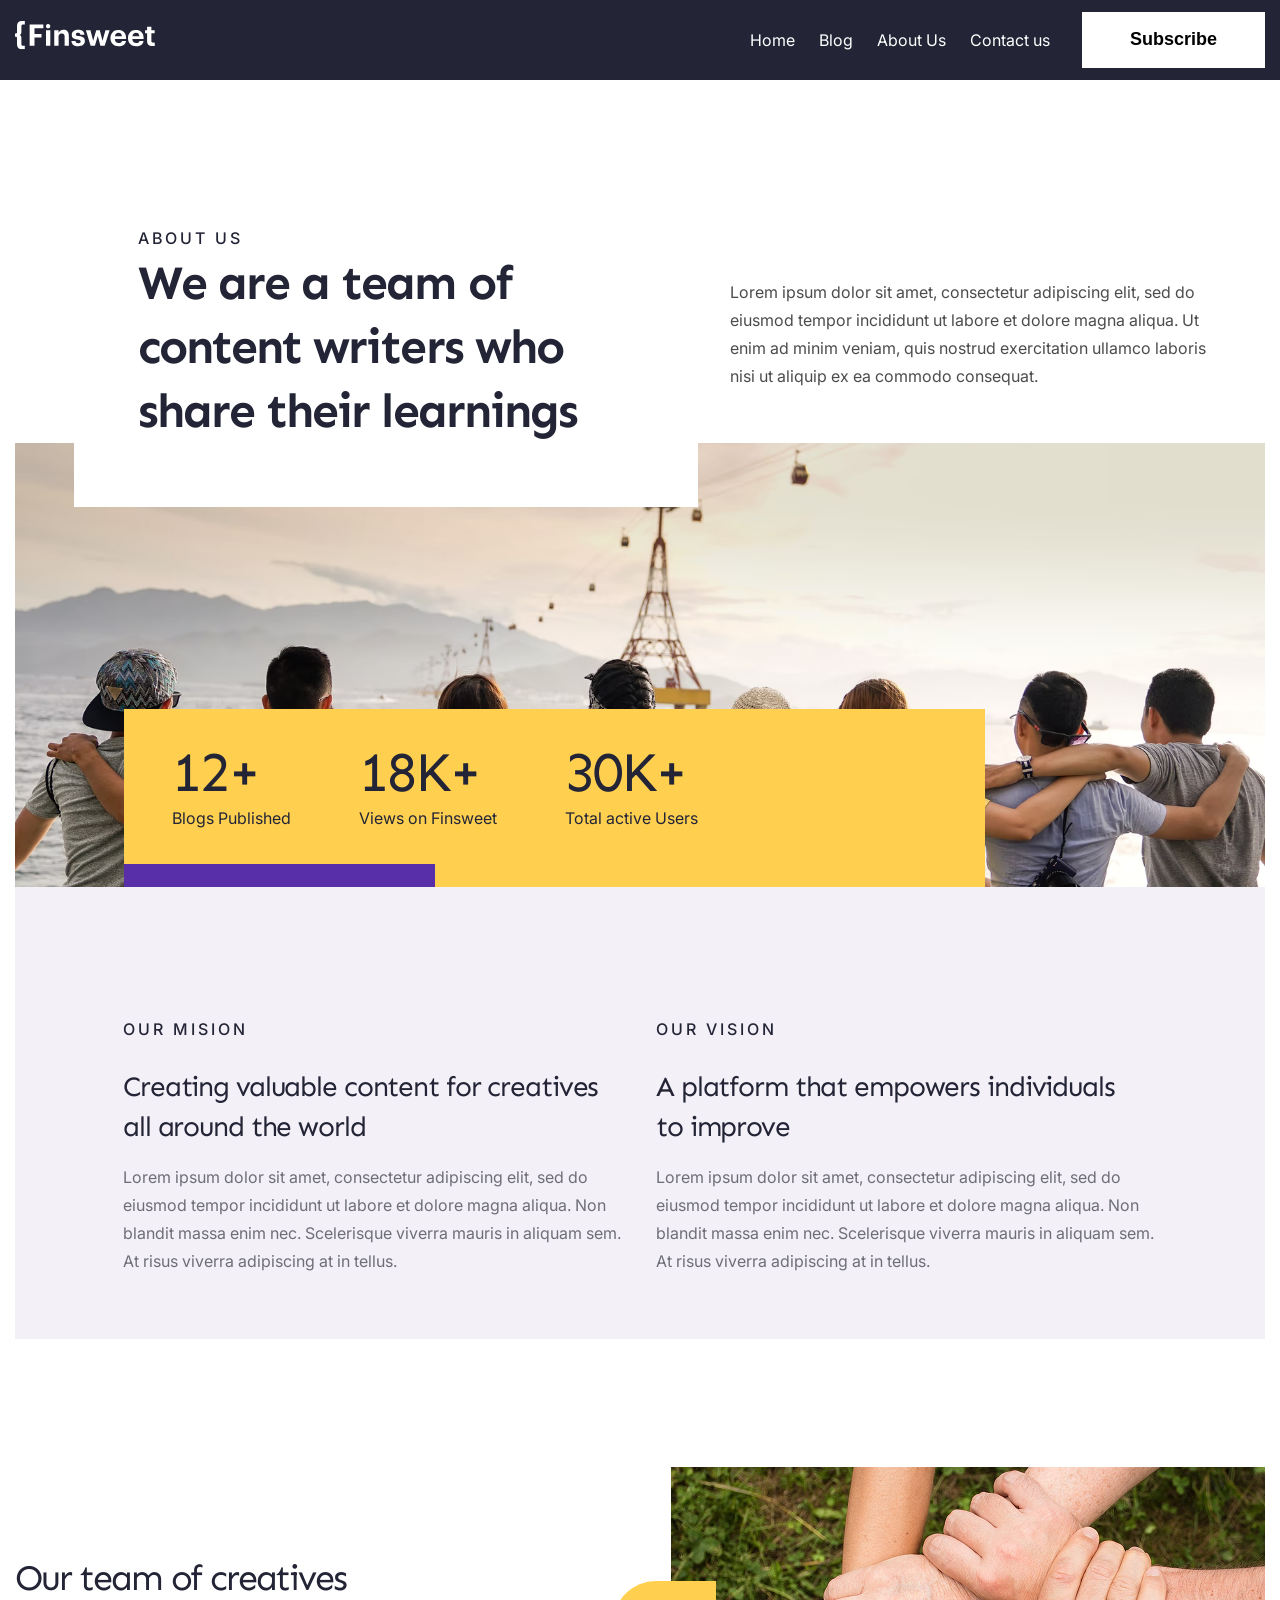
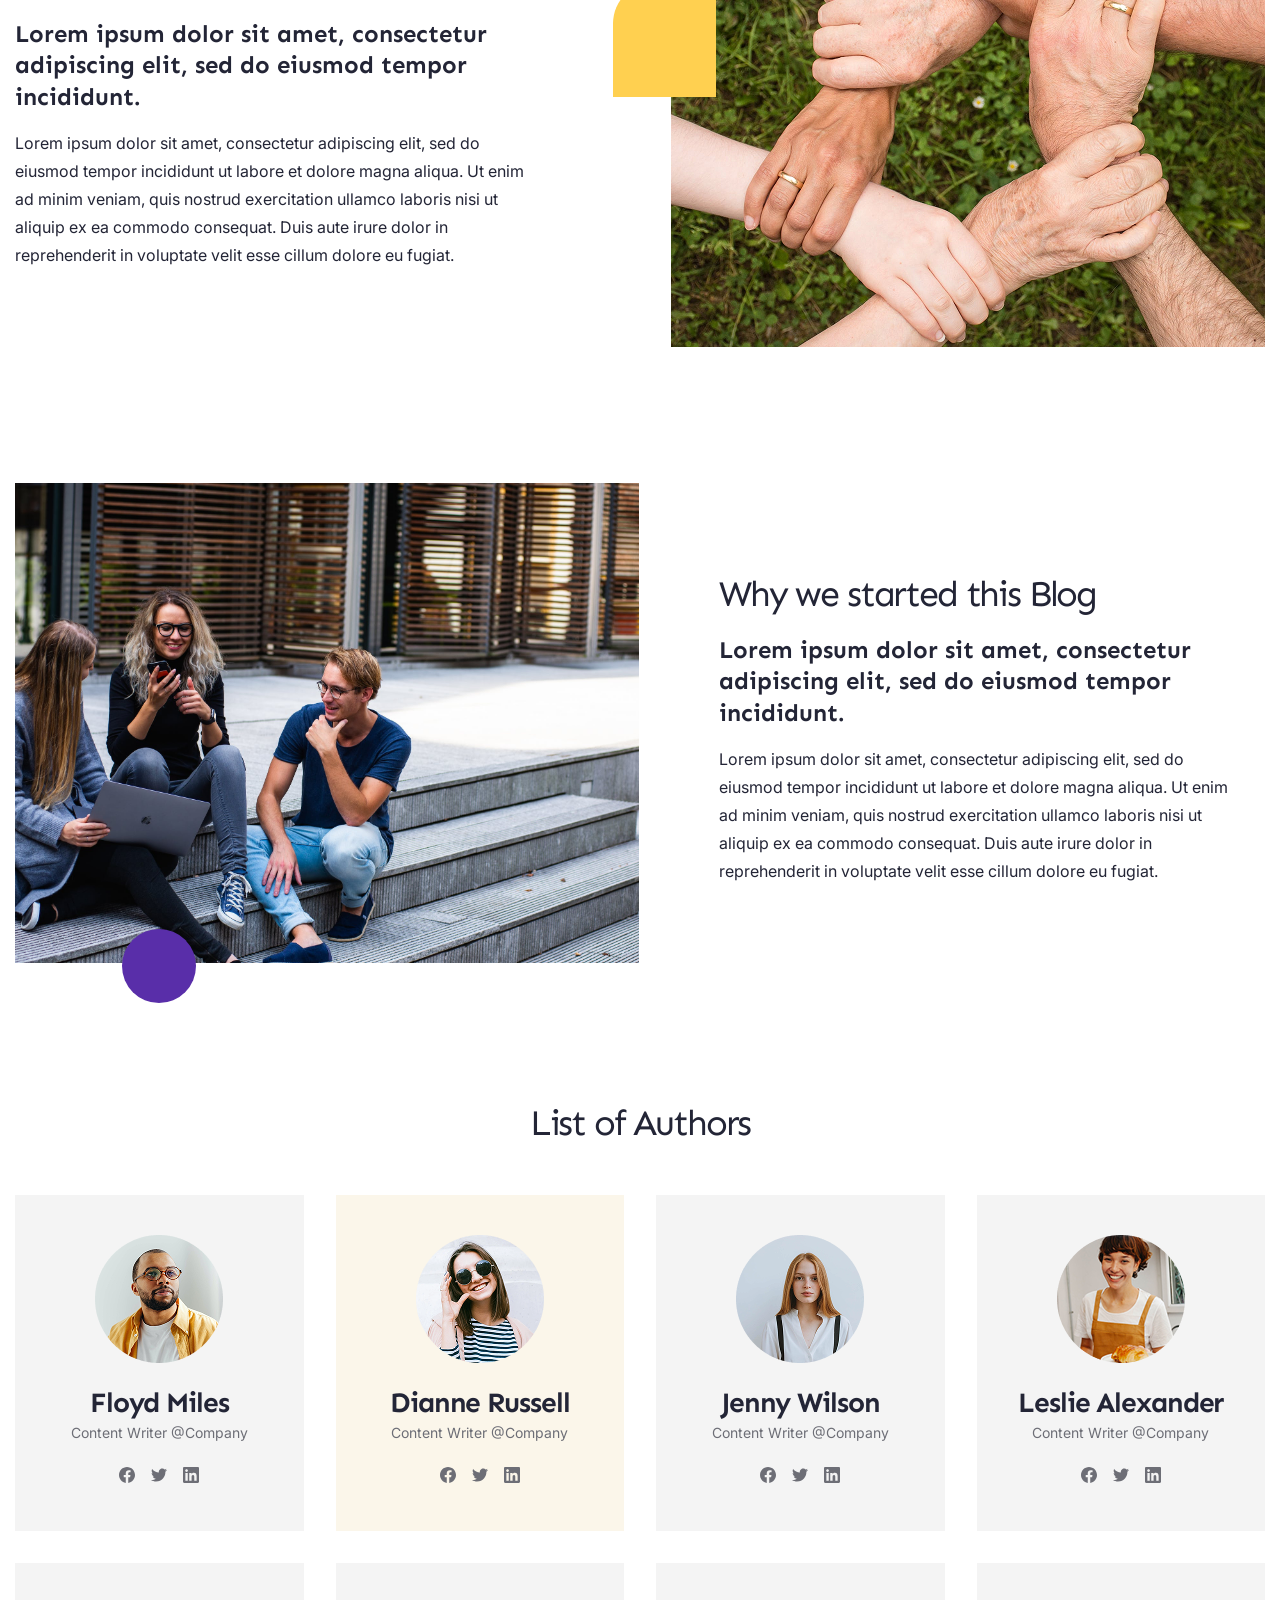
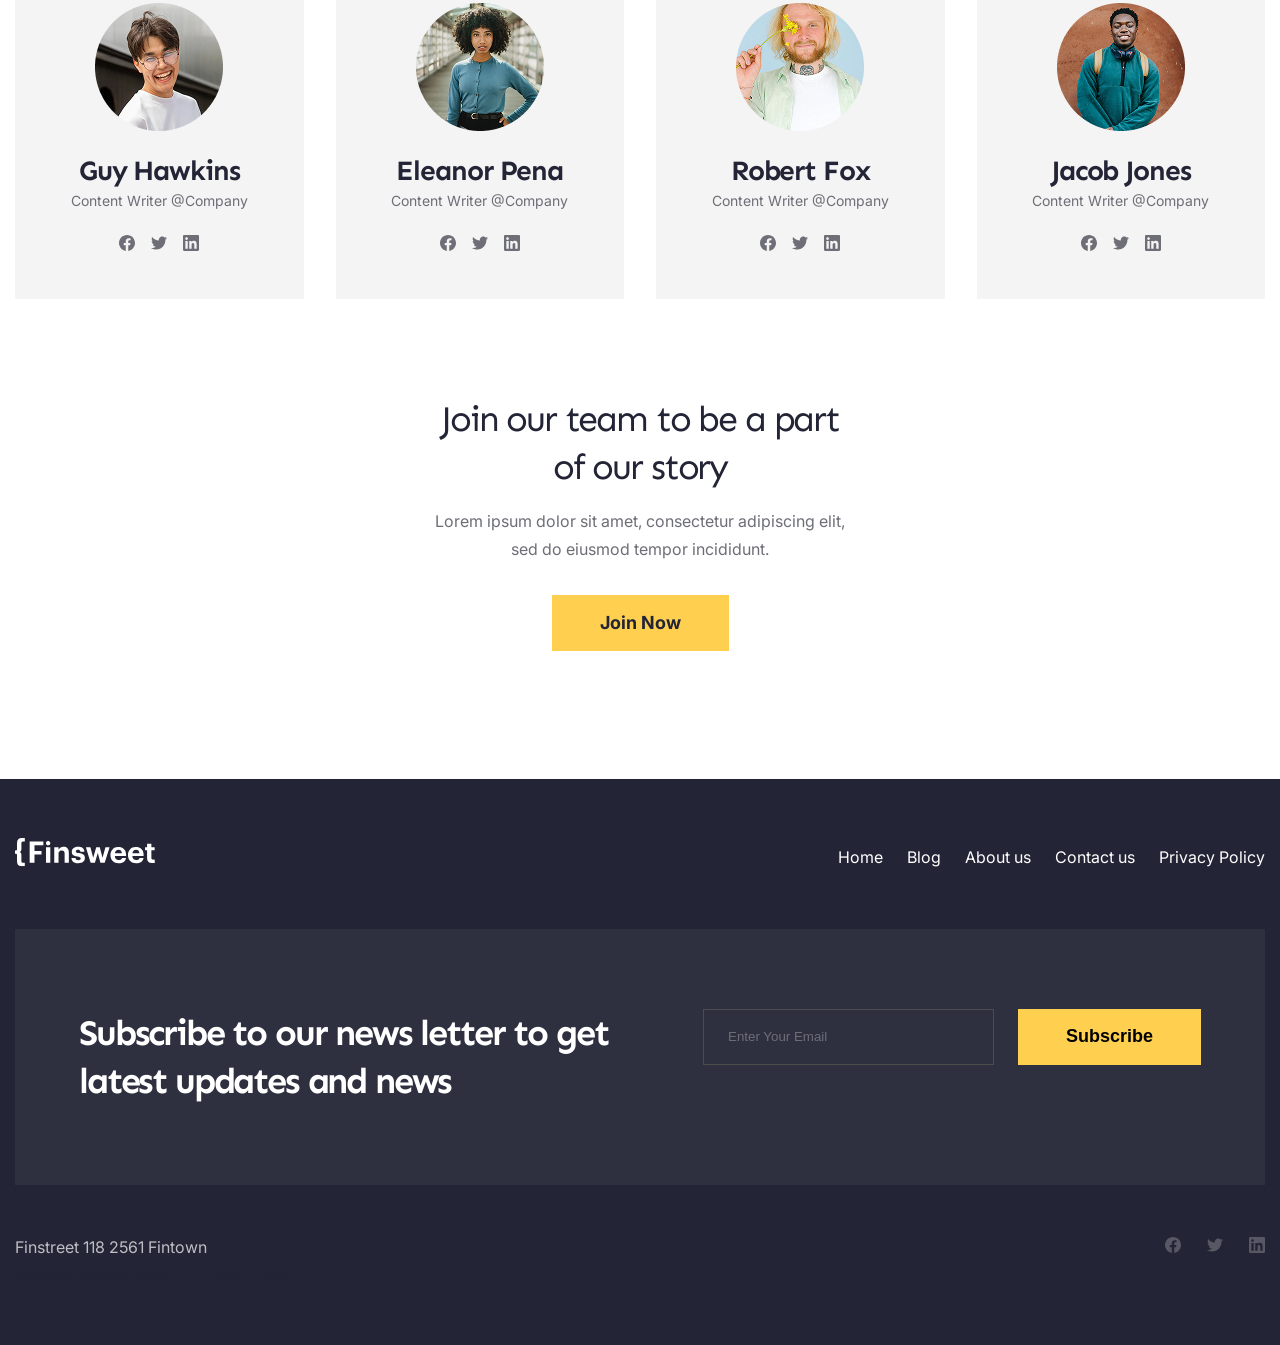
<file: about-us.html>
<!DOCTYPE html>
<html lang="en">

<head>
    <meta charset="UTF-8">
    <meta name="viewport" content="width=device-width, initial-scale=1.0">
    <title>About Us</title>

    <link rel="preconnect" href="https://fonts.googleapis.com">
    <link rel="preconnect" href="https://fonts.gstatic.com" crossorigin>
    <link
        href="https://fonts.googleapis.com/css2?family=Inter:opsz,wght@14..32,100..900&family=Sen:wght@700&display=swap"
        rel="stylesheet">

    <link rel="stylesheet" href="./css/reset.css">
    <link rel="stylesheet" href="./css/style.css">

</head>

<body>

    <div class="wrapper">
        <header class="header">
            <div class="container">
                <a href="https://the-real-webmaster.github.io/finsweet/" class="logo">
                    <img src="./img/logo.svg" alt="" class="logo__img">
                </a>

                <nav class="header__menu">
                    <ul class="header__menu-list">
                        <li class="header__menu-item">
                            <a href="https://the-real-webmaster.github.io/finsweet/" class="header__menu-link">Home</a>
                        </li>
                        <li class="header__menu-item">
                            <a href="https://the-real-webmaster.github.io/finsweet/blog.html" class="header__menu-link">Blog</a>
                        </li>
                        <li class="header__menu-item">
                            <a href="#" class="header__menu-link">About Us</a>
                        </li>
                        <li class="header__menu-item">
                            <a href="https://the-real-webmaster.github.io/finsweet/contact.html" class="header__menu-link">Contact us</a>
                        </li>
                    </ul>
                    <button class="btn header__btn">Subscribe</button>
                </nav>
                <button class="header__menu-btn"><span class="header__menu-line"></span></button>
            </div>
        </header>

        <main class="main">
            <section class="about-us section-wrapper">
                <div class="container">
                    <div class="about-us__first">
                        <div class="about-us__first-inner">
                            <span class="about-us__subtitle">ABOUT US</span>
                            <h1 class="about-us__first-title">We are a team of content writers who share their learnings
                            </h1>
                        </div>
                        <p class="about-us__first-txt">Lorem ipsum dolor sit amet, consectetur adipiscing elit, sed do
                            eiusmod tempor incididunt ut labore et dolore magna aliqua. Ut enim ad minim veniam, quis
                            nostrud exercitation ullamco laboris nisi ut aliquip ex ea commodo consequat.</p>
                    </div>
                    <div class="about-us__second">
                        <div class="about-us__second-inner">
                            <dl class="about-us__list">
                                <div class="about-us__list-item">
                                    <dt class="about-us__list-title">12+</dt>
                                    <dd class="about-us__list-text">Blogs Published</dd>
                                </div>
                                <div class="about-us__list-item">
                                    <dt class="about-us__list-title">18K+</dt>
                                    <dd class="about-us__list-text">Views on Finsweet</dd>
                                </div>
                                <div class="about-us__list-item">
                                    <dt class="about-us__list-title">30K+</dt>
                                    <dd class="about-us__list-text">Total active Users</dd>
                                </div>
                            </dl>
                            <div class="about-us__second-lines lines">
                                <div class="line__yellow"></div>
                                <div class="line__purple"></div>
                            </div>
                        </div>
                    </div>
                    <div class="about-us__third">
                        <div class="about-us__third-one">
                            <span class="about-us__subtitle">Our mision</span>
                            <h2 class="about-us__third-title">Creating valuable content for creatives all around the
                                world</h2>
                            <p class="about-us__third-txt">Lorem ipsum dolor sit amet, consectetur adipiscing elit, sed
                                do eiusmod tempor incididunt ut labore et dolore magna aliqua. Non blandit massa enim
                                nec. Scelerisque viverra mauris in aliquam sem. At risus viverra adipiscing at in
                                tellus.</p>
                        </div>
                        <div class="about-us__third-two">
                            <span class="about-us__subtitle">Our Vision</span>
                            <h2 class="about-us__third-title">A platform that empowers individuals to improve</h2>
                            <p class="about-us__third-txt">Lorem ipsum dolor sit amet, consectetur adipiscing elit, sed
                                do eiusmod tempor incididunt ut labore et dolore magna aliqua. Non blandit massa enim
                                nec. Scelerisque viverra mauris in aliquam sem. At risus viverra adipiscing at in
                                tellus.</p>
                        </div>
                    </div>
                </div>
            </section>

            <section class="our-team section-wrapper">
                <div class="container">
                    <div class="our-team__inner">
                        <div class="our-team__text-wrapper">
                            <h2 class="our-team__title section__title">Our team of creatives</h2>
                            <p class="our-team__text">Lorem ipsum dolor sit amet, consectetur adipiscing elit, sed do eiusmod tempor incididunt.</p>
                            <p class="our-team__subtext">Lorem ipsum dolor sit amet, consectetur adipiscing elit, sed do eiusmod tempor incididunt ut labore et dolore magna aliqua. Ut enim ad minim veniam, quis nostrud exercitation ullamco laboris nisi ut aliquip ex ea commodo consequat. Duis aute irure dolor in reprehenderit in voluptate velit esse cillum dolore eu fugiat.</p>
                        </div>
                        <div class="our-team__img-wrapper"><img src="./img/our-team-1.jpg" alt="" class="our-team__image"></div>
                    </div>
                    <div class="our-team__inner our-team__inner--second">
                        <div class="our-team__image-wrapper"><img src="./img/our-team-2.jpg" alt="" class="our-team__image"></div>
                        <div class="our-team__text-wrapper">
                            <h2 class="our-team__title section__title">Why we started this Blog</h2>
                            <p class="our-team__text">Lorem ipsum dolor sit amet, consectetur adipiscing elit, sed do eiusmod tempor incididunt.</p>
                            <p class="our-team__subtext">Lorem ipsum dolor sit amet, consectetur adipiscing elit, sed do eiusmod tempor incididunt ut labore et dolore magna aliqua. Ut enim ad minim veniam, quis nostrud exercitation ullamco laboris nisi ut aliquip ex ea commodo consequat. Duis aute irure dolor in reprehenderit in voluptate velit esse cillum dolore eu fugiat.</p>
                        </div>
                    </div>
                </div>
            </section>

            <section class="author section-wrapper">
                <div class="container">
                    <h2 class="author__title section__title">List of Authors</h2>
                    <ul class="author__list">
                        <li class="author__list-item">
                            <img src="./img/author-1.png" alt="" class="author__list-image">
                            <a href="#" class="author__list-link">Floyd Miles</a>
                            <p class="author__list-text">Content Writer @Company</p>
                            <ul class="author__socials">
                                <li class="author__socials-item">
                                    <a href="#" target="_blank" rel="noopener noreferrer" class="author__socials-link">
                                        <img src="./img/facebook.svg" alt="" class="author__socials-image">
                                    </a>
                                </li>
                                <li class="author__socials-item">
                                    <a href="#" target="_blank" rel="noopener noreferrer" class="author__socials-link">
                                        <img src="./img/twitter.svg" alt="" class="author__socials-image">
                                    </a>
                                </li>
                                <li class="author__socials-item">
                                    <a href="#" target="_blank" rel="noopener noreferrer" class="author__socials-link">
                                        <img src="./img/linkedin.svg" alt="" class="author__socials-image">
                                    </a>
                                </li>
                            </ul>
                        </li>
                        <li class="author__list-item">
                            <img src="./img/author-2.png" alt="" class="author__list-image">
                            <a href="#" class="author__list-link">Dianne Russell</a>
                            <p class="author__list-text">Content Writer @Company</p>
                            <ul class="author__socials">
                                <li class="author__socials-item">
                                    <a href="#" target="_blank" rel="noopener noreferrer" class="author__socials-link">
                                        <img src="./img/facebook.svg" alt="" class="author__socials-image">
                                    </a>
                                </li>
                                <li class="author__socials-item">
                                    <a href="#" target="_blank" rel="noopener noreferrer" class="author__socials-link">
                                        <img src="./img/twitter.svg" alt="" class="author__socials-image">
                                    </a>
                                </li>
                                <li class="author__socials-item">
                                    <a href="#" target="_blank" rel="noopener noreferrer" class="author__socials-link">
                                        <img src="./img/linkedin.svg" alt="" class="author__socials-image">
                                    </a>
                                </li>
                            </ul>
                        </li>
                        <li class="author__list-item">
                            <img src="./img/author-3.png" alt="" class="author__list-image">
                            <a href="#" class="author__list-link">Jenny Wilson</a>
                            <p class="author__list-text">Content Writer @Company</p>
                            <ul class="author__socials">
                                <li class="author__socials-item">
                                    <a href="#" target="_blank" rel="noopener noreferrer" class="author__socials-link">
                                        <img src="./img/facebook.svg" alt="" class="author__socials-image">
                                    </a>
                                </li>
                                <li class="author__socials-item">
                                    <a href="#" target="_blank" rel="noopener noreferrer" class="author__socials-link">
                                        <img src="./img/twitter.svg" alt="" class="author__socials-image">
                                    </a>
                                </li>
                                <li class="author__socials-item">
                                    <a href="#" target="_blank" rel="noopener noreferrer" class="author__socials-link">
                                        <img src="./img/linkedin.svg" alt="" class="author__socials-image">
                                    </a>
                                </li>
                            </ul>
                        </li>
                        <li class="author__list-item">
                            <img src="./img/author-4.png" alt="" class="author__list-image">
                            <a href="#" class="author__list-link">Leslie Alexander</a>
                            <p class="author__list-text">Content Writer @Company</p>
                            <ul class="author__socials">
                                <li class="author__socials-item">
                                    <a href="#" target="_blank" rel="noopener noreferrer" class="author__socials-link">
                                        <img src="./img/facebook.svg" alt="" class="author__socials-image">
                                    </a>
                                </li>
                                <li class="author__socials-item">
                                    <a href="#" target="_blank" rel="noopener noreferrer" class="author__socials-link">
                                        <img src="./img/twitter.svg" alt="" class="author__socials-image">
                                    </a>
                                </li>
                                <li class="author__socials-item">
                                    <a href="#" target="_blank" rel="noopener noreferrer" class="author__socials-link">
                                        <img src="./img/linkedin.svg" alt="" class="author__socials-image">
                                    </a>
                                </li>
                            </ul>
                        </li>
                        <li class="author__list-item">
                            <img src="./img/author-5.png" alt="" class="author__list-image">
                            <a href="#" class="author__list-link">Guy Hawkins</a>
                            <p class="author__list-text">Content Writer @Company</p>
                            <ul class="author__socials">
                                <li class="author__socials-item">
                                    <a href="#" target="_blank" rel="noopener noreferrer" class="author__socials-link">
                                        <img src="./img/facebook.svg" alt="" class="author__socials-image">
                                    </a>
                                </li>
                                <li class="author__socials-item">
                                    <a href="#" target="_blank" rel="noopener noreferrer" class="author__socials-link">
                                        <img src="./img/twitter.svg" alt="" class="author__socials-image">
                                    </a>
                                </li>
                                <li class="author__socials-item">
                                    <a href="#" target="_blank" rel="noopener noreferrer" class="author__socials-link">
                                        <img src="./img/linkedin.svg" alt="" class="author__socials-image">
                                    </a>
                                </li>
                            </ul>
                        </li>
                        <li class="author__list-item">
                            <img src="./img/author-6.png" alt="" class="author__list-image">
                            <a href="#" class="author__list-link">Eleanor Pena</a>
                            <p class="author__list-text">Content Writer @Company</p>
                            <ul class="author__socials">
                                <li class="author__socials-item">
                                    <a href="#" target="_blank" rel="noopener noreferrer" class="author__socials-link">
                                        <img src="./img/facebook.svg" alt="" class="author__socials-image">
                                    </a>
                                </li>
                                <li class="author__socials-item">
                                    <a href="#" target="_blank" rel="noopener noreferrer" class="author__socials-link">
                                        <img src="./img/twitter.svg" alt="" class="author__socials-image">
                                    </a>
                                </li>
                                <li class="author__socials-item">
                                    <a href="#" target="_blank" rel="noopener noreferrer" class="author__socials-link">
                                        <img src="./img/linkedin.svg" alt="" class="author__socials-image">
                                    </a>
                                </li>
                            </ul>
                        </li>
                        <li class="author__list-item">
                            <img src="./img/author-7.png" alt="" class="author__list-image">
                            <a href="#" class="author__list-link">Robert Fox</a>
                            <p class="author__list-text">Content Writer @Company</p>
                            <ul class="author__socials">
                                <li class="author__socials-item">
                                    <a href="#" target="_blank" rel="noopener noreferrer" class="author__socials-link">
                                        <img src="./img/facebook.svg" alt="" class="author__socials-image">
                                    </a>
                                </li>
                                <li class="author__socials-item">
                                    <a href="#" target="_blank" rel="noopener noreferrer" class="author__socials-link">
                                        <img src="./img/twitter.svg" alt="" class="author__socials-image">
                                    </a>
                                </li>
                                <li class="author__socials-item">
                                    <a href="#" target="_blank" rel="noopener noreferrer" class="author__socials-link">
                                        <img src="./img/linkedin.svg" alt="" class="author__socials-image">
                                    </a>
                                </li>
                            </ul>
                        </li>
                        <li class="author__list-item">
                            <img src="./img/author-8.png" alt="" class="author__list-image">
                            <a href="#" class="author__list-link">Jacob Jones</a>
                            <p class="author__list-text">Content Writer @Company</p>
                            <ul class="author__socials">
                                <li class="author__socials-item">
                                    <a href="#" target="_blank" rel="noopener noreferrer" class="author__socials-link">
                                        <img src="./img/facebook.svg" alt="" class="author__socials-image">
                                    </a>
                                </li>
                                <li class="author__socials-item">
                                    <a href="#" target="_blank" rel="noopener noreferrer" class="author__socials-link">
                                        <img src="./img/twitter.svg" alt="" class="author__socials-image">
                                    </a>
                                </li>
                                <li class="author__socials-item">
                                    <a href="#" target="_blank" rel="noopener noreferrer" class="author__socials-link">
                                        <img src="./img/linkedin.svg" alt="" class="author__socials-image">
                                    </a>
                                </li>
                            </ul>
                        </li>
                    </ul>
                </div>
            </section>

            <section class="join section-wrapper">
                <div class="container">
                    <div class="join__inner">
                        <h2 class="join__title section__title">Join our team to be a part of our story</h2>
                        <p class="join__text">Lorem ipsum dolor sit amet, consectetur adipiscing elit, sed do eiusmod
                            tempor incididunt.</p>
                        <a href="#" class="join__btn btn">Join Now</a>
                    </div>
                </div>
            </section>
        </main>

        <footer class="footer">
            <div class="container">
                <nav class="footer__nav">
                    <a href="https://the-real-webmaster.github.io/finsweet/" class="logo">
                        <img src="./img/logo.svg" alt="" class="logo__img">
                    </a>
                    <ul class="footer__nav-list">
                        <li class="footer__nav-item">
                            <a href="https://the-real-webmaster.github.io/finsweet/" class="footer__nav-link">Home</a>
                        </li>
                        <li class="footer__nav-item">
                            <a href="https://the-real-webmaster.github.io/finsweet/blog.html" class="footer__nav-link">Blog</a>
                        </li>
                        <li class="footer__nav-item">
                            <a href="#" class="footer__nav-link">About us</a>
                        </li>
                        <li class="footer__nav-item">
                            <a href="https://the-real-webmaster.github.io/finsweet/contact.html" class="footer__nav-link">Contact us</a>
                        </li>
                        <li class="footer__nav-item">
                            <a href="https://the-real-webmaster.github.io/finsweet/privacy-policy.html" class="footer__nav-link">Privacy Policy</a>
                        </li>
                    </ul>
                </nav>

                <div class="footer__inner">
                    <span class="title footer__inner-title">Subscribe to our news letter to get latest updates and
                        news</span>
                    <form action="" class="footer__form">
                        <input type="email" name="user-email" placeholder="Enter Your Email" class="footer__form-input">
                        <button type="submit" class="btn footer__btn">Subscribe</button>
                    </form>
                </div>

                <div class="footer__contact">
                    <div class="footer__contact-text">
                        <p class="footer__contact-desc">Finstreet 118 2561 Fintown</p>
                        <a href="mailto:Hello@finsweet.com" class="footer__contact-link">Hello@finsweet.com</a>
                        <a href="tel:02079932905" class="footer__contact-link">020 7993 2905</a>
                    </div>

                    <div class="footer__contact-social">
                        <ul class="footer__contact-list">
                            <li class="footer__contact-item">
                                <a href="#" class="footer__contact-link">
                                    <img src="./img/facebook.svg" alt="" class="footer__contact-img">
                                </a>
                            </li>
                            <li class="footer__contact-item">
                                <a href="#" class="footer__contact-link">
                                    <img src="./img/twitter.svg" alt="" class="footer__contact-img">
                                </a>
                            </li>
                            <li class="footer__contact-item">
                                <a href="#" class="footer__contact-link">
                                    <img src="./img/linkedin.svg" alt="" class="footer__contact-img">
                                </a>
                            </li>
                        </ul>
                    </div>
                </div>
            </div>
        </footer>
    </div>

    <script src="./js/main.js"></script>
</body>

</html>
</file>
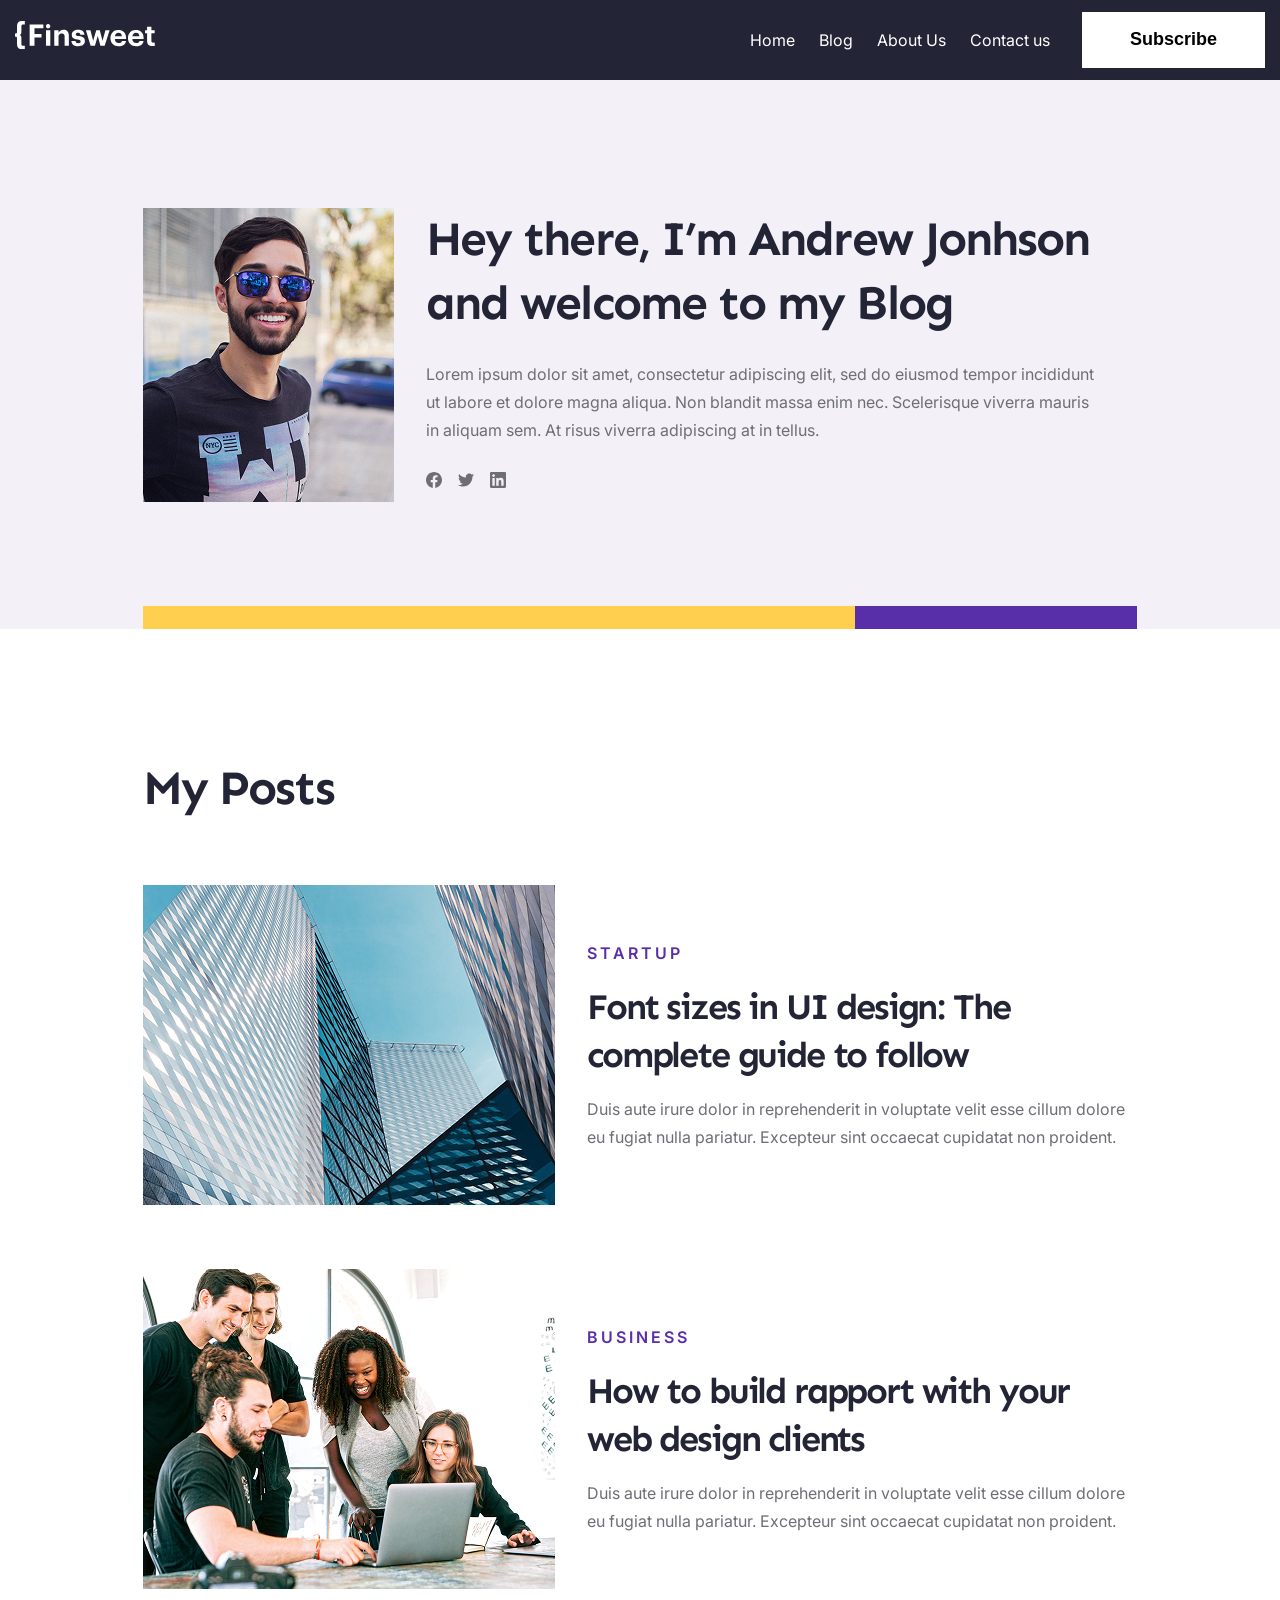
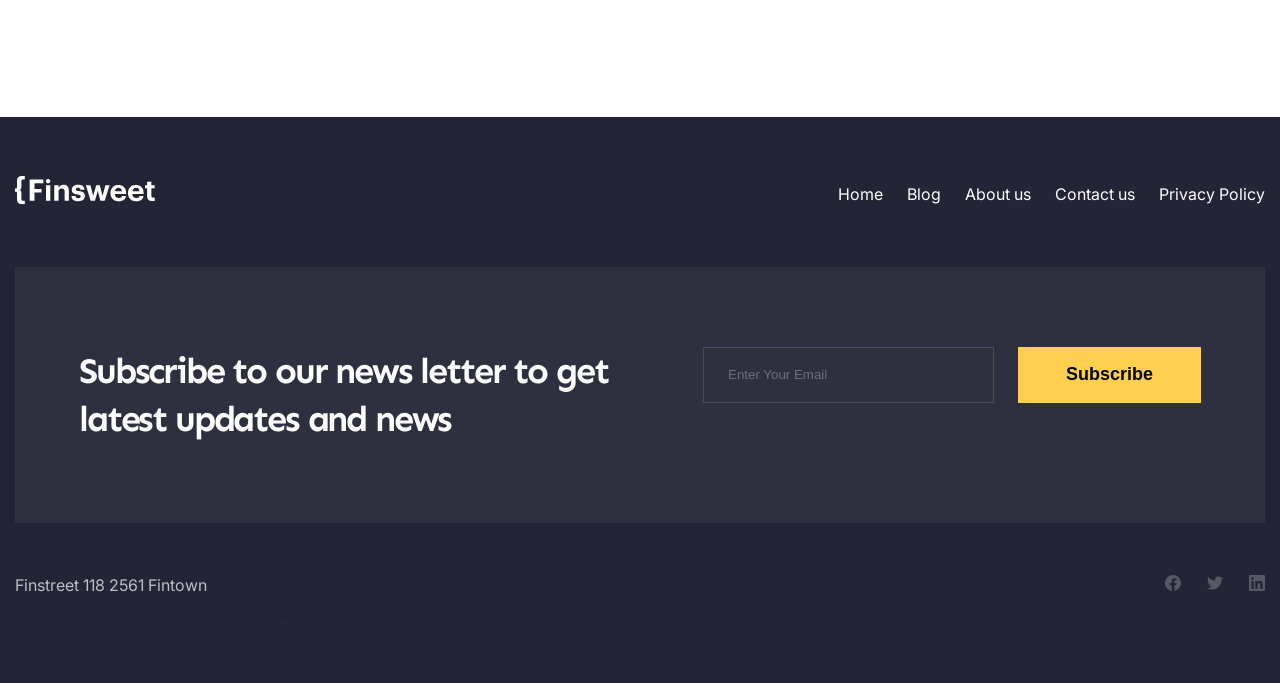
<file: author.html>
<!DOCTYPE html>
<html lang="en">

<head>
    <meta charset="UTF-8">
    <meta name="viewport" content="width=device-width, initial-scale=1.0">
    <title>Category</title>

    <link rel="preconnect" href="https://fonts.googleapis.com">
    <link rel="preconnect" href="https://fonts.gstatic.com" crossorigin>
    <link
        href="https://fonts.googleapis.com/css2?family=Inter:opsz,wght@14..32,100..900&family=Sen:wght@700&display=swap"
        rel="stylesheet">

    <link rel="stylesheet" href="./css/reset.css">
    <link rel="stylesheet" href="./css/style.css">

</head>

<body>

    <div class="wrapper">
        <header class="header">
            <div class="container">
                <a href="https://the-real-webmaster.github.io/finsweet/" class="logo">
                    <img src="./img/logo.svg" alt="" class="logo__img">
                </a>

                <nav class="header__menu">
                    <ul class="header__menu-list">
                        <li class="header__menu-item">
                            <a href="https://the-real-webmaster.github.io/finsweet/" class="header__menu-link">Home</a>
                        </li>
                        <li class="header__menu-item">
                            <a href="https://the-real-webmaster.github.io/finsweet/blog.html" class="header__menu-link">Blog</a>
                        </li>
                        <li class="header__menu-item">
                            <a href="https://the-real-webmaster.github.io/finsweet/about-us.html" class="header__menu-link">About Us</a>
                        </li>
                        <li class="header__menu-item">
                            <a href="https://the-real-webmaster.github.io/finsweet/contact.html" class="header__menu-link">Contact us</a>
                        </li>
                    </ul>
                    <button class="btn header__btn">Subscribe</button>
                </nav>
                <button class="header__menu-btn"><span class="header__menu-line"></span></button>
            </div>
        </header>

        <main class="main">
            <section class="author-post section-wrapper">
                <div class="container">
                    <div class="author__inner">
                        <img src="./img/author-icon.jpg" alt="" class="author__image">
                        <div class="author__text">
                            <h1 class="author__text-title">Hey there, I’m Andrew Jonhson and welcome to my Blog</h1>
                            <p class="author__text-desc">Lorem ipsum dolor sit amet, consectetur adipiscing elit, sed do eiusmod tempor incididunt ut labore et dolore magna aliqua. Non blandit massa enim nec. Scelerisque viverra mauris in aliquam sem. At risus viverra adipiscing at in tellus.</p>
                            <ul class="author__text-list">
                                <li class="author__text-list-item">
                                    <a href="#" target="_blank" rel="noopener noreferrer" class="author__text-list-link">
                                        <img src="./img/facebook.svg" alt="" class="author__text-list-icon">
                                    </a>
                                </li>
                                <li class="author__text-list-item">
                                    <a href="#" target="_blank" rel="noopener noreferrer" class="author__text-list-link">
                                        <img src="./img/twitter.svg" alt="" class="author__text-list-icon">
                                    </a>
                                </li>
                                <li class="author__text-list-item">
                                    <a href="#" target="_blank" rel="noopener noreferrer" class="author__text-list-link">
                                        <img src="./img/linkedin.svg" alt="" class="author__text-list-icon">
                                    </a>
                                </li>
                            </ul>
                        </div>
                        
                    </div>
                    <div class="author__lines lines">
                        <div class="line__yellow"></div>
                        <div class="line__purple"></div>
                    </div>
                </div>
            </section>

            <section class="my-posts section-wrapper">
                <div class="container">
                    <h2 class="my-posts__title">My Posts</h2>
                    <ul class="all-posts__list my-posts__list">
                        <li class="all-posts__list-item">
                            <article class="posts-card">
                                <img src="./img/my-post-1.jpg" alt="" class="posts-card__image posts-card__image--second">
                                <div class="posts-card__inner">
                                    <a href="#" class="posts__card-category">Startup</a>
                                    <h3 class="posts-card__title"><a href="#" class="posts__card-link">Font sizes in UI design: The complete guide to follow</a></h3>
                                    <p class="posts-card__desc">Duis aute irure dolor in reprehenderit in voluptate velit esse cillum dolore eu fugiat nulla pariatur. Excepteur sint occaecat cupidatat non proident.</p>
                                </div>
                            </article>
                        </li>
                        <li class="all-posts__list-item">
                            <article class="posts-card my-posts__card">
                                <img src="./img/my-post-2.jpg" alt="" class="posts-card__image posts-card__image--second">
                                <div class="posts-card__inner">
                                    <a href="#" class="posts__card-category">BUSINESS</a>
                                    <h3 class="posts-card__title"><a href="#" class="posts__card-link">How to build rapport with your web design clients</a></h3>
                                    <p class="posts-card__desc">Duis aute irure dolor in reprehenderit in voluptate velit esse cillum dolore eu fugiat nulla pariatur. Excepteur sint occaecat cupidatat non proident.</p>
                                </div>
                            </article>
                        </li>
                    </ul>
                </div>
            </section>
        </main>

        <footer class="footer">
            <div class="container">
                <nav class="footer__nav">
                    <a href="https://the-real-webmaster.github.io/finsweet/" class="logo">
                        <img src="./img/logo.svg" alt="" class="logo__img">
                    </a>
                    <ul class="footer__nav-list">
                        <li class="footer__nav-item">
                            <a href="https://the-real-webmaster.github.io/finsweet/" class="footer__nav-link">Home</a>
                        </li>
                        <li class="footer__nav-item">
                            <a href="https://the-real-webmaster.github.io/finsweet/blog.html" class="footer__nav-link">Blog</a>
                        </li>
                        <li class="footer__nav-item">
                            <a href="https://the-real-webmaster.github.io/finsweet/about-us.html" class="footer__nav-link">About us</a>
                        </li>
                        <li class="footer__nav-item">
                            <a href="https://the-real-webmaster.github.io/finsweet/contact.html" class="footer__nav-link">Contact us</a>
                        </li>
                        <li class="footer__nav-item">
                            <a href="https://the-real-webmaster.github.io/finsweet/privacy-policy.html" class="footer__nav-link">Privacy Policy</a>
                        </li>
                    </ul>
                </nav>

                <div class="footer__inner">
                    <span class="title footer__inner-title">Subscribe to our news letter to get latest updates and
                        news</span>
                    <form action="" class="footer__form">
                        <input type="email" name="user-email" placeholder="Enter Your Email" class="footer__form-input">
                        <button type="submit" class="btn footer__btn">Subscribe</button>
                    </form>
                </div>

                <div class="footer__contact">
                    <div class="footer__contact-text">
                        <p class="footer__contact-desc">Finstreet 118 2561 Fintown</p>
                        <a href="mailto:Hello@finsweet.com" class="footer__contact-link">Hello@finsweet.com</a>
                        <a href="tel:02079932905" class="footer__contact-link">020 7993 2905</a>
                    </div>

                    <div class="footer__contact-social">
                        <ul class="footer__contact-list">
                            <li class="footer__contact-item">
                                <a href="#" class="footer__contact-link">
                                    <img src="./img/facebook.svg" alt="" class="footer__contact-img">
                                </a>
                            </li>
                            <li class="footer__contact-item">
                                <a href="#" class="footer__contact-link">
                                    <img src="./img/twitter.svg" alt="" class="footer__contact-img">
                                </a>
                            </li>
                            <li class="footer__contact-item">
                                <a href="#" class="footer__contact-link">
                                    <img src="./img/linkedin.svg" alt="" class="footer__contact-img">
                                </a>
                            </li>
                        </ul>
                    </div>
                </div>
            </div>
        </footer>
    </div>

    <script src="./js/main.js"></script>
</body>

</html>
</file>
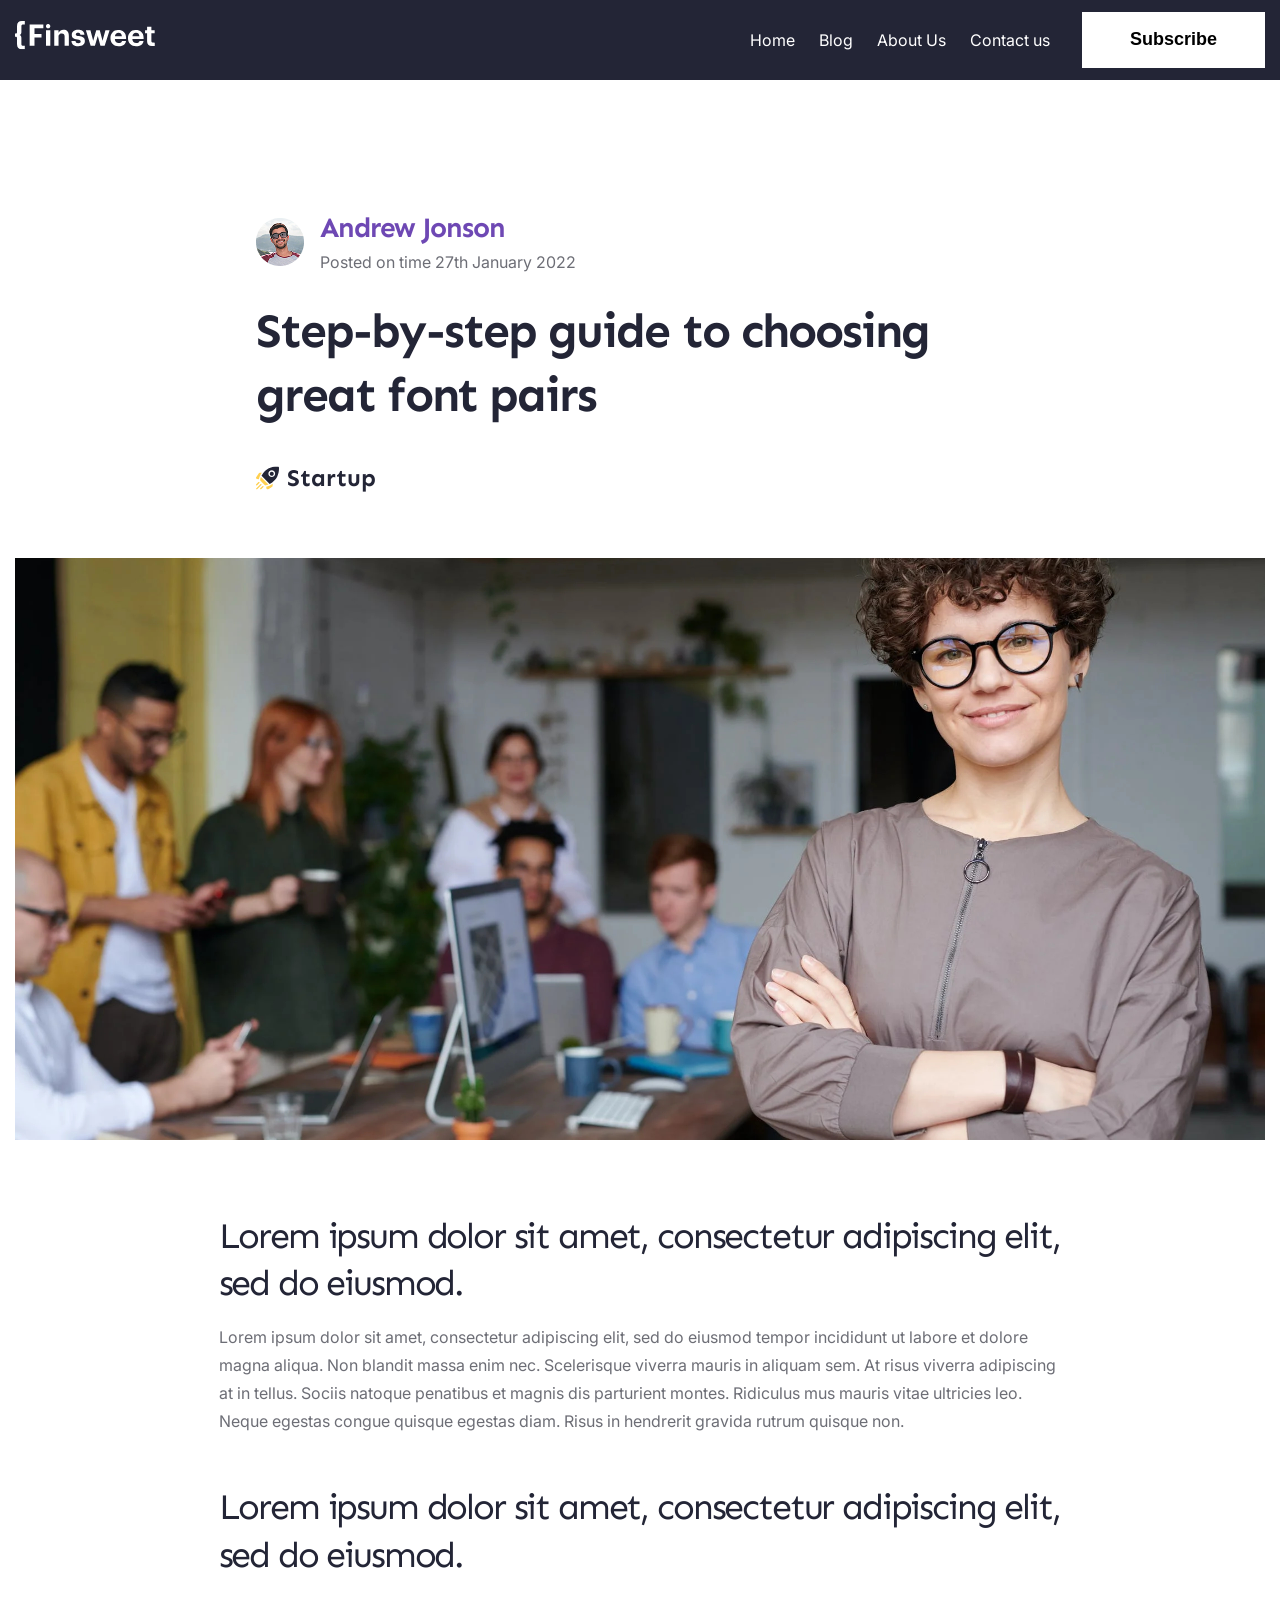
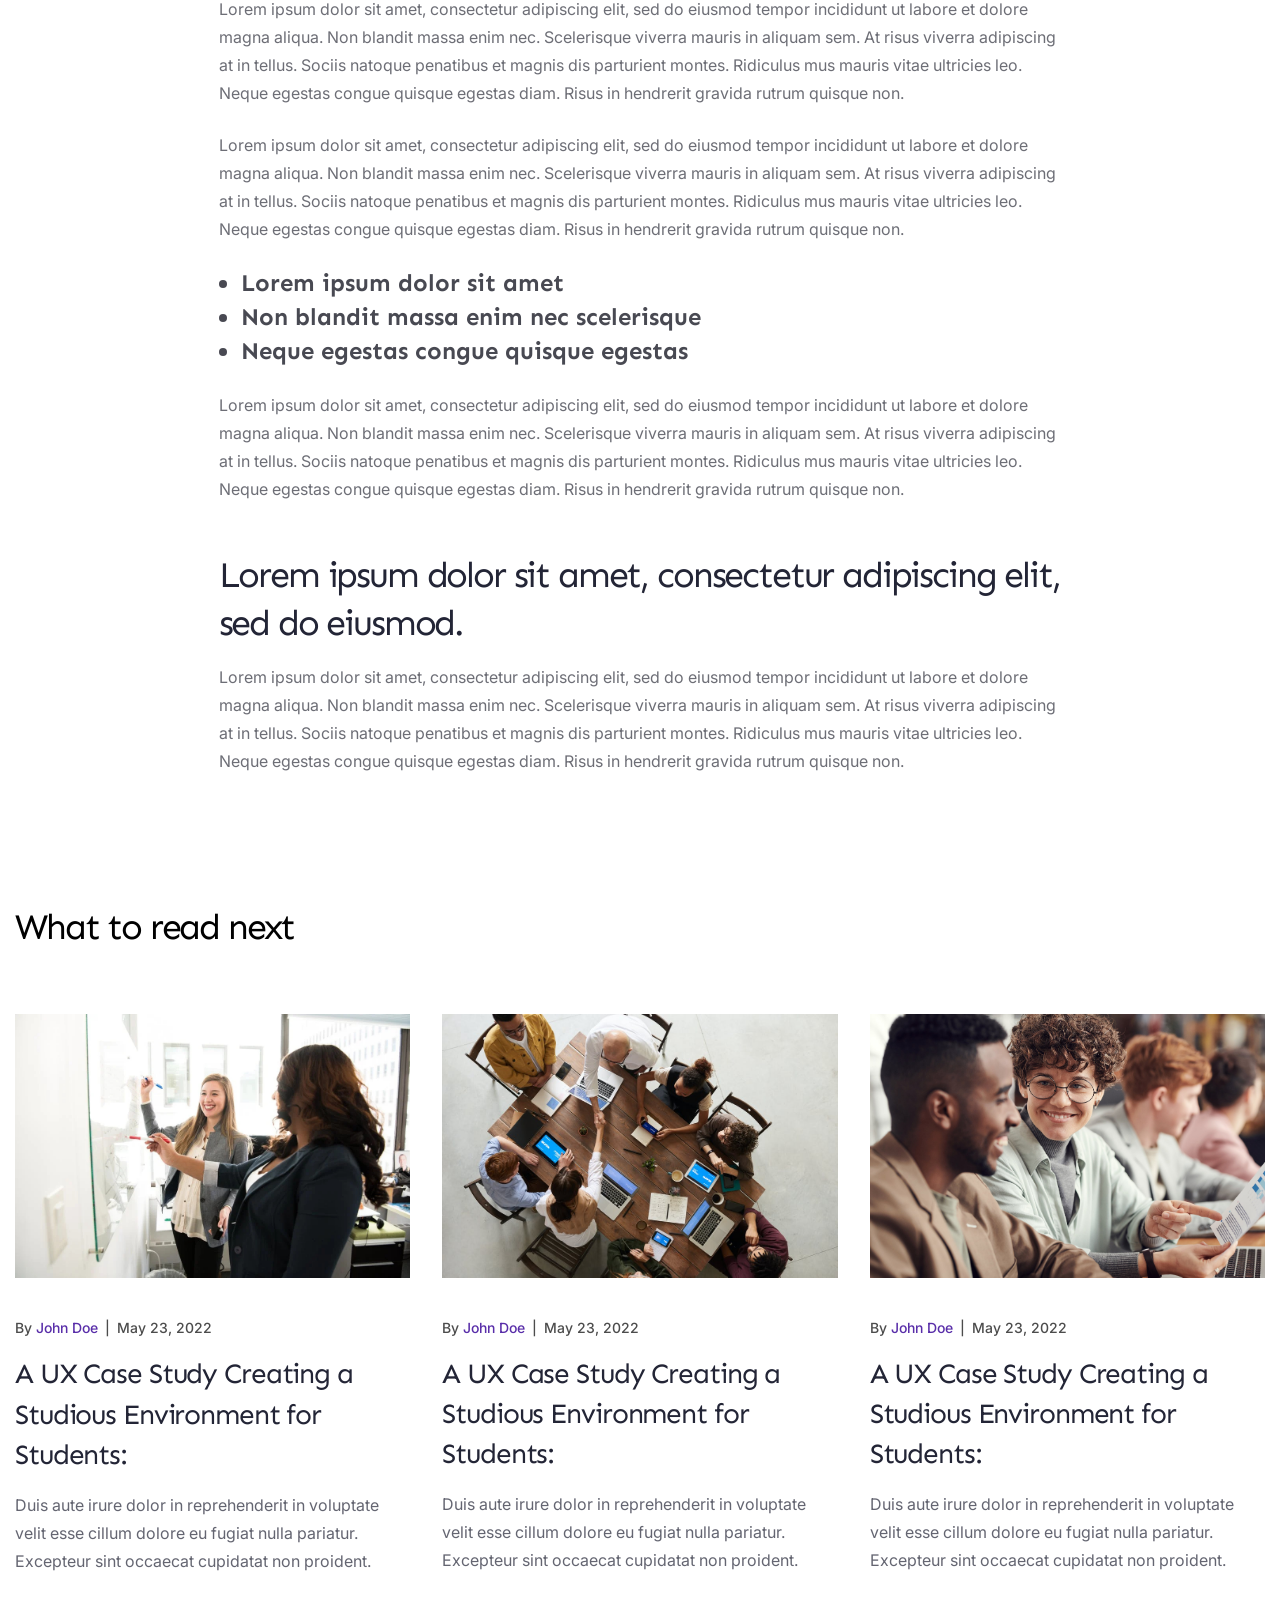
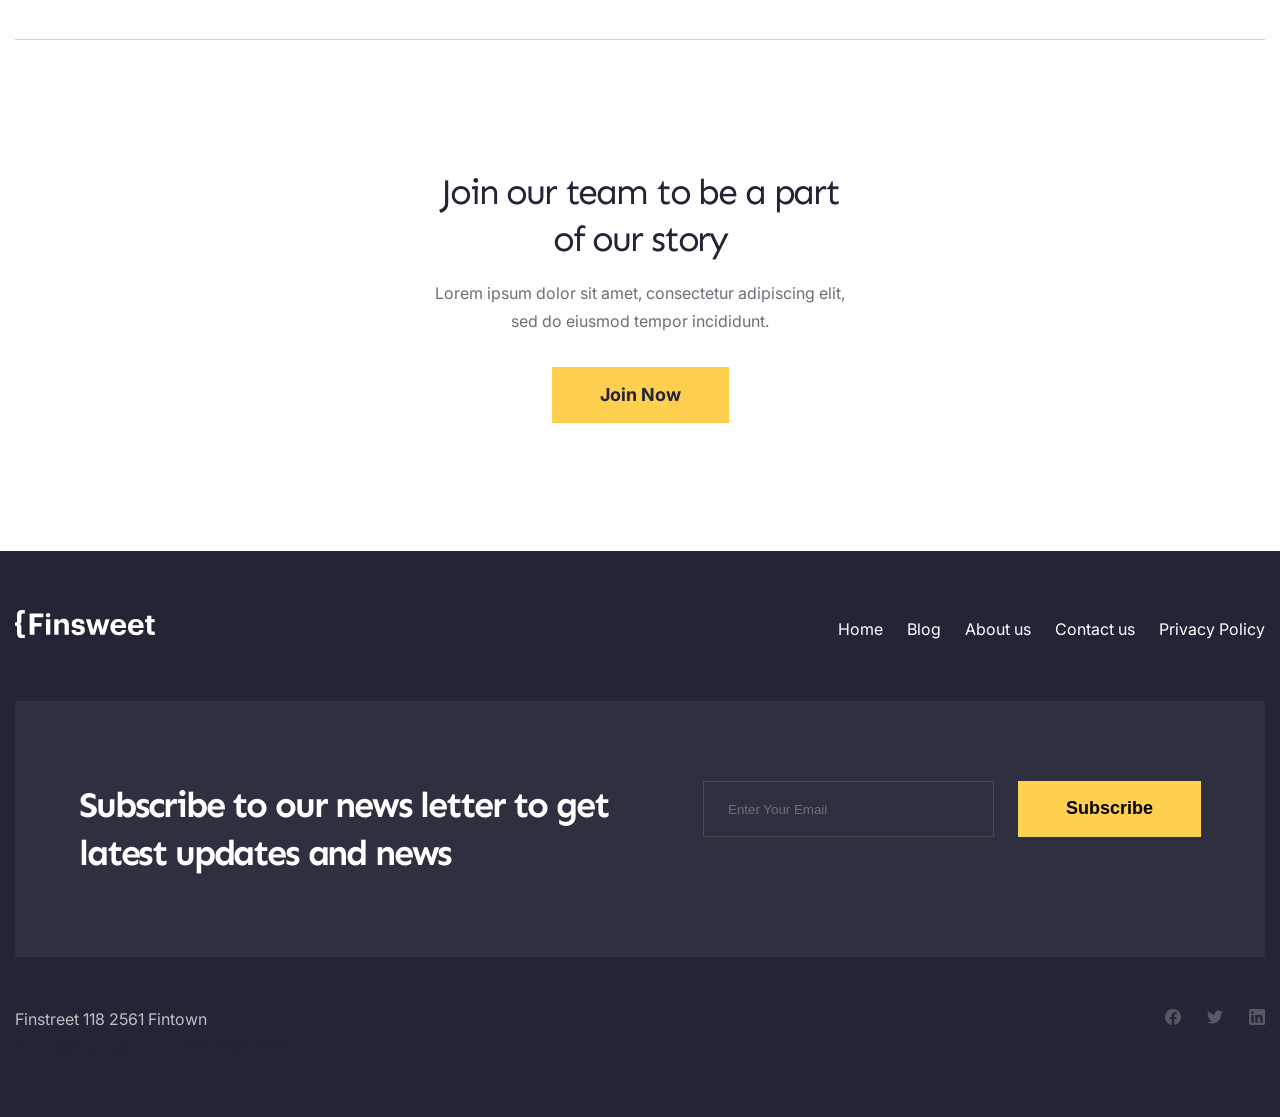
<file: blog-post.html>
<!DOCTYPE html>
<html lang="en">

<head>
    <meta charset="UTF-8">
    <meta name="viewport" content="width=device-width, initial-scale=1.0">
    <title>Blog post</title>

    <link rel="preconnect" href="https://fonts.googleapis.com">
    <link rel="preconnect" href="https://fonts.gstatic.com" crossorigin>
    <link
        href="https://fonts.googleapis.com/css2?family=Inter:opsz,wght@14..32,100..900&family=Sen:wght@700&display=swap"
        rel="stylesheet">

    <link rel="stylesheet" href="./css/reset.css">
    <link rel="stylesheet" href="./css/style.css">

</head>

<body>

    <div class="wrapper">
        <header class="header">
            <div class="container">
                <a href="https://the-real-webmaster.github.io/finsweet/" class="logo">
                    <img src="./img/logo.svg" alt="" class="logo__img">
                </a>

                <nav class="header__menu">
                    <ul class="header__menu-list">
                        <li class="header__menu-item">
                            <a href="https://the-real-webmaster.github.io/finsweet/" class="header__menu-link">Home</a>
                        </li>
                        <li class="header__menu-item">
                            <a href="https://the-real-webmaster.github.io/finsweet/blog.html" class="header__menu-link">Blog</a>
                        </li>
                        <li class="header__menu-item">
                            <a href="https://the-real-webmaster.github.io/finsweet/about-us.html" class="header__menu-link">About Us</a>
                        </li>
                        <li class="header__menu-item">
                            <a href="https://the-real-webmaster.github.io/finsweet/contact.html" class="header__menu-link">Contact us</a>
                        </li>
                    </ul>
                    <button class="btn header__btn">Subscribe</button>
                </nav>
                <button class="header__menu-btn"><span class="header__menu-line"></span></button>
            </div>
        </header>

        <main class="main">
            <section class="blog-post section-wrapper">
                <div class="container">
                    <article class="blog-post__inner-wrapper">
                        <div class="blog-post__first">
                            <div class="blog-post__first-inner">
                                <img src="./img/blog-post-user.png" alt="" class="blog-post__first-image">
                                <div class="blog-post__first__text">
                                    <a href="#" class="blog-post__first-link">Andrew Jonson</a>
                                    <p class="blog-post__first-txt">Posted on time <time datetime="2022-01-27"
                                            class="blog-post__first-date">27th January 2022</time></p>
                                </div>
                            </div>
                            <h1 class="blog-post__title">Step-by-step guide to choosing great font pairs</h1>
                            <a href="#" class="blog-post__category">
                                <img src="./img/choose-startup.svg" alt="" class="blog-post__category-image">
                                Startup
                            </a>
                        </div>
                        <img src="./img/blog-post.jpg" alt="" class="blog-post__image">
                        <div class="blog-post__second">
                            <div class="blog-post__second-item">
                                <h2 class="blog-post__second-title section__title">Lorem ipsum dolor sit amet,
                                    consectetur adipiscing elit, sed do eiusmod.</h2>
                                <p class="blog-post__second-text">Lorem ipsum dolor sit amet, consectetur adipiscing
                                    elit, sed do eiusmod tempor incididunt ut labore et dolore magna aliqua. Non blandit
                                    massa enim nec. Scelerisque viverra mauris in aliquam sem. At risus viverra
                                    adipiscing at in tellus. Sociis natoque penatibus et magnis dis parturient montes.
                                    Ridiculus mus mauris vitae ultricies leo. Neque egestas congue quisque egestas diam.
                                    Risus in hendrerit gravida rutrum quisque non.</p>
                            </div>
                            <div class="blog-post__second-item">
                                <h2 class="blog-post__second-title section__title">Lorem ipsum dolor sit amet,
                                    consectetur adipiscing elit, sed do eiusmod.</h2>
                                <p class="blog-post__second-text blog-post__second-txt">Lorem ipsum dolor sit amet,
                                    consectetur adipiscing
                                    elit, sed do eiusmod tempor incididunt ut labore et dolore magna aliqua. Non blandit
                                    massa enim nec. Scelerisque viverra mauris in aliquam sem. At risus viverra
                                    adipiscing at in tellus. Sociis natoque penatibus et magnis dis parturient montes.
                                    Ridiculus mus mauris vitae ultricies leo. Neque egestas congue quisque egestas diam.
                                    Risus in hendrerit gravida rutrum quisque non.</p>
                                <p class="blog-post__second-text blog-post__second-txt">Lorem ipsum dolor sit amet,
                                    consectetur adipiscing
                                    elit, sed do eiusmod tempor incididunt ut labore et dolore magna aliqua. Non blandit
                                    massa enim nec. Scelerisque viverra mauris in aliquam sem. At risus viverra
                                    adipiscing at in tellus. Sociis natoque penatibus et magnis dis parturient montes.
                                    Ridiculus mus mauris vitae ultricies leo. Neque egestas congue quisque egestas diam.
                                    Risus in hendrerit gravida rutrum quisque non.</p>

                                <ul class="blog-post__second-list">
                                    <li class="blog-post__second-element">Lorem ipsum dolor sit amet</li>
                                    <li class="blog-post__second-element">Non blandit massa enim nec scelerisque</li>
                                    <li class="blog-post__second-element">Neque egestas congue quisque egestas</li>
                                </ul>
                                <p class="blog-post__second-text">Lorem ipsum dolor sit amet, consectetur adipiscing
                                    elit, sed do eiusmod tempor incididunt ut labore et dolore magna aliqua. Non blandit
                                    massa enim nec. Scelerisque viverra mauris in aliquam sem. At risus viverra
                                    adipiscing at in tellus. Sociis natoque penatibus et magnis dis parturient montes.
                                    Ridiculus mus mauris vitae ultricies leo. Neque egestas congue quisque egestas diam.
                                    Risus in hendrerit gravida rutrum quisque non.</p>
                            </div>
                            <div class="blog-post__second-item">
                                <h2 class="blog-post__second-title section__title">Lorem ipsum dolor sit amet,
                                    consectetur adipiscing elit, sed do eiusmod.</h2>
                                <p class="blog-post__second-text">Lorem ipsum dolor sit amet, consectetur adipiscing
                                    elit, sed do eiusmod tempor incididunt ut labore et dolore magna aliqua. Non blandit
                                    massa enim nec. Scelerisque viverra mauris in aliquam sem. At risus viverra
                                    adipiscing at in tellus. Sociis natoque penatibus et magnis dis parturient montes.
                                    Ridiculus mus mauris vitae ultricies leo. Neque egestas congue quisque egestas diam.
                                    Risus in hendrerit gravida rutrum quisque non.</p>
                            </div>
                        </div>

                    </article>
                </div>
            </section>

            <section class="read-next section-wrapper">
                <div class="container">
                    <h2 class="read-next__title section__title">What to read next</h2>
                    <ul class="read-next__list">
                        <li class="read-next__list-item">
                            <article class="read-next__post">
                                <img src="./img/posts-1.jpg" alt="" class="read-next__post-image">
                                <p class="featured__info">By <a href="#" class="featured__info-link">John Doe</a> |
                                    <time datetime="2022-05-23" class="featured__info-date">May 23, 2022 </time></p>
                                <h3 class="read-next__post-title"><a href="#" class="read-next__post-link">A UX Case Study Creating a Studious Environment for
                                    Students:</a></h3>
                                <p class="read-next__post-text">Duis aute irure dolor in reprehenderit in voluptate
                                    velit esse cillum dolore eu fugiat nulla pariatur. Excepteur sint occaecat cupidatat
                                    non proident.</p>
                            </article>
                        </li>
                        <li class="read-next__list-item">
                            <article class="read-next__post">
                                <img src="./img/posts-2.jpg" alt="" class="read-next__post-image">
                                <p class="featured__info">By <a href="#" class="featured__info-link">John Doe</a> |
                                    <time datetime="2022-05-23" class="featured__info-date">May 23, 2022 </time></p>
                                <h3 class="read-next__post-title"><a href="#" class="read-next__post-link">A UX Case Study Creating a Studious Environment for
                                    Students:</a></h3>
                                <p class="read-next__post-text">Duis aute irure dolor in reprehenderit in voluptate
                                    velit esse cillum dolore eu fugiat nulla pariatur. Excepteur sint occaecat cupidatat
                                    non proident.</p>
                            </article>
                        </li>
                        <li class="read-next__list-item">
                            <article class="read-next__post">
                                <img src="./img/posts-3.jpg" alt="" class="read-next__post-image">
                                <p class="featured__info">By <a href="#" class="featured__info-link">John Doe</a> |
                                    <time datetime="2022-05-23" class="featured__info-date">May 23, 2022 </time></p>
                                <h3 class="read-next__post-title"><a href="#" class="read-next__post-link">A UX Case Study Creating a Studious Environment for
                                    Students:</a></h3>
                                <p class="read-next__post-text">Duis aute irure dolor in reprehenderit in voluptate
                                    velit esse cillum dolore eu fugiat nulla pariatur. Excepteur sint occaecat cupidatat
                                    non proident.</p>
                            </article>
                        </li>
                    </ul>
                </div>
            </section>

            <section class="join section-wrapper">
                <div class="container">
                    <div class="join__inner">
                        <h2 class="join__title section__title">Join our team to be a part of our story</h2>
                        <p class="join__text">Lorem ipsum dolor sit amet, consectetur adipiscing elit, sed do eiusmod
                            tempor incididunt.</p>
                        <a href="#" class="join__btn btn">Join Now</a>
                    </div>
                </div>
            </section>
        </main>

        <footer class="footer">
            <div class="container">
                <nav class="footer__nav">
                    <a href="https://the-real-webmaster.github.io/finsweet/" class="logo">
                        <img src="./img/logo.svg" alt="" class="logo__img">
                    </a>
                    <ul class="footer__nav-list">
                        <li class="footer__nav-item">
                            <a href="https://the-real-webmaster.github.io/finsweet/" class="footer__nav-link">Home</a>
                        </li>
                        <li class="footer__nav-item">
                            <a href="https://the-real-webmaster.github.io/finsweet/blog.html" class="footer__nav-link">Blog</a>
                        </li>
                        <li class="footer__nav-item">
                            <a href="https://the-real-webmaster.github.io/finsweet/about-us.html" class="footer__nav-link">About us</a>
                        </li>
                        <li class="footer__nav-item">
                            <a href="https://the-real-webmaster.github.io/finsweet/contact.html" class="footer__nav-link">Contact us</a>
                        </li>
                        <li class="footer__nav-item">
                            <a href="https://the-real-webmaster.github.io/finsweet/privacy-policy.html" class="footer__nav-link">Privacy Policy</a>
                        </li>
                    </ul>
                </nav>

                <div class="footer__inner">
                    <span class="title footer__inner-title">Subscribe to our news letter to get latest updates and
                        news</span>
                    <form action="" class="footer__form">
                        <input type="email" name="user-email" placeholder="Enter Your Email" class="footer__form-input">
                        <button type="submit" class="btn footer__btn">Subscribe</button>
                    </form>
                </div>

                <div class="footer__contact">
                    <div class="footer__contact-text">
                        <p class="footer__contact-desc">Finstreet 118 2561 Fintown</p>
                        <a href="mailto:Hello@finsweet.com" class="footer__contact-link">Hello@finsweet.com</a>
                        <a href="tel:02079932905" class="footer__contact-link">020 7993 2905</a>
                    </div>

                    <div class="footer__contact-social">
                        <ul class="footer__contact-list">
                            <li class="footer__contact-item">
                                <a href="#" class="footer__contact-link">
                                    <img src="./img/facebook.svg" alt="" class="footer__contact-img">
                                </a>
                            </li>
                            <li class="footer__contact-item">
                                <a href="#" class="footer__contact-link">
                                    <img src="./img/twitter.svg" alt="" class="footer__contact-img">
                                </a>
                            </li>
                            <li class="footer__contact-item">
                                <a href="#" class="footer__contact-link">
                                    <img src="./img/linkedin.svg" alt="" class="footer__contact-img">
                                </a>
                            </li>
                        </ul>
                    </div>
                </div>
            </div>
        </footer>
    </div>

    <script src="./js/main.js"></script>
</body>

</html>
</file>
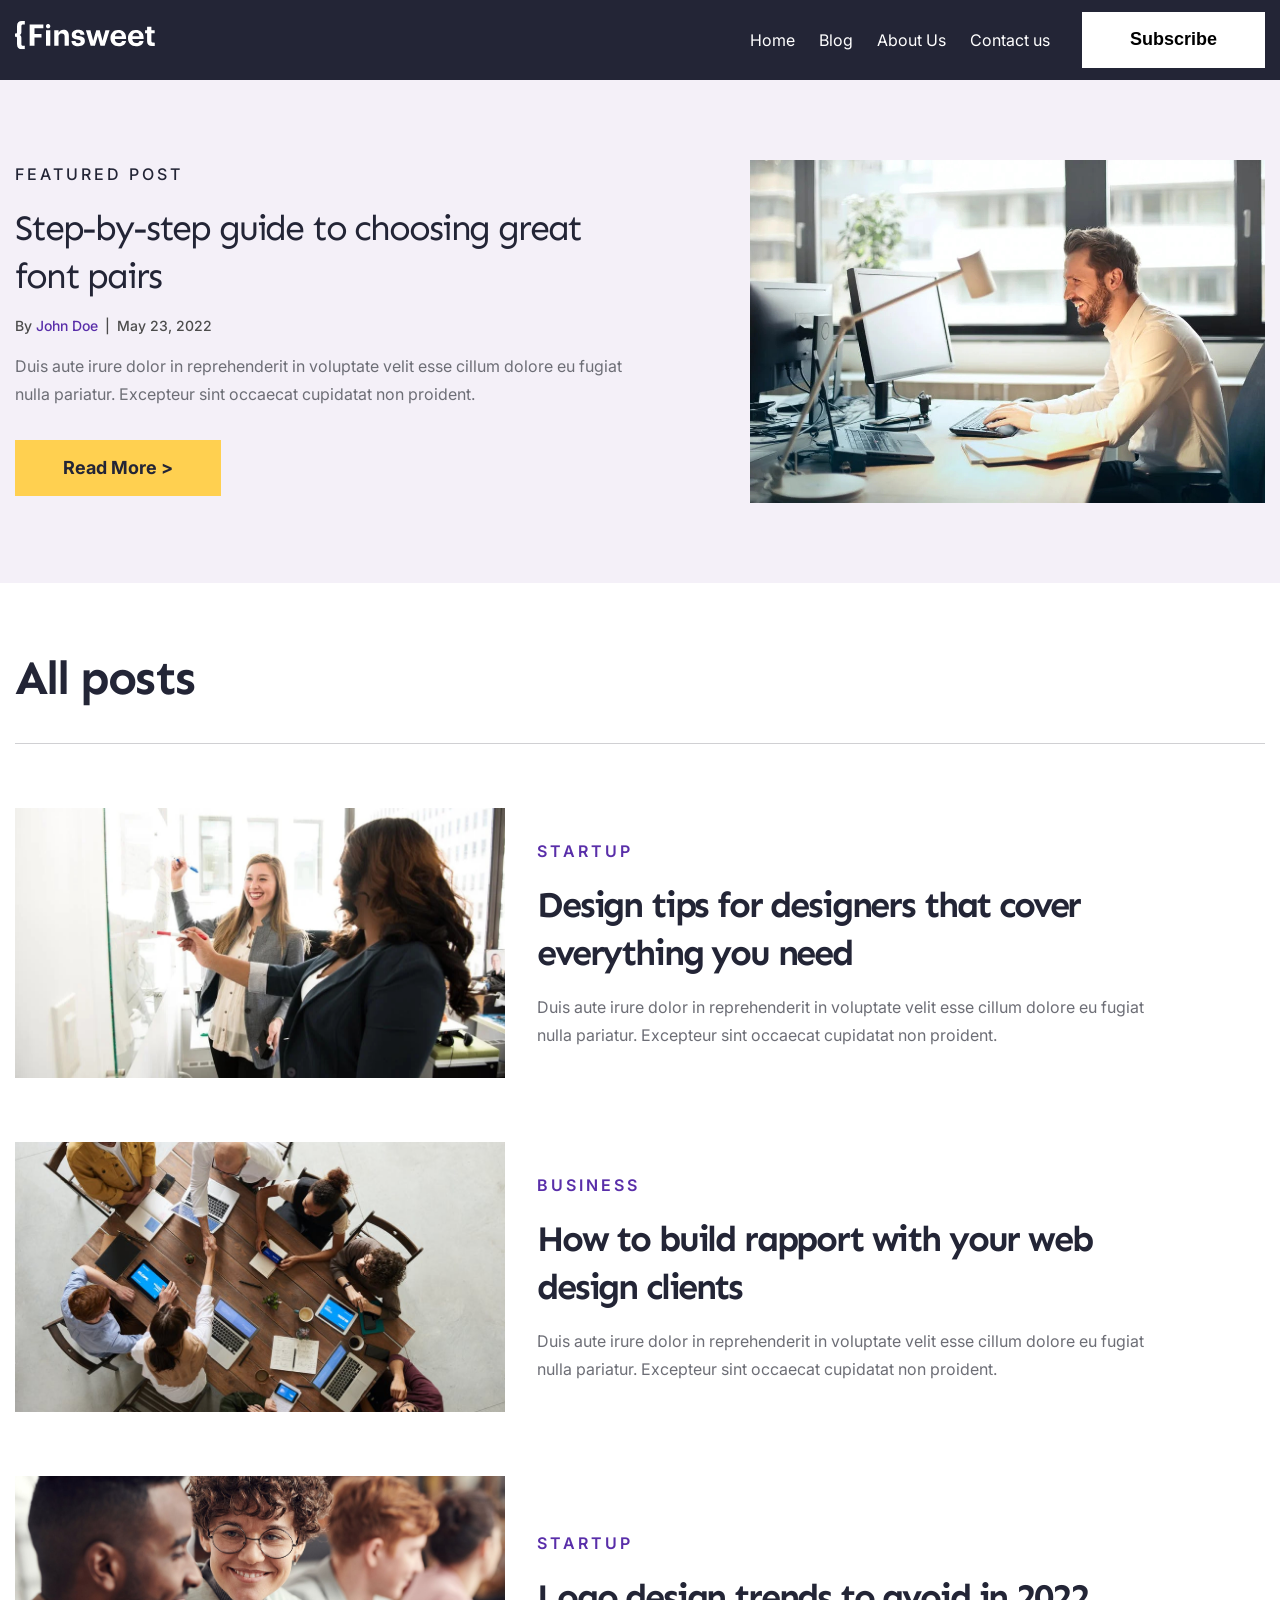
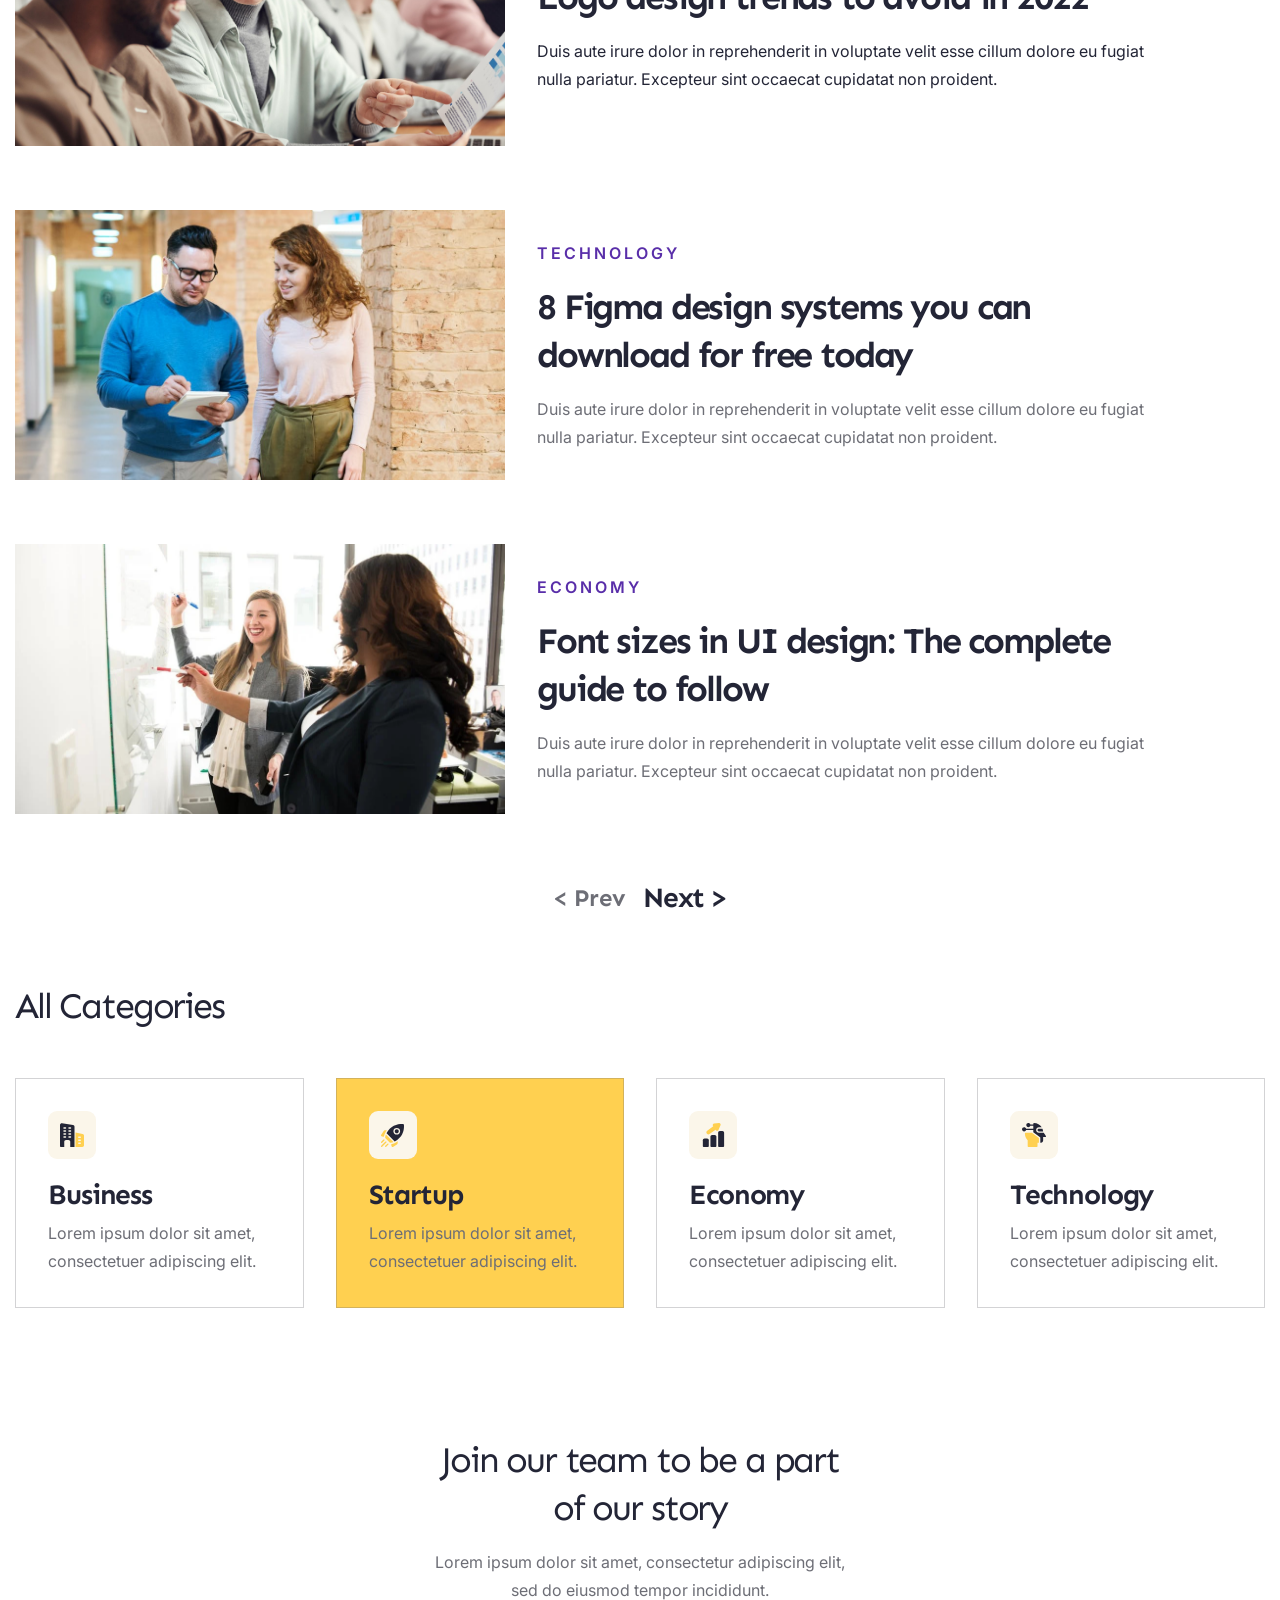
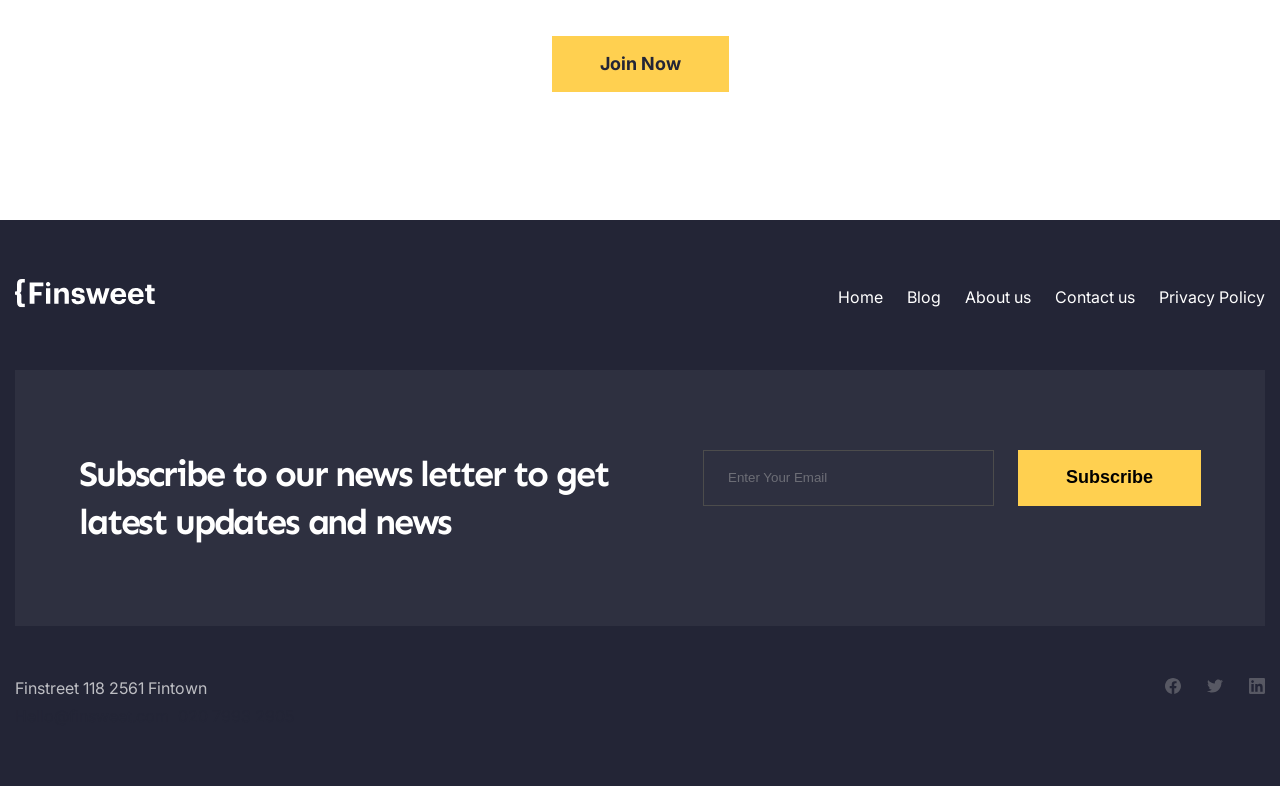
<file: blog.html>
<!DOCTYPE html>
<html lang="en">

<head>
    <meta charset="UTF-8">
    <meta name="viewport" content="width=device-width, initial-scale=1.0">
    <title>Blog</title>

    <link rel="preconnect" href="https://fonts.googleapis.com">
    <link rel="preconnect" href="https://fonts.gstatic.com" crossorigin>
    <link
        href="https://fonts.googleapis.com/css2?family=Inter:opsz,wght@14..32,100..900&family=Sen:wght@700&display=swap"
        rel="stylesheet">

    <link rel="stylesheet" href="./css/reset.css">
    <link rel="stylesheet" href="./css/style.css">

</head>

<body>

    <div class="wrapper">
        <header class="header">
            <div class="container">
                <a href="https://the-real-webmaster.github.io/finsweet/" class="logo">
                    <img src="./img/logo.svg" alt="" class="logo__img">
                </a>

                <nav class="header__menu">
                    <ul class="header__menu-list">
                        <li class="header__menu-item">
                            <a href="https://the-real-webmaster.github.io/finsweet/" class="header__menu-link">Home</a>
                        </li>
                        <li class="header__menu-item">
                            <a href="#" class="header__menu-link">Blog</a>
                        </li>
                        <li class="header__menu-item">
                            <a href="https://the-real-webmaster.github.io/finsweet/about-us.html" class="header__menu-link">About Us</a>
                        </li>
                        <li class="header__menu-item">
                            <a href="https://the-real-webmaster.github.io/finsweet/contact.html" class="header__menu-link">Contact us</a>
                        </li>
                    </ul>
                    <button class="btn header__btn">Subscribe</button>
                </nav>
                <button class="header__menu-btn"><span class="header__menu-line"></span></button>
            </div>
        </header>

        <main class="main">
            <section class="featured-post section-wrapper section-wrapper--second">
                <div class="container">
                    <div class="featured-post__inner">
                        <span class="featured-post__subtitle">Featured Post</span>
                        <h1 class="featured-post__title section__title">Step-by-step guide to choosing great font pairs</h1>
                        <p class="featured__info">By <a href="#" class="featured__info-link">John Doe</a> | <time
                                datetime="2022-05-23" class="featured__info-date">May 23, 2022 </time></p>
                        <p class="featured-post__text">Duis aute irure dolor in reprehenderit in voluptate velit esse cillum dolore eu fugiat nulla pariatur. Excepteur sint occaecat cupidatat non proident.</p>
                        <a href="#" class="featured-post__btn btn">Read More ></a>       
                    </div>
                    <img src="./img/featured-post.jpg" alt="" class="featured-post__image">
                </div>
            </section>


            <section class="all-post ssection-wrapper section-wrapper--second">
                <div class="container">
                    <h2 class="all-posts__title">All posts</h2>
                    <ul class="all-posts__list">
                        <li class="all-posts__list-item">
                            <article class="posts-card">
                                <img src="./img/posts-1.jpg" alt="" class="posts-card__image">
                                <div class="posts-card__inner">
                                    <a href="#" class="posts__card-category">Startup</a>
                                    <h3 class="posts-card__title"><a href="#" class="posts__card-link">Design tips for designers that cover everything you need</a></h3>
                                    <p class="posts-card__desc">Duis aute irure dolor in reprehenderit in voluptate velit esse cillum dolore eu fugiat nulla pariatur. Excepteur sint occaecat cupidatat non proident.</p>
                                </div>
                            </article>
                        </li>
                        <li class="all-posts__list-item">
                            <article class="posts-card">
                                <img src="./img/posts-2.jpg" alt="" class="posts-card__image">
                                <div class="posts-card__inner">
                                    <a href="#" class="posts__card-category">BUSINESS</a>
                                    <h3 class="posts-card__title"><a href="#" class="posts__card-link">How to build rapport with your web design clients</a></h3>
                                    <p class="posts-card__desc">Duis aute irure dolor in reprehenderit in voluptate velit esse cillum dolore eu fugiat nulla pariatur. Excepteur sint occaecat cupidatat non proident.</p>
                                </div>
                            </article>
                        </li>
                        <li class="all-posts__list-item">
                            <article class="posts-card">
                                <img src="./img/posts-3.jpg" alt="" class="posts-card__image">
                                <div class="posts-card__inner">
                                    <a href="#" class="posts__card-category">Startup</a>
                                    <h3 class="posts-card__title"><a href="#" class="posts__card-link">Logo design trends to avoid in 2022</a></h3>
                                    <p class="posts-card__desc"><a href="#" class="posts__card-link">Duis aute irure dolor in reprehenderit in voluptate velit esse cillum dolore eu fugiat nulla pariatur. Excepteur sint occaecat cupidatat non proident.</a></p>
                                </div>
                            </article>
                        </li>
                        <li class="all-posts__list-item">
                            <article class="posts-card">
                                <img src="./img/posts-4.jpg" alt="" class="posts-card__image">
                                <div class="posts-card__inner">
                                    <a href="#" class="posts__card-category">TECHNOLOGY</a>
                                    <h3 class="posts-card__title"><a href="#" class="posts__card-link">8 Figma design systems you can download for free today</a></h3>
                                    <p class="posts-card__desc">Duis aute irure dolor in reprehenderit in voluptate velit esse cillum dolore eu fugiat nulla pariatur. Excepteur sint occaecat cupidatat non proident.</p>
                                </div>
                            </article>
                        </li>
                        <li class="all-posts__list-item">
                            <article class="posts-card">
                                <img src="./img/posts-1.jpg" alt="" class="posts-card__image">
                                <div class="posts-card__inner">
                                    <a href="#" class="posts__card-category">ECONOMY</a>
                                    <h3 class="posts-card__title"><a href="#" class="posts__card-link">Font sizes in UI design: The complete guide to follow</a></h3>
                                    <p class="posts-card__desc">Duis aute irure dolor in reprehenderit in voluptate velit esse cillum dolore eu fugiat nulla pariatur. Excepteur sint occaecat cupidatat non proident.</p>
                                </div>
                            </article>
                        </li>
                    </ul>
                    <div class="all-posts__pagination">
                        <span class="all-posts__pagination-txt">&lt; Prev</span>
                        <a href="#" class="all-posts__pagination-link">Next &gt;</a>
                    </div>
                </div>
            </section>

            <section class="choose section-wrapper">
                <div class="container">
                    <h4 class="choose__title choose__title--second section__title">All Categories</h2>

                    <ul class="choose__list">
                        <li class="choose__list-item">
                            <div class="choose__list-wrapper"><img src="./img/choose-businnes.svg" alt=""
                                    class="choose__list-image"></div>
                            <span class="choose__list-title"><a href="#" class="choose__list-link">Business</a></span>
                            <p class="choose__list-text">Lorem ipsum dolor sit amet, consectetuer adipiscing elit.</p>
                        </li>
                        <li class="choose__list-item">
                            <div class="choose__list-wrapper"><img src="./img/choose-startup.svg" alt=""
                                    class="choose__list-image"></div>
                            <span class="choose__list-title"><a href="#" class="choose__list-link">Startup</a></span>
                            <p class="choose__list-text">Lorem ipsum dolor sit amet, consectetuer adipiscing elit.</p>
                        </li>
                        <li class="choose__list-item">
                            <div class="choose__list-wrapper"><img src="./img/choose-economy.svg" alt=""
                                    class="choose__list-image"></div>
                            <span class="choose__list-title"><a href="#" class="choose__list-link">Economy</a></span>
                            <p class="choose__list-text">Lorem ipsum dolor sit amet, consectetuer adipiscing elit.</p>
                        </li>
                        <li class="choose__list-item">
                            <div class="choose__list-wrapper"><img src="./img/choose-technology.svg" alt=""
                                    class="choose__list-image"></div>
                            <span class="choose__list-title"><a href="#" class="choose__list-link">Technology</a></span>
                            <p class="choose__list-text">Lorem ipsum dolor sit amet, consectetuer adipiscing elit.</p>
                        </li>
                    </ul>
                </div>
            </section>

            <section class="join section-wrapper">
                <div class="container">
                    <div class="join__inner">
                        <h2 class="join__title section__title">Join our team to be a part of our story</h2>
                        <p class="join__text">Lorem ipsum dolor sit amet, consectetur adipiscing elit, sed do eiusmod
                            tempor incididunt.</p>
                        <a href="#" class="join__btn btn">Join Now</a>
                    </div>
                </div>
            </section>
        </main>

        <footer class="footer">
            <div class="container">
                <nav class="footer__nav">
                    <a href="https://the-real-webmaster.github.io/finsweet/" class="logo">
                        <img src="./img/logo.svg" alt="" class="logo__img">
                    </a>
                    <ul class="footer__nav-list">
                        <li class="footer__nav-item">
                            <a href="https://the-real-webmaster.github.io/finsweet/" class="footer__nav-link">Home</a>
                        </li>
                        <li class="footer__nav-item">
                            <a href="#" class="footer__nav-link">Blog</a>
                        </li>
                        <li class="footer__nav-item">
                            <a href="https://the-real-webmaster.github.io/finsweet/about-us.html" class="footer__nav-link">About us</a>
                        </li>
                        <li class="footer__nav-item">
                            <a href="https://the-real-webmaster.github.io/finsweet/contact.html" class="footer__nav-link">Contact us</a>
                        </li>
                        <li class="footer__nav-item">
                            <a href="https://the-real-webmaster.github.io/finsweet/privacy-policy.html" class="footer__nav-link">Privacy Policy</a>
                        </li>
                    </ul>
                </nav>

                <div class="footer__inner">
                    <span class="title footer__inner-title">Subscribe to our news letter to get latest updates and
                        news</span>
                    <form action="" class="footer__form">
                        <input type="email" name="user-email" placeholder="Enter Your Email" class="footer__form-input">
                        <button type="submit" class="btn footer__btn">Subscribe</button>
                    </form>
                </div>

                <div class="footer__contact">
                    <div class="footer__contact-text">
                        <p class="footer__contact-desc">Finstreet 118 2561 Fintown</p>
                        <a href="mailto:Hello@finsweet.com" class="footer__contact-link">Hello@finsweet.com</a>
                        <a href="tel:02079932905" class="footer__contact-link">020 7993 2905</a>
                    </div>

                    <div class="footer__contact-social">
                        <ul class="footer__contact-list">
                            <li class="footer__contact-item">
                                <a href="#" class="footer__contact-link">
                                    <img src="./img/facebook.svg" alt="" class="footer__contact-img">
                                </a>
                            </li>
                            <li class="footer__contact-item">
                                <a href="#" class="footer__contact-link">
                                    <img src="./img/twitter.svg" alt="" class="footer__contact-img">
                                </a>
                            </li>
                            <li class="footer__contact-item">
                                <a href="#" class="footer__contact-link">
                                    <img src="./img/linkedin.svg" alt="" class="footer__contact-img">
                                </a>
                            </li>
                        </ul>
                    </div>
                </div>
            </div>
        </footer>
    </div>

    <script src="./js/main.js"></script>
</body>

</html>
</file>
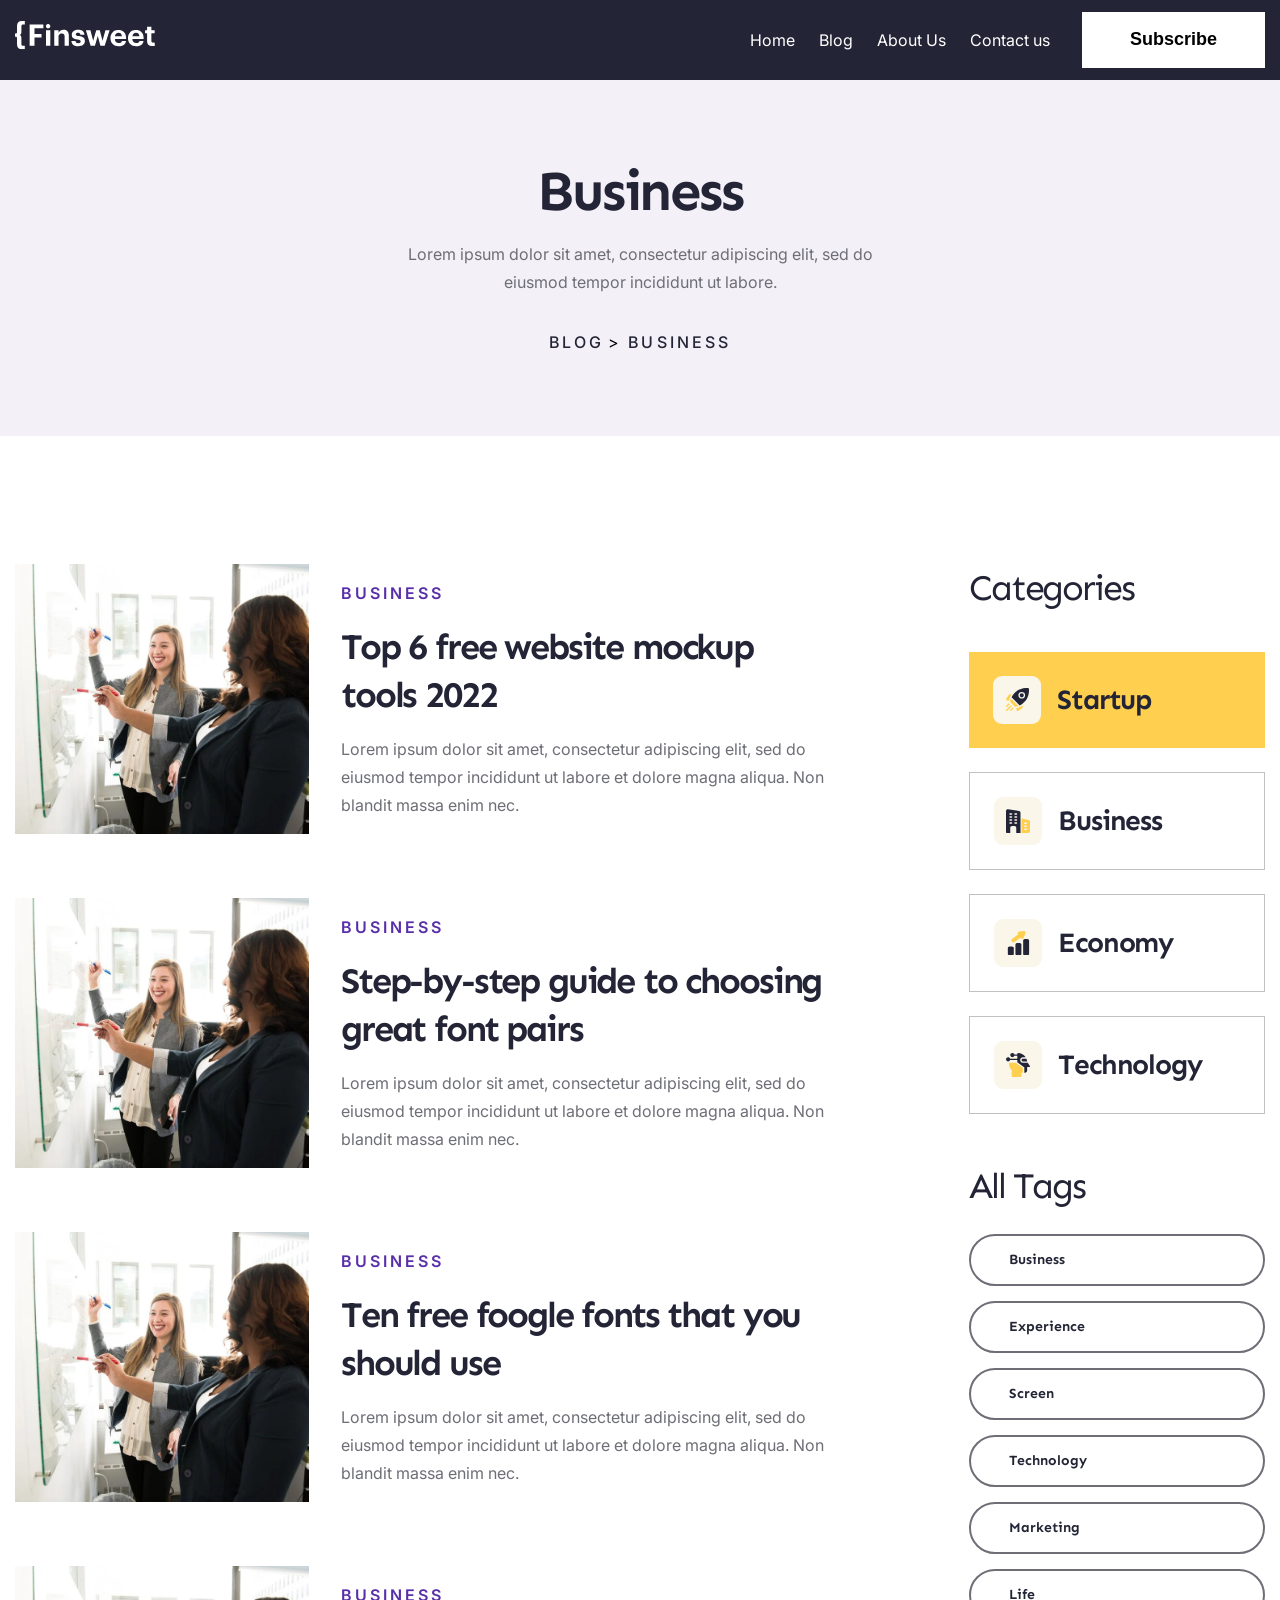
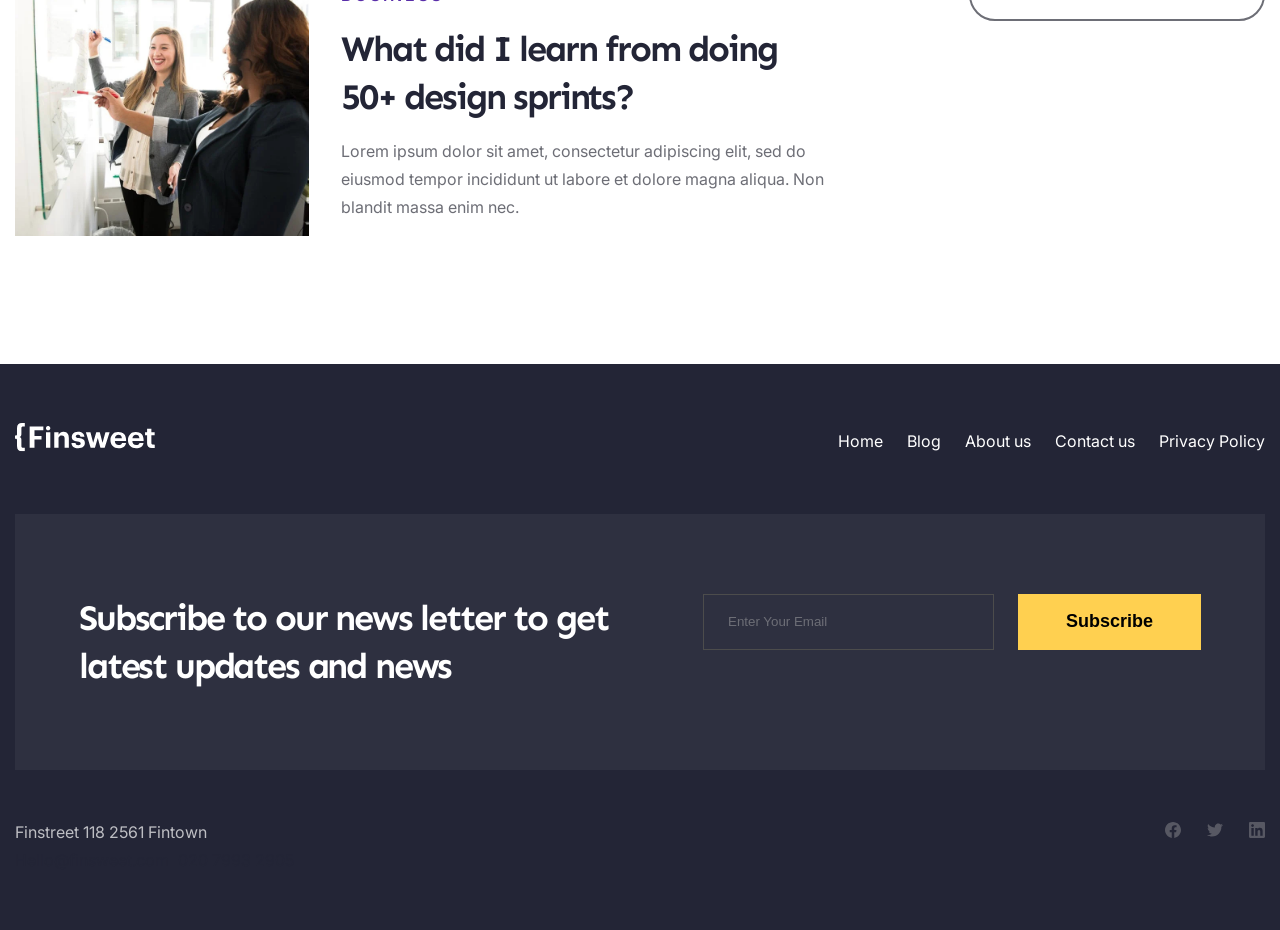
<file: category.html>
<!DOCTYPE html>
<html lang="en">

<head>
    <meta charset="UTF-8">
    <meta name="viewport" content="width=device-width, initial-scale=1.0">
    <title>Category</title>

    <link rel="preconnect" href="https://fonts.googleapis.com">
    <link rel="preconnect" href="https://fonts.gstatic.com" crossorigin>
    <link
        href="https://fonts.googleapis.com/css2?family=Inter:opsz,wght@14..32,100..900&family=Sen:wght@700&display=swap"
        rel="stylesheet">

    <link rel="stylesheet" href="./css/reset.css">
    <link rel="stylesheet" href="./css/style.css">

</head>

<body>

    <div class="wrapper">
        <header class="header">
            <div class="container">
                <a href="https://the-real-webmaster.github.io/finsweet/" class="logo">
                    <img src="./img/logo.svg" alt="" class="logo__img">
                </a>

                <nav class="header__menu">
                    <ul class="header__menu-list">
                        <li class="header__menu-item">
                            <a href="https://the-real-webmaster.github.io/finsweet/" class="header__menu-link">Home</a>
                        </li>
                        <li class="header__menu-item">
                            <a href="https://the-real-webmaster.github.io/finsweet/blog.html" class="header__menu-link">Blog</a>
                        </li>
                        <li class="header__menu-item">
                            <a href="https://the-real-webmaster.github.io/finsweet/about-us.html" class="header__menu-link">About Us</a>
                        </li>
                        <li class="header__menu-item">
                            <a href="https://the-real-webmaster.github.io/finsweet/contact.html" class="header__menu-link">Contact us</a>
                        </li>
                    </ul>
                    <button class="btn header__btn">Subscribe</button>
                </nav>
                <button class="header__menu-btn"><span class="header__menu-line"></span></button>
            </div>
        </header>

        <main class="main">
            <section class="businnes section-wrapper">
                <div class="container">
                    <h1 class="businnes__title">Business</h1>
                    <p class="businnes__text">Lorem ipsum dolor sit amet, consectetur adipiscing elit, sed do eiusmod
                        tempor incididunt ut labore.</p>
                    <div class="businnes__category">
                        <a href="#" class="businnes__category-link">Blog</a>
                        &gt;
                        <a href="#" class="businnes__category-link">Business</a>
                    </div>
                </div>
            </section>

            <section class="posts-category section-wrapper">
                <div class="container">
                    <div class="posts-category__first">
                        <ul class="posts-category__first-list all-posts__list">
                            <li class="all-posts__list-item">
                                <article class="posts-card posts-category__card">
                                    <img src="./img/posts-1.jpg" alt="" class="posts-card__image">
                                    <div class="posts-card__inner">
                                        <a href="#" class="posts__card-category">Business</a>
                                        <h3 class="posts-card__title"><a href="#" class="posts__card-link">Top 6 free
                                                website mockup tools 2022</a></h3>
                                        <p class="posts-card__desc">Lorem ipsum dolor sit amet, consectetur adipiscing
                                            elit, sed do eiusmod tempor incididunt ut labore et dolore magna aliqua. Non
                                            blandit massa enim nec.</p>
                                    </div>
                                </article>
                            </li>
                            <li class="all-posts__list-item">
                                <article class="posts-card posts-category__card">
                                    <img src="./img/posts-1.jpg" alt="" class="posts-card__image">
                                    <div class="posts-card__inner">
                                        <a href="#" class="posts__card-category">BUSINESS</a>
                                        <h3 class="posts-card__title"><a href="#" class="posts__card-link">Step-by-step
                                                guide to choosing great font pairs</a></h3>
                                        <p class="posts-card__desc">Lorem ipsum dolor sit amet, consectetur adipiscing
                                            elit, sed do eiusmod tempor incididunt ut labore et dolore magna aliqua. Non
                                            blandit massa enim nec.</p>
                                    </div>
                                </article>
                            </li>
                            <li class="all-posts__list-item">
                                <article class="posts-card posts-category__card">
                                    <img src="./img/posts-1.jpg" alt="" class="posts-card__image">
                                    <div class="posts-card__inner">
                                        <a href="#" class="posts__card-category">Business</a>
                                        <h3 class="posts-card__title"><a href="#" class="posts__card-link">Ten free
                                                foogle fonts that you should use</a></h3>
                                        <p class="posts-card__desc">Lorem ipsum dolor sit amet, consectetur adipiscing
                                            elit, sed do eiusmod tempor incididunt ut labore et dolore magna aliqua. Non
                                            blandit massa enim nec.</p>
                                    </div>
                                </article>
                            </li>
                            <li class="all-posts__list-item">
                                <article class="posts-card posts-category__card">
                                    <img src="./img/posts-1.jpg" alt="" class="posts-card__image">
                                    <div class="posts-card__inner">
                                        <a href="#" class="posts__card-category">Business</a>
                                        <h3 class="posts-card__title"><a href="#" class="posts__card-link">What did I
                                                learn from doing 50+ design sprints?</a></h3>
                                        <p class="posts-card__desc">Lorem ipsum dolor sit amet, consectetur adipiscing
                                            elit, sed do eiusmod tempor incididunt ut labore et dolore magna aliqua. Non
                                            blandit massa enim nec.</p>
                                    </div>
                                </article>
                            </li>
                        </ul>
                    </div>
                    <div class="posts-category__second">
                        <h2 class="posts-category__second-title section__title">Categories</h2>
                        <ul class="posts-category__list">
                            <li class="posts-category__list-item">
                                <a href="#" class="posts-category__list-link">
                                    <div class="posts-category__list-inner"><img src="./img/choose-startup.svg" alt=""
                                            class="posts-category__list-image"></div>
                                    Startup
                                </a>
                            </li>
                            <li class="posts-category__list-item">
                                <a href="#" class="posts-category__list-link">
                                    <div class="posts-category__list-inner"><img src="./img/choose-businnes.svg" alt=""
                                            class="posts-category__list-image"></div>
                                    Business
                                </a>
                            </li>
                            <li class="posts-category__list-item">
                                <a href="#" class="posts-category__list-link">
                                    <div class="posts-category__list-inner"><img src="./img/choose-economy.svg" alt=""
                                            class="posts-category__list-image"></div>
                                    Economy
                                </a>
                            </li>
                            <li class="posts-category__list-item">
                                <a href="#" class="posts-category__list-link">
                                    <div class="posts-category__list-inner"><img src="./img/choose-technology.svg" alt=""
                                            class="posts-category__list-image"></div>
                                    Technology
                                </a>
                            </li>
                        </ul>
                        <h2 class="posts-category__second-title posts-category__second-title--2  section__title">
                            All Tags</h2>
                        <div class="posts-category__second-list">
                            <a href="#" class="posts-category__second-list-link">Business</a>
                            <a href="#" class="posts-category__second-list-link">Experience</a>
                            <a href="#" class="posts-category__second-list-link">Screen</a>
                            <a href="#" class="posts-category__second-list-link">Technology</a>
                            <a href="#" class="posts-category__second-list-link">Marketing</a>
                            <a href="#" class="posts-category__second-list-link">Life</a>
                        </div>
                    </div>
                </div>
            </section>
        </main>

        <footer class="footer">
            <div class="container">
                <nav class="footer__nav">
                    <a href="https://the-real-webmaster.github.io/finsweet/" class="logo">
                        <img src="./img/logo.svg" alt="" class="logo__img">
                    </a>
                    <ul class="footer__nav-list">
                        <li class="footer__nav-item">
                            <a href="https://the-real-webmaster.github.io/finsweet/" class="footer__nav-link">Home</a>
                        </li>
                        <li class="footer__nav-item">
                            <a href="https://the-real-webmaster.github.io/finsweet/blog.html" class="footer__nav-link">Blog</a>
                        </li>
                        <li class="footer__nav-item">
                            <a href="https://the-real-webmaster.github.io/finsweet/about-us.html" class="footer__nav-link">About us</a>
                        </li>
                        <li class="footer__nav-item">
                            <a href="https://the-real-webmaster.github.io/finsweet/contact.html" class="footer__nav-link">Contact us</a>
                        </li>
                        <li class="footer__nav-item">
                            <a href="https://the-real-webmaster.github.io/finsweet/privacy-policy.html" class="footer__nav-link">Privacy Policy</a>
                        </li>
                    </ul>
                </nav>

                <div class="footer__inner">
                    <span class="title footer__inner-title">Subscribe to our news letter to get latest updates and
                        news</span>
                    <form action="" class="footer__form">
                        <input type="email" name="user-email" placeholder="Enter Your Email" class="footer__form-input">
                        <button type="submit" class="btn footer__btn">Subscribe</button>
                    </form>
                </div>

                <div class="footer__contact">
                    <div class="footer__contact-text">
                        <p class="footer__contact-desc">Finstreet 118 2561 Fintown</p>
                        <a href="mailto:Hello@finsweet.com" class="footer__contact-link">Hello@finsweet.com</a>
                        <a href="tel:02079932905" class="footer__contact-link">020 7993 2905</a>
                    </div>

                    <div class="footer__contact-social">
                        <ul class="footer__contact-list">
                            <li class="footer__contact-item">
                                <a href="#" class="footer__contact-link">
                                    <img src="./img/facebook.svg" alt="" class="footer__contact-img">
                                </a>
                            </li>
                            <li class="footer__contact-item">
                                <a href="#" class="footer__contact-link">
                                    <img src="./img/twitter.svg" alt="" class="footer__contact-img">
                                </a>
                            </li>
                            <li class="footer__contact-item">
                                <a href="#" class="footer__contact-link">
                                    <img src="./img/linkedin.svg" alt="" class="footer__contact-img">
                                </a>
                            </li>
                        </ul>
                    </div>
                </div>
            </div>
        </footer>
    </div>

    <script src="./js/main.js"></script>
</body>

</html>
</file>
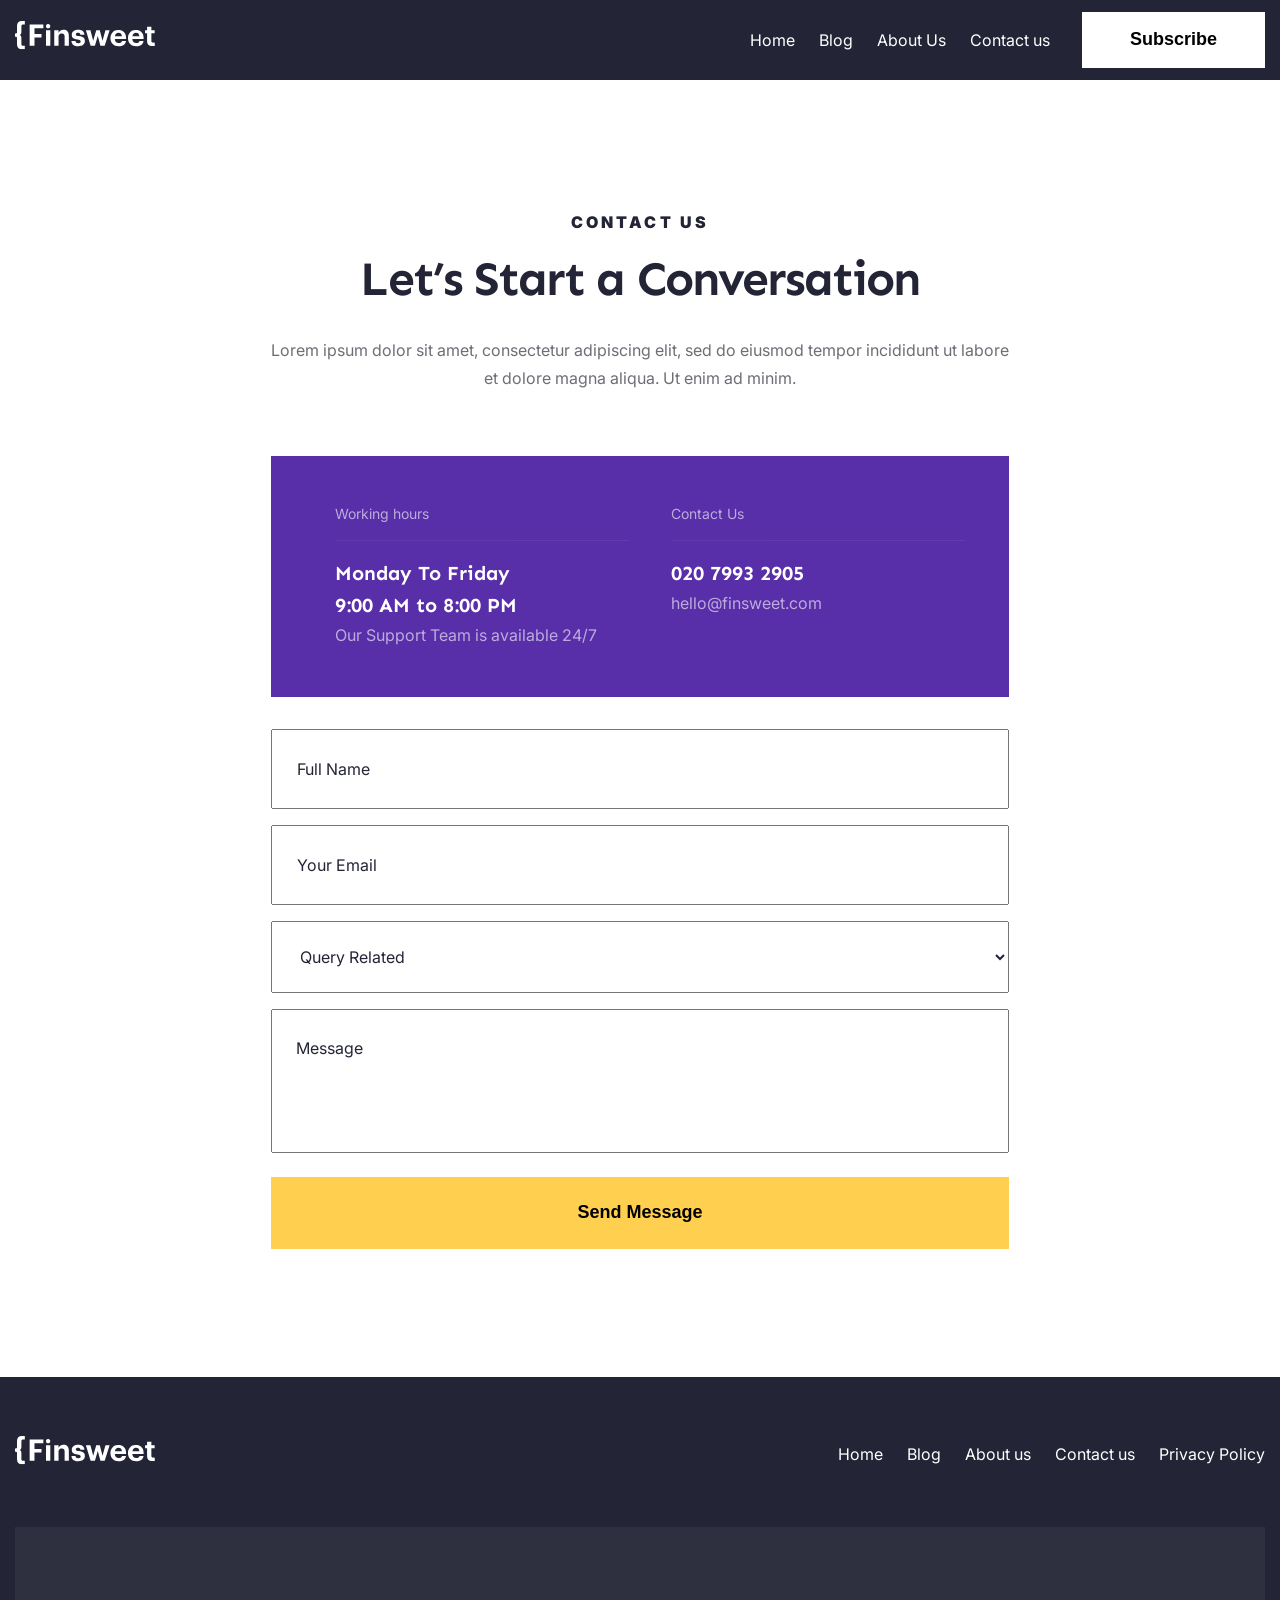
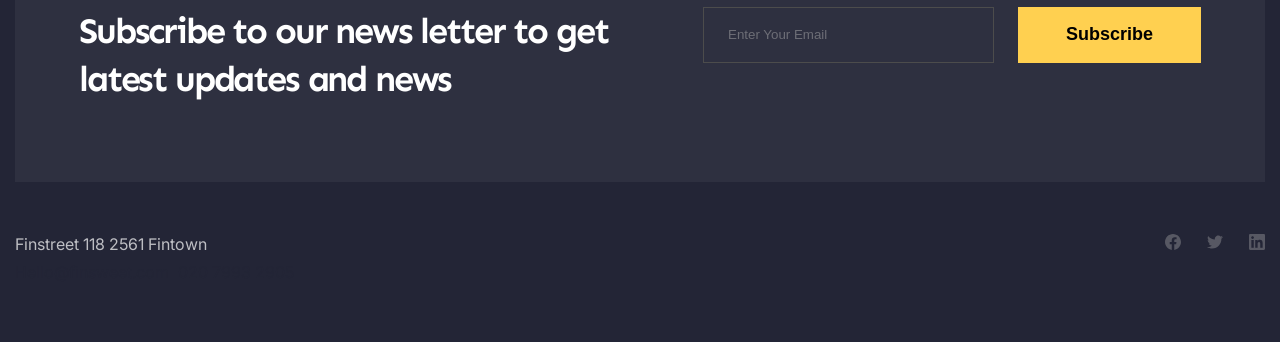
<file: contact.html>
<!DOCTYPE html>
<html lang="en">

<head>
    <meta charset="UTF-8">
    <meta name="viewport" content="width=device-width, initial-scale=1.0">
    <title>Contact us</title>

    <link rel="preconnect" href="https://fonts.googleapis.com">
    <link rel="preconnect" href="https://fonts.gstatic.com" crossorigin>
    <link
        href="https://fonts.googleapis.com/css2?family=Inter:opsz,wght@14..32,100..900&family=Sen:wght@700&display=swap"
        rel="stylesheet">

    <link rel="stylesheet" href="./css/reset.css">
    <link rel="stylesheet" href="./css/style.css">

</head>

<body>

    <div class="wrapper">
        <header class="header">
            <div class="container">
                <a href="https://the-real-webmaster.github.io/finsweet/" class="logo">
                    <img src="./img/logo.svg" alt="" class="logo__img">
                </a>

                <nav class="header__menu">
                    <ul class="header__menu-list">
                        <li class="header__menu-item">
                            <a href="https://the-real-webmaster.github.io/finsweet/" class="header__menu-link">Home</a>
                        </li>
                        <li class="header__menu-item">
                            <a href="https://the-real-webmaster.github.io/finsweet/blog.html" class="header__menu-link">Blog</a>
                        </li>
                        <li class="header__menu-item">
                            <a href="https://the-real-webmaster.github.io/finsweet/about-us.html" class="header__menu-link">About Us</a>
                        </li>
                        <li class="header__menu-item">
                            <a href="#" class="header__menu-link">Contact us</a>
                        </li>
                    </ul>
                    <button class="btn header__btn">Subscribe</button>
                </nav>
                <button class="header__menu-btn"><span class="header__menu-line"></span></button>
            </div>
        </header>

        <main class="main">
            <section class="contact-us section-wrapper">
                <div class="container">
                    <div class="contauct-us__text">
                        <span class="contauct-us__text-subtitle">Contact us</span>
                        <h1 class="contauct-us__text-title">Let’s Start a Conversation</h1>
                        <p class="contauct-us__text-desc">Lorem ipsum dolor sit amet, consectetur adipiscing elit, sed
                            do eiusmod tempor incididunt ut labore et dolore magna aliqua. Ut enim ad minim.</p>
                    </div>
                    <div class="contact-us__info">
                        <div class="contact-us__info-first">
                            <h2 class="contact-us__info-title">Working hours</h2>
                            <span class="contact-us__info-day">Monday To Friday</span>
                            <span class="contact-us__info-time">9:00 AM to 8:00 PM</span>
                            <p class="contact-us__info-text">Our Support Team is available 24/7</p>
                        </div>
                        <div class="contact-us__info-second">
                            <h2 class="contact-us__info-title">Contact Us</h2>
                            <a href="tel:02079932905" class="contact-us__info-link">020 7993 2905</a>
                            <a href="mailto:hello@finsweet.com" class="contact-us__info-email">hello@finsweet.com</a>
                        </div>
                    </div>
                    <form action="." class="contact-us__form">
                        <input type="text" name="user-name" placeholder="Full Name" class="contact-us__form-input" required>
                        <input type="email" name="user-email" placeholder="Your Email" class="contact-us__form-input" required>
                        <select name="user-category" class="contact-us__form-list" required>
                            <option value="" disabled selected>Query Related</option>
                            <option value="business">Business</option>
                            <option value="startup">Startup</option>
                        </select>
                        <textarea name="user-text" placeholder="Message" class="contact-us__form-textarea" required></textarea>
                        <button type="submit" class="contact-us__form-button btn">Send Message</button>
                    </form>
                </div>
            </section>
        </main>

        <footer class="footer">
            <div class="container">
                <nav class="footer__nav">
                    <a href="https://the-real-webmaster.github.io/finsweet/" class="logo">
                        <img src="./img/logo.svg" alt="" class="logo__img">
                    </a>
                    <ul class="footer__nav-list">
                        <li class="footer__nav-item">
                            <a href="https://the-real-webmaster.github.io/finsweet/" class="footer__nav-link">Home</a>
                        </li>
                        <li class="footer__nav-item">
                            <a href="https://the-real-webmaster.github.io/finsweet/blog.html" class="footer__nav-link">Blog</a>
                        </li>
                        <li class="footer__nav-item">
                            <a href="https://the-real-webmaster.github.io/finsweet/about-us.html" class="footer__nav-link">About us</a>
                        </li>
                        <li class="footer__nav-item">
                            <a href="#" class="footer__nav-link">Contact us</a>
                        </li>
                        <li class="footer__nav-item">
                            <a href="https://the-real-webmaster.github.io/finsweet/privacy-policy.html" class="footer__nav-link">Privacy Policy</a>
                        </li>
                    </ul>
                </nav>

                <div class="footer__inner">
                    <span class="title footer__inner-title">Subscribe to our news letter to get latest updates and
                        news</span>
                    <form action="" class="footer__form">
                        <input type="email" name="user-email" placeholder="Enter Your Email" class="footer__form-input">
                        <button type="submit" class="btn footer__btn">Subscribe</button>
                    </form>
                </div>

                <div class="footer__contact">
                    <div class="footer__contact-text">
                        <p class="footer__contact-desc">Finstreet 118 2561 Fintown</p>
                        <a href="mailto:Hello@finsweet.com" class="footer__contact-link">Hello@finsweet.com</a>
                        <a href="tel:02079932905" class="footer__contact-link">020 7993 2905</a>
                    </div>

                    <div class="footer__contact-social">
                        <ul class="footer__contact-list">
                            <li class="footer__contact-item">
                                <a href="#" class="footer__contact-link">
                                    <img src="./img/facebook.svg" alt="" class="footer__contact-img">
                                </a>
                            </li>
                            <li class="footer__contact-item">
                                <a href="#" class="footer__contact-link">
                                    <img src="./img/twitter.svg" alt="" class="footer__contact-img">
                                </a>
                            </li>
                            <li class="footer__contact-item">
                                <a href="#" class="footer__contact-link">
                                    <img src="./img/linkedin.svg" alt="" class="footer__contact-img">
                                </a>
                            </li>
                        </ul>
                    </div>
                </div>
            </div>
        </footer>
    </div>

    <script src="./js/main.js"></script>
</body>

</html>
</file>
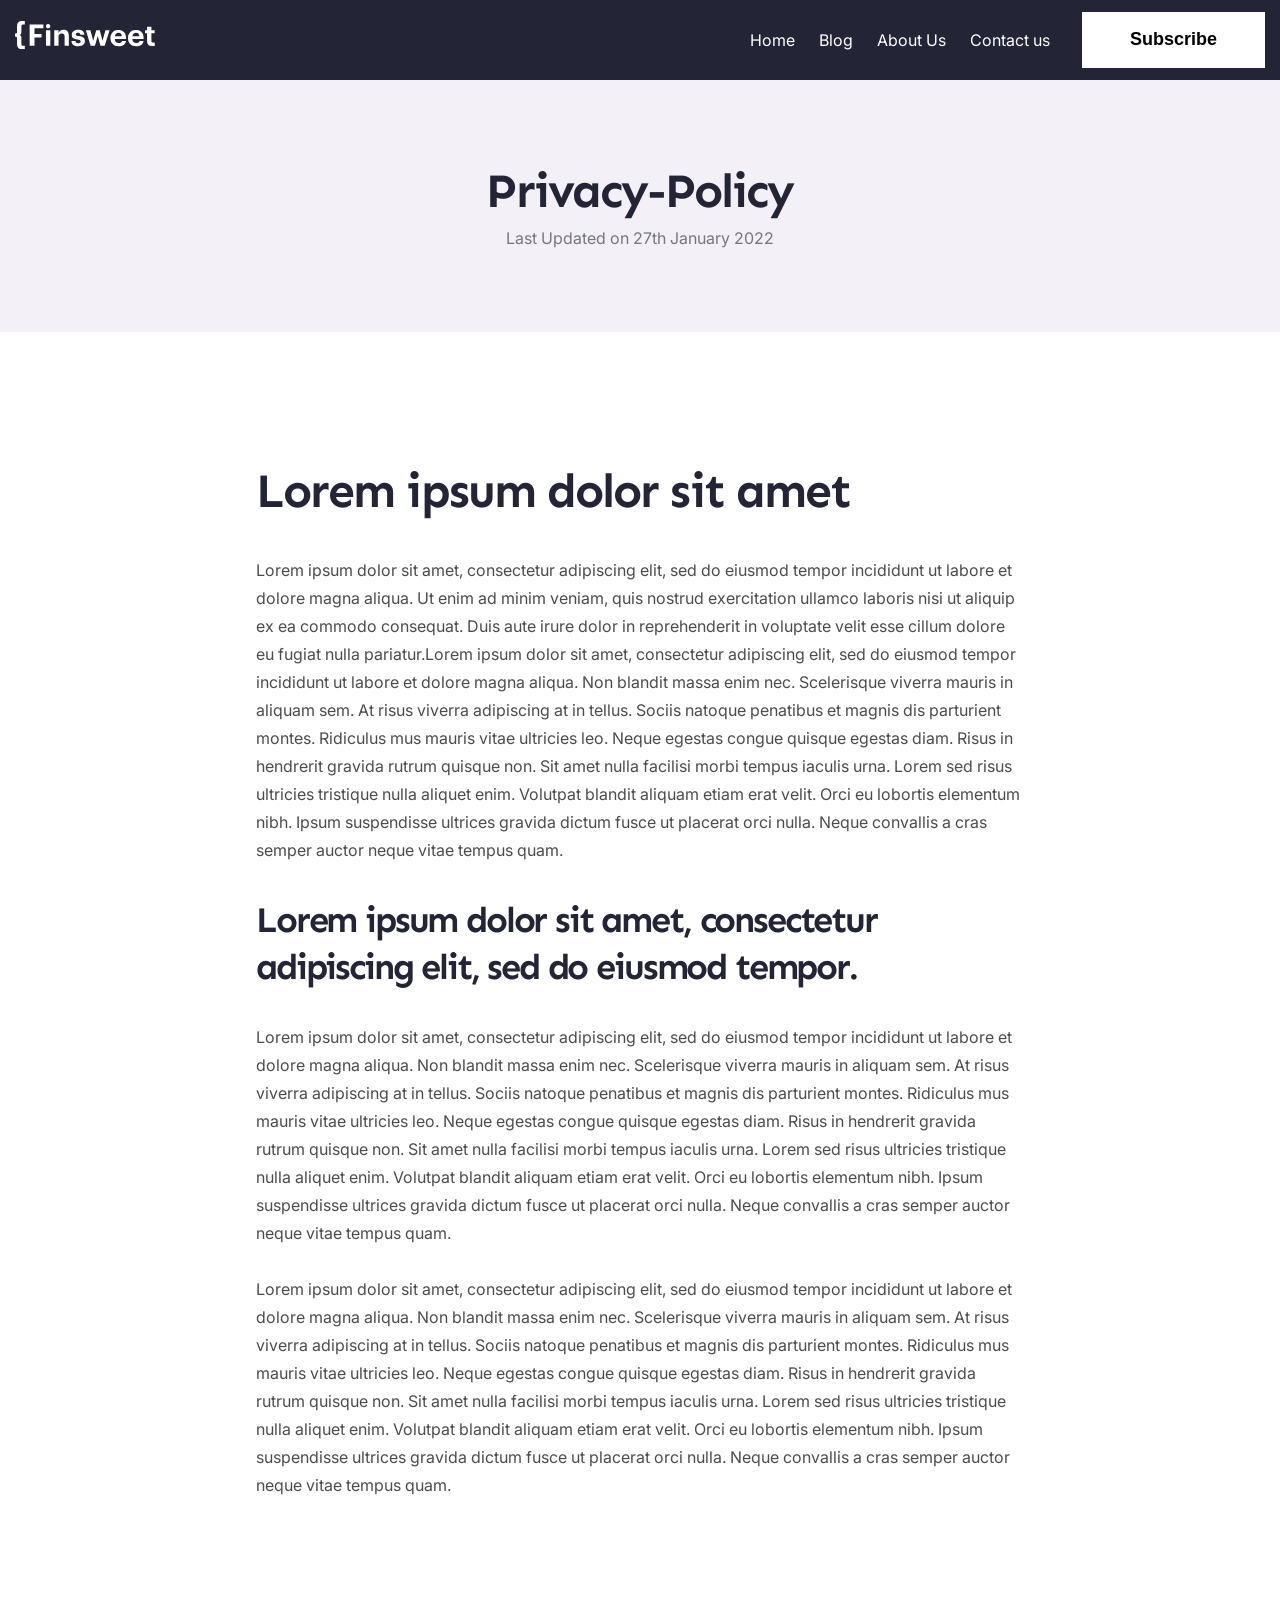
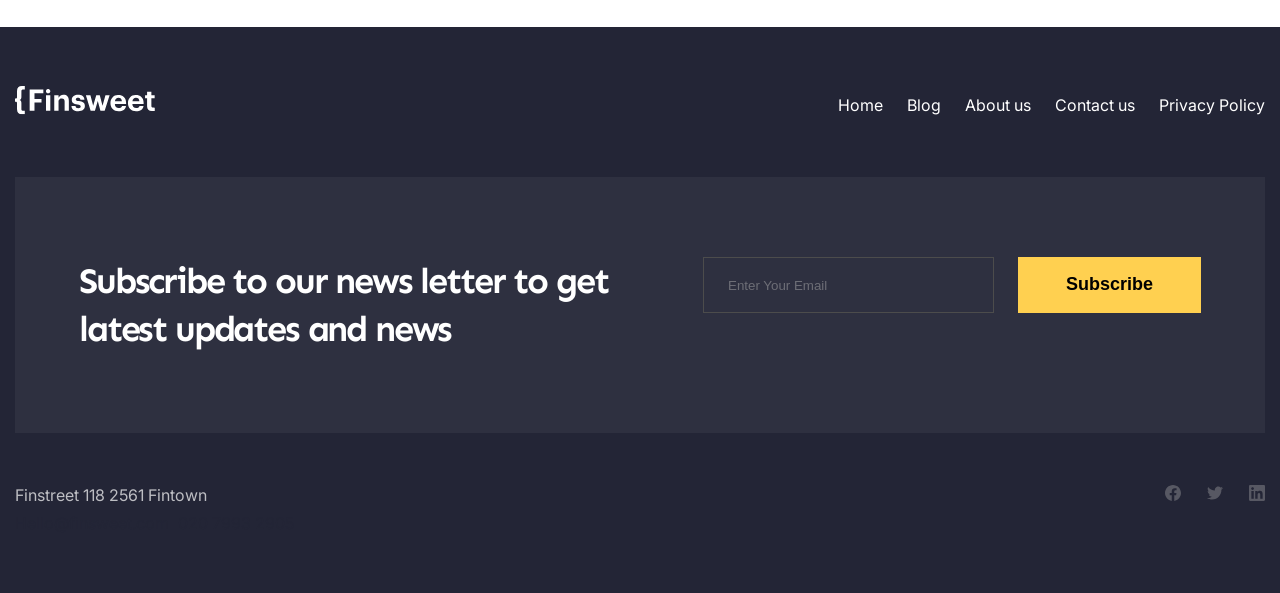
<file: privacy-policy.html>
<!DOCTYPE html>
<html lang="en">

<head>
    <meta charset="UTF-8">
    <meta name="viewport" content="width=device-width, initial-scale=1.0">
    <title>Privacy Policy</title>

    <link rel="preconnect" href="https://fonts.googleapis.com">
    <link rel="preconnect" href="https://fonts.gstatic.com" crossorigin>
    <link
        href="https://fonts.googleapis.com/css2?family=Inter:opsz,wght@14..32,100..900&family=Sen:wght@700&display=swap"
        rel="stylesheet">

    <link rel="stylesheet" href="./css/reset.css">
    <link rel="stylesheet" href="./css/style.css">

</head>

<body>

    <div class="wrapper">
        <header class="header">
            <div class="container">
                <a href="https://the-real-webmaster.github.io/finsweet/" class="logo">
                    <img src="./img/logo.svg" alt="" class="logo__img">
                </a>

                <nav class="header__menu">
                    <ul class="header__menu-list">
                        <li class="header__menu-item">
                            <a href="https://the-real-webmaster.github.io/finsweet/" class="header__menu-link">Home</a>
                        </li>
                        <li class="header__menu-item">
                            <a href="https://the-real-webmaster.github.io/finsweet/blog.html" class="header__menu-link">Blog</a>
                        </li>
                        <li class="header__menu-item">
                            <a href="https://the-real-webmaster.github.io/finsweet/about-us.html" class="header__menu-link">About Us</a>
                        </li>
                        <li class="header__menu-item">
                            <a href="https://the-real-webmaster.github.io/finsweet/contact.html" class="header__menu-link">Contact us</a>
                        </li>
                    </ul>
                    <button class="btn header__btn">Subscribe</button>
                </nav>
                <button class="header__menu-btn"><span class="header__menu-line"></span></button>
            </div>
        </header>

        <main class="main">
            <section class="privacy-policy section-wrapper">
                <div class="container">
                    <h1 class="privacy-policy__title">privacy-policy</h1>
                    <p class="privacy-policy__text">Last Updated on <time datetime="2025-01-27"
                            class="privacy-policy__text-time">27th January 2022</time></p>
                </div>
            </section>

            <section class="privacy-text section-wrapper">
                <div class="container">
                    <h2 class="privacy-text__title">Lorem ipsum dolor sit amet</h2>
                    <p class="privacy-text-desc privacy-text-desc--second">Lorem ipsum dolor sit amet, consectetur adipiscing elit, sed do eiusmod
                        tempor incididunt ut labore et dolore magna aliqua. Ut enim ad minim veniam, quis nostrud
                        exercitation ullamco laboris nisi ut aliquip ex ea commodo consequat. Duis aute irure dolor in
                        reprehenderit in voluptate velit esse cillum dolore eu fugiat nulla pariatur.Lorem ipsum dolor
                        sit amet, consectetur adipiscing elit, sed do eiusmod tempor incididunt ut labore et dolore
                        magna aliqua. Non blandit massa enim nec. Scelerisque viverra mauris in aliquam sem. At risus
                        viverra adipiscing at in tellus. Sociis natoque penatibus et magnis dis parturient montes.
                        Ridiculus mus mauris vitae ultricies leo. Neque egestas congue quisque egestas diam. Risus in
                        hendrerit gravida rutrum quisque non. Sit amet nulla facilisi morbi tempus iaculis urna. Lorem
                        sed risus ultricies tristique nulla aliquet enim. Volutpat blandit aliquam etiam erat velit.
                        Orci eu lobortis elementum nibh. Ipsum suspendisse ultrices gravida dictum fusce ut placerat
                        orci nulla. Neque convallis a cras semper auctor neque vitae tempus quam.</p>

                    <h2 class="privacy-text__title privacy-text__title--second">Lorem ipsum dolor sit amet, consectetur adipiscing elit, sed do
                        eiusmod tempor.</h2>
                    <p class="privacy-text-desc">Lorem ipsum dolor sit amet, consectetur adipiscing elit, sed do eiusmod
                        tempor incididunt ut labore et dolore magna aliqua. Non blandit massa enim nec. Scelerisque
                        viverra mauris in aliquam sem. At risus viverra adipiscing at in tellus. Sociis natoque
                        penatibus et magnis dis parturient montes. Ridiculus mus mauris vitae ultricies leo. Neque
                        egestas congue quisque egestas diam. Risus in hendrerit gravida rutrum quisque non. Sit amet
                        nulla facilisi morbi tempus iaculis urna. Lorem sed risus ultricies tristique nulla aliquet
                        enim. Volutpat blandit aliquam etiam erat velit. Orci eu lobortis elementum nibh. Ipsum
                        suspendisse ultrices gravida dictum fusce ut placerat orci nulla. Neque convallis a cras semper
                        auctor neque vitae tempus quam.
                        <br><br>
                        Lorem ipsum dolor sit amet, consectetur adipiscing elit, sed do eiusmod tempor incididunt ut
                        labore et dolore magna aliqua. Non blandit massa enim nec. Scelerisque viverra mauris in aliquam
                        sem. At risus viverra adipiscing at in tellus. Sociis natoque penatibus et magnis dis parturient
                        montes. Ridiculus mus mauris vitae ultricies leo. Neque egestas congue quisque egestas diam.
                        Risus in hendrerit gravida rutrum quisque non. Sit amet nulla facilisi morbi tempus iaculis
                        urna. Lorem sed risus ultricies tristique nulla aliquet enim. Volutpat blandit aliquam etiam
                        erat velit. Orci eu lobortis elementum nibh. Ipsum suspendisse ultrices gravida dictum fusce ut
                        placerat orci nulla. Neque convallis a cras semper auctor neque vitae tempus quam.</p>
                </div>
            </section>
        </main>

        <footer class="footer">
            <div class="container">
                <nav class="footer__nav">
                    <a href="https://the-real-webmaster.github.io/finsweet/" class="logo">
                        <img src="./img/logo.svg" alt="" class="logo__img">
                    </a>
                    <ul class="footer__nav-list">
                        <li class="footer__nav-item">
                            <a href="https://the-real-webmaster.github.io/finsweet/" class="footer__nav-link">Home</a>
                        </li>
                        <li class="footer__nav-item">
                            <a href="https://the-real-webmaster.github.io/finsweet/blog.html" class="footer__nav-link">Blog</a>
                        </li>
                        <li class="footer__nav-item">
                            <a href="https://the-real-webmaster.github.io/finsweet/about-us.html" class="footer__nav-link">About us</a>
                        </li>
                        <li class="footer__nav-item">
                            <a href="https://the-real-webmaster.github.io/finsweet/contact.html" class="footer__nav-link">Contact us</a>
                        </li>
                        <li class="footer__nav-item">
                            <a href="#" class="footer__nav-link">Privacy Policy</a>
                        </li>
                    </ul>
                </nav>

                <div class="footer__inner">
                    <span class="title footer__inner-title">Subscribe to our news letter to get latest updates and
                        news</span>
                    <form action="" class="footer__form">
                        <input type="email" name="user-email" placeholder="Enter Your Email" class="footer__form-input">
                        <button type="submit" class="btn footer__btn">Subscribe</button>
                    </form>
                </div>

                <div class="footer__contact">
                    <div class="footer__contact-text">
                        <p class="footer__contact-desc">Finstreet 118 2561 Fintown</p>
                        <a href="mailto:Hello@finsweet.com" class="footer__contact-link">Hello@finsweet.com</a>
                        <a href="tel:02079932905" class="footer__contact-link">020 7993 2905</a>
                    </div>

                    <div class="footer__contact-social">
                        <ul class="footer__contact-list">
                            <li class="footer__contact-item">
                                <a href="#" class="footer__contact-link">
                                    <img src="./img/facebook.svg" alt="" class="footer__contact-img">
                                </a>
                            </li>
                            <li class="footer__contact-item">
                                <a href="#" class="footer__contact-link">
                                    <img src="./img/twitter.svg" alt="" class="footer__contact-img">
                                </a>
                            </li>
                            <li class="footer__contact-item">
                                <a href="#" class="footer__contact-link">
                                    <img src="./img/linkedin.svg" alt="" class="footer__contact-img">
                                </a>
                            </li>
                        </ul>
                    </div>
                </div>
            </div>
        </footer>
    </div>

    <script src="../js/main.js"></script>
</body>

</html>
</file>
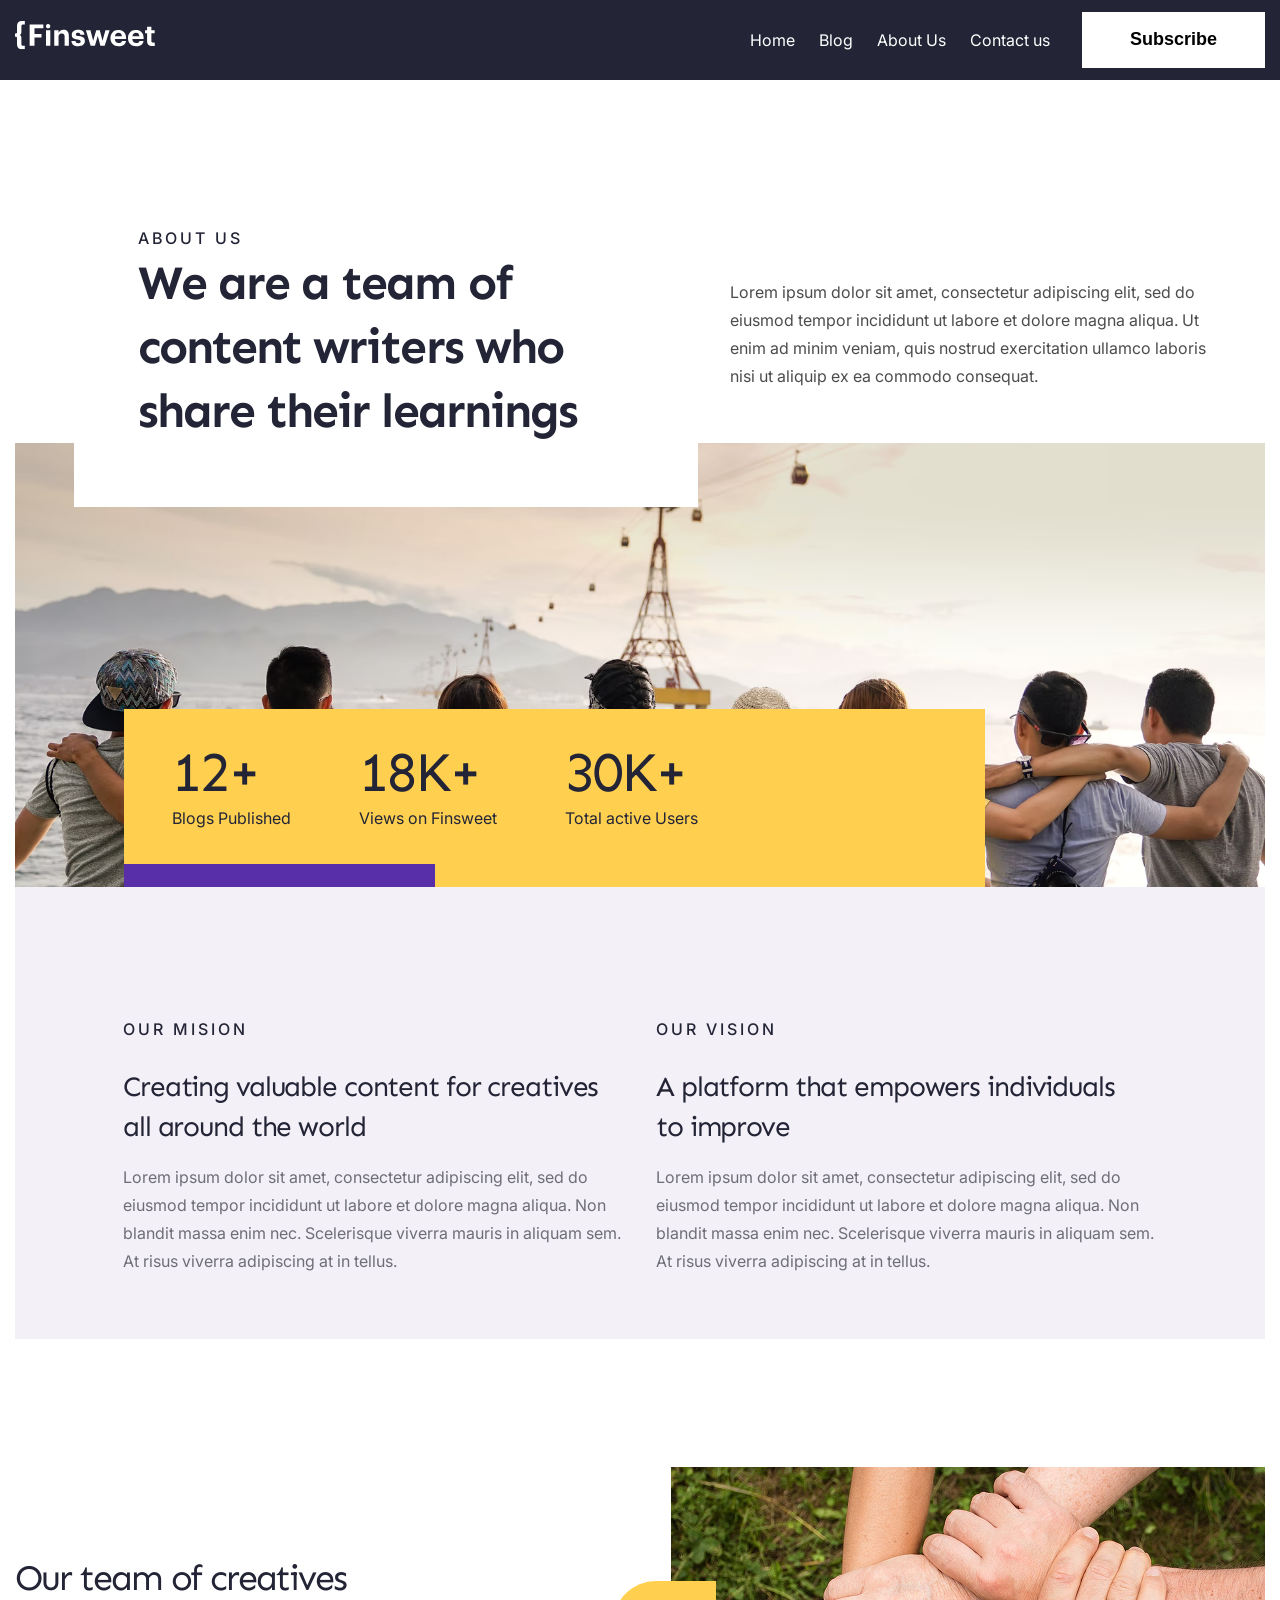
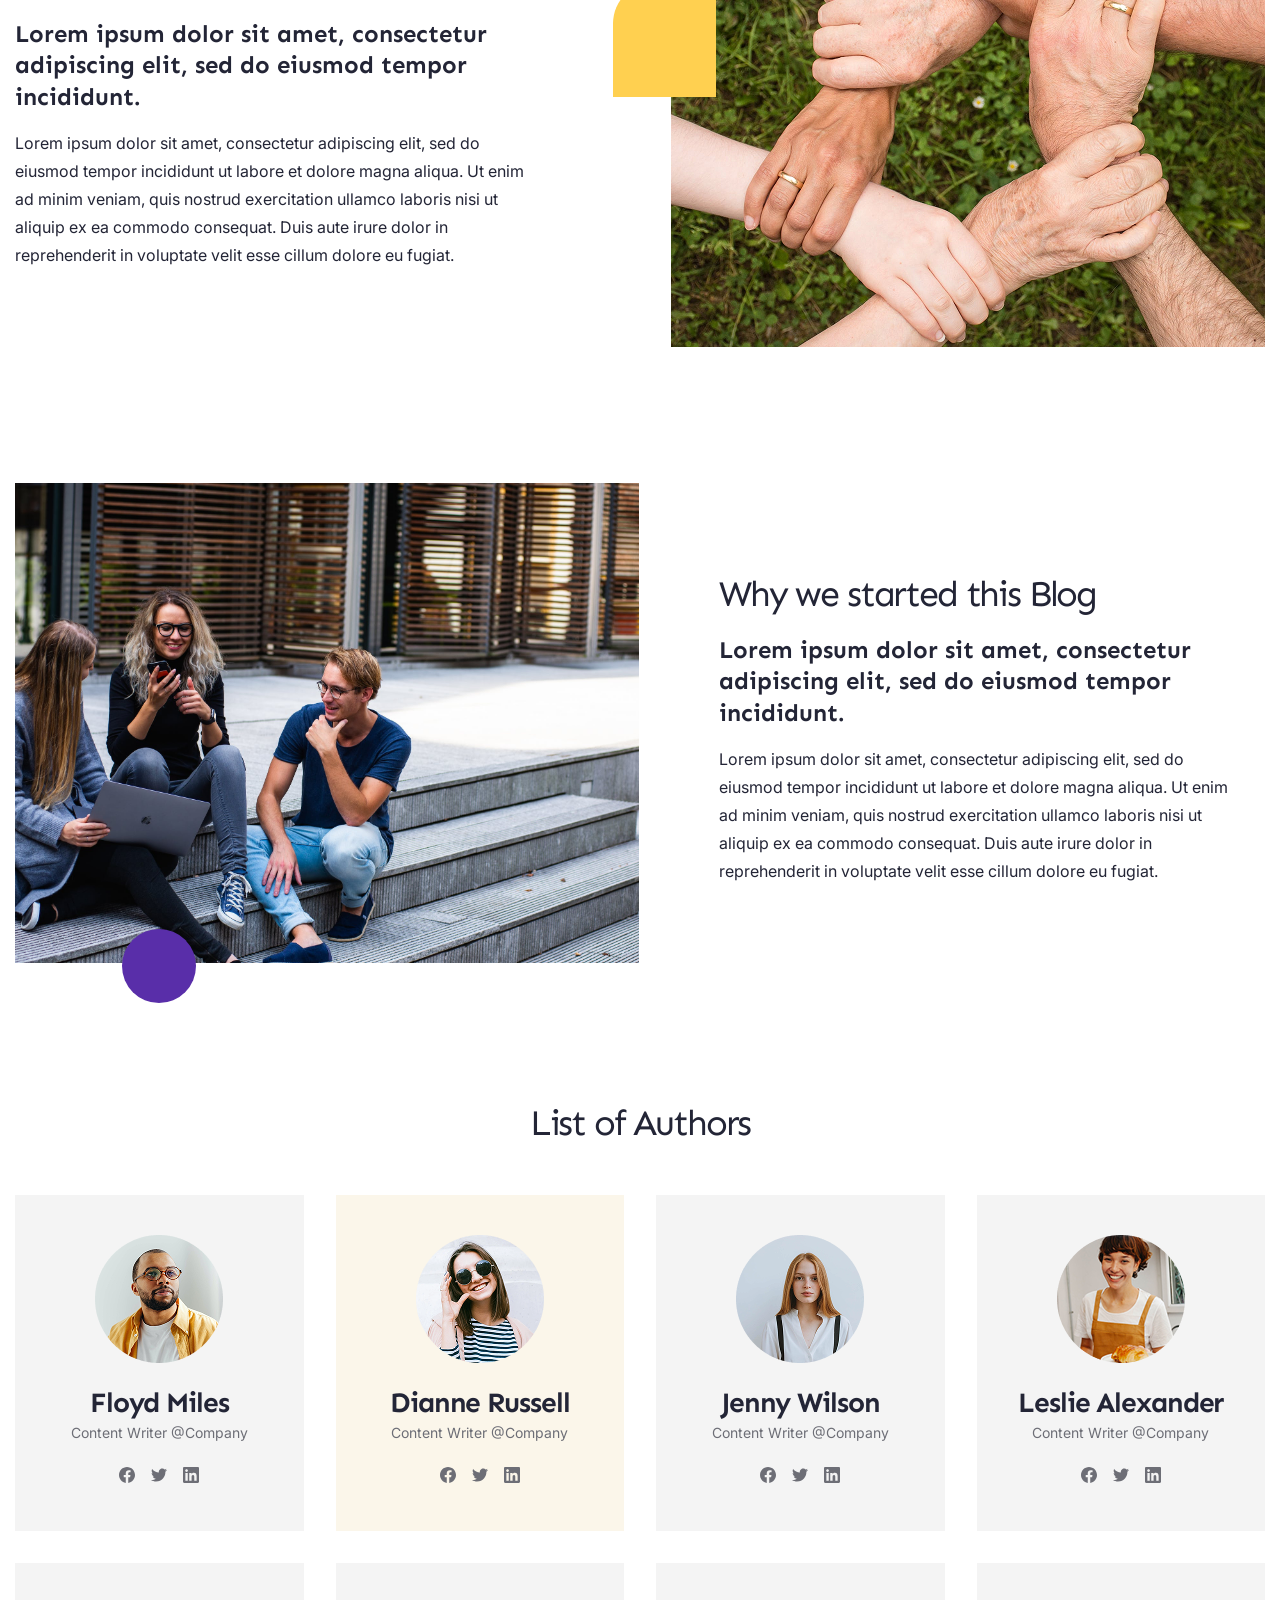
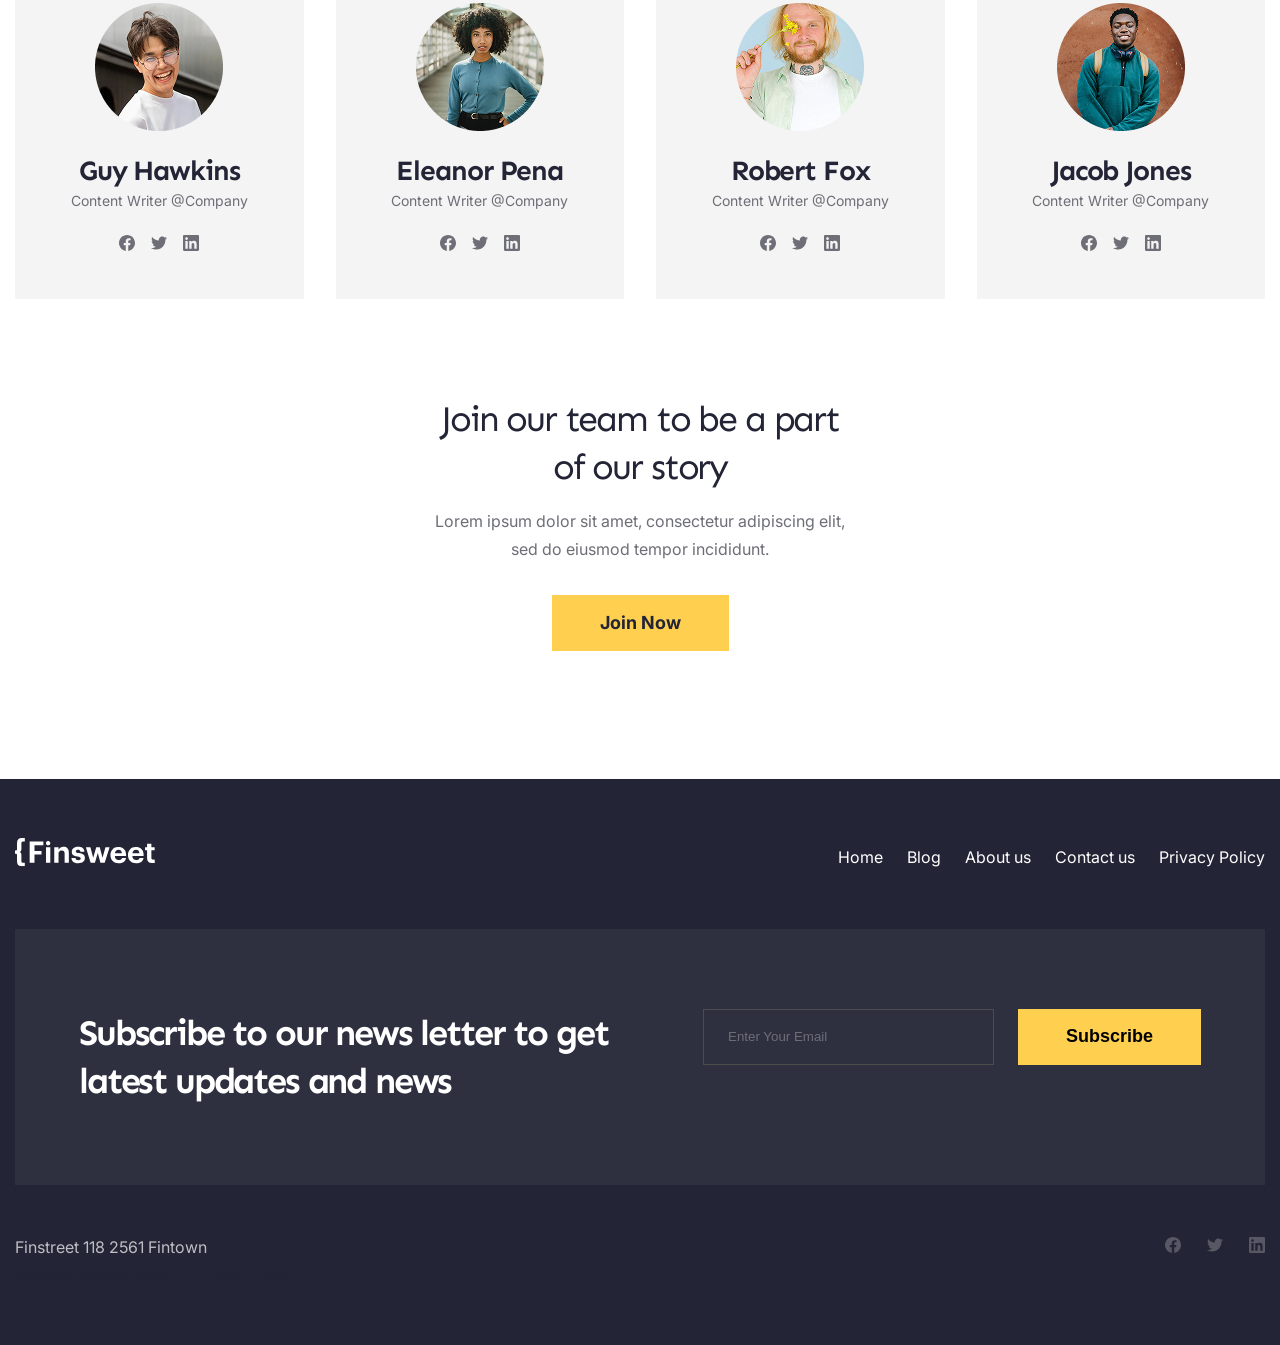
<file: pages/about-us.html>
<!DOCTYPE html>
<html lang="en">

<head>
    <meta charset="UTF-8">
    <meta name="viewport" content="width=device-width, initial-scale=1.0">
    <title>About Us</title>

    <link rel="preconnect" href="https://fonts.googleapis.com">
    <link rel="preconnect" href="https://fonts.gstatic.com" crossorigin>
    <link
        href="https://fonts.googleapis.com/css2?family=Inter:opsz,wght@14..32,100..900&family=Sen:wght@700&display=swap"
        rel="stylesheet">

    <link rel="stylesheet" href="/css/reset.css">
    <link rel="stylesheet" href="/css/style.css">

</head>

<body>

    <div class="wrapper">
        <header class="header">
            <div class="container">
                <a href="../home.html" class="logo">
                    <img src="/img/logo.svg" alt="" class="logo__img">
                </a>

                <nav class="header__menu">
                    <ul class="header__menu-list">
                        <li class="header__menu-item">
                            <a href="/" class="header__menu-link">Home</a>
                        </li>
                        <li class="header__menu-item">
                            <a href="#" class="header__menu-link">Blog</a>
                        </li>
                        <li class="header__menu-item">
                            <a href="#" class="header__menu-link">About Us</a>
                        </li>
                        <li class="header__menu-item">
                            <a href="#" class="header__menu-link">Contact us</a>
                        </li>
                    </ul>
                    <button class="btn header__btn">Subscribe</button>
                </nav>
                <button class="header__menu-btn"><span class="header__menu-line"></span></button>
            </div>
        </header>

        <main class="main">
            <section class="about-us section-wrapper">
                <div class="container">
                    <div class="about-us__first">
                        <div class="about-us__first-inner">
                            <span class="about-us__subtitle">ABOUT US</span>
                            <h1 class="about-us__first-title">We are a team of content writers who share their learnings
                            </h1>
                        </div>
                        <p class="about-us__first-txt">Lorem ipsum dolor sit amet, consectetur adipiscing elit, sed do
                            eiusmod tempor incididunt ut labore et dolore magna aliqua. Ut enim ad minim veniam, quis
                            nostrud exercitation ullamco laboris nisi ut aliquip ex ea commodo consequat.</p>
                    </div>
                    <div class="about-us__second">
                        <div class="about-us__second-inner">
                            <dl class="about-us__list">
                                <div class="about-us__list-item">
                                    <dt class="about-us__list-title">12+</dt>
                                    <dd class="about-us__list-text">Blogs Published</dd>
                                </div>
                                <div class="about-us__list-item">
                                    <dt class="about-us__list-title">18K+</dt>
                                    <dd class="about-us__list-text">Views on Finsweet</dd>
                                </div>
                                <div class="about-us__list-item">
                                    <dt class="about-us__list-title">30K+</dt>
                                    <dd class="about-us__list-text">Total active Users</dd>
                                </div>
                            </dl>
                            <div class="about-us__second-lines lines">
                                <div class="line__yellow"></div>
                                <div class="line__purple"></div>
                            </div>
                        </div>
                    </div>
                    <div class="about-us__third">
                        <div class="about-us__third-one">
                            <span class="about-us__subtitle">Our mision</span>
                            <h2 class="about-us__third-title">Creating valuable content for creatives all around the
                                world</h2>
                            <p class="about-us__third-txt">Lorem ipsum dolor sit amet, consectetur adipiscing elit, sed
                                do eiusmod tempor incididunt ut labore et dolore magna aliqua. Non blandit massa enim
                                nec. Scelerisque viverra mauris in aliquam sem. At risus viverra adipiscing at in
                                tellus.</p>
                        </div>
                        <div class="about-us__third-two">
                            <span class="about-us__subtitle">Our Vision</span>
                            <h2 class="about-us__third-title">A platform that empowers individuals to improve</h2>
                            <p class="about-us__third-txt">Lorem ipsum dolor sit amet, consectetur adipiscing elit, sed
                                do eiusmod tempor incididunt ut labore et dolore magna aliqua. Non blandit massa enim
                                nec. Scelerisque viverra mauris in aliquam sem. At risus viverra adipiscing at in
                                tellus.</p>
                        </div>
                    </div>
                </div>
            </section>

            <section class="our-team section-wrapper">
                <div class="container">
                    <div class="our-team__inner">
                        <div class="our-team__text-wrapper">
                            <h2 class="our-team__title section__title">Our team of creatives</h2>
                            <p class="our-team__text">Lorem ipsum dolor sit amet, consectetur adipiscing elit, sed do eiusmod tempor incididunt.</p>
                            <p class="our-team__subtext">Lorem ipsum dolor sit amet, consectetur adipiscing elit, sed do eiusmod tempor incididunt ut labore et dolore magna aliqua. Ut enim ad minim veniam, quis nostrud exercitation ullamco laboris nisi ut aliquip ex ea commodo consequat. Duis aute irure dolor in reprehenderit in voluptate velit esse cillum dolore eu fugiat.</p>
                        </div>
                        <div class="our-team__img-wrapper"><img src="/img/our-team-1.jpg" alt="" class="our-team__image"></div>
                    </div>
                    <div class="our-team__inner our-team__inner--second">
                        <div class="our-team__image-wrapper"><img src="/img/our-team-2.jpg" alt="" class="our-team__image"></div>
                        <div class="our-team__text-wrapper">
                            <h2 class="our-team__title section__title">Why we started this Blog</h2>
                            <p class="our-team__text">Lorem ipsum dolor sit amet, consectetur adipiscing elit, sed do eiusmod tempor incididunt.</p>
                            <p class="our-team__subtext">Lorem ipsum dolor sit amet, consectetur adipiscing elit, sed do eiusmod tempor incididunt ut labore et dolore magna aliqua. Ut enim ad minim veniam, quis nostrud exercitation ullamco laboris nisi ut aliquip ex ea commodo consequat. Duis aute irure dolor in reprehenderit in voluptate velit esse cillum dolore eu fugiat.</p>
                        </div>
                    </div>
                </div>
            </section>

            <section class="author section-wrapper">
                <div class="container">
                    <h2 class="author__title section__title">List of Authors</h2>
                    <ul class="author__list">
                        <li class="author__list-item">
                            <img src="/img/author-1.png" alt="" class="author__list-image">
                            <a href="#" class="author__list-link">Floyd Miles</a>
                            <p class="author__list-text">Content Writer @Company</p>
                            <ul class="author__socials">
                                <li class="author__socials-item">
                                    <a href="#" target="_blank" rel="noopener noreferrer" class="author__socials-link">
                                        <img src="/img/facebook.svg" alt="" class="author__socials-image">
                                    </a>
                                </li>
                                <li class="author__socials-item">
                                    <a href="#" target="_blank" rel="noopener noreferrer" class="author__socials-link">
                                        <img src="/img/twitter.svg" alt="" class="author__socials-image">
                                    </a>
                                </li>
                                <li class="author__socials-item">
                                    <a href="#" target="_blank" rel="noopener noreferrer" class="author__socials-link">
                                        <img src="/img/linkedin.svg" alt="" class="author__socials-image">
                                    </a>
                                </li>
                            </ul>
                        </li>
                        <li class="author__list-item">
                            <img src="/img/author-2.png" alt="" class="author__list-image">
                            <a href="#" class="author__list-link">Dianne Russell</a>
                            <p class="author__list-text">Content Writer @Company</p>
                            <ul class="author__socials">
                                <li class="author__socials-item">
                                    <a href="#" target="_blank" rel="noopener noreferrer" class="author__socials-link">
                                        <img src="/img/facebook.svg" alt="" class="author__socials-image">
                                    </a>
                                </li>
                                <li class="author__socials-item">
                                    <a href="#" target="_blank" rel="noopener noreferrer" class="author__socials-link">
                                        <img src="/img/twitter.svg" alt="" class="author__socials-image">
                                    </a>
                                </li>
                                <li class="author__socials-item">
                                    <a href="#" target="_blank" rel="noopener noreferrer" class="author__socials-link">
                                        <img src="/img/linkedin.svg" alt="" class="author__socials-image">
                                    </a>
                                </li>
                            </ul>
                        </li>
                        <li class="author__list-item">
                            <img src="/img/author-3.png" alt="" class="author__list-image">
                            <a href="#" class="author__list-link">Jenny Wilson</a>
                            <p class="author__list-text">Content Writer @Company</p>
                            <ul class="author__socials">
                                <li class="author__socials-item">
                                    <a href="#" target="_blank" rel="noopener noreferrer" class="author__socials-link">
                                        <img src="/img/facebook.svg" alt="" class="author__socials-image">
                                    </a>
                                </li>
                                <li class="author__socials-item">
                                    <a href="#" target="_blank" rel="noopener noreferrer" class="author__socials-link">
                                        <img src="/img/twitter.svg" alt="" class="author__socials-image">
                                    </a>
                                </li>
                                <li class="author__socials-item">
                                    <a href="#" target="_blank" rel="noopener noreferrer" class="author__socials-link">
                                        <img src="/img/linkedin.svg" alt="" class="author__socials-image">
                                    </a>
                                </li>
                            </ul>
                        </li>
                        <li class="author__list-item">
                            <img src="/img/author-4.png" alt="" class="author__list-image">
                            <a href="#" class="author__list-link">Leslie Alexander</a>
                            <p class="author__list-text">Content Writer @Company</p>
                            <ul class="author__socials">
                                <li class="author__socials-item">
                                    <a href="#" target="_blank" rel="noopener noreferrer" class="author__socials-link">
                                        <img src="/img/facebook.svg" alt="" class="author__socials-image">
                                    </a>
                                </li>
                                <li class="author__socials-item">
                                    <a href="#" target="_blank" rel="noopener noreferrer" class="author__socials-link">
                                        <img src="/img/twitter.svg" alt="" class="author__socials-image">
                                    </a>
                                </li>
                                <li class="author__socials-item">
                                    <a href="#" target="_blank" rel="noopener noreferrer" class="author__socials-link">
                                        <img src="/img/linkedin.svg" alt="" class="author__socials-image">
                                    </a>
                                </li>
                            </ul>
                        </li>
                        <li class="author__list-item">
                            <img src="/img/author-5.png" alt="" class="author__list-image">
                            <a href="#" class="author__list-link">Guy Hawkins</a>
                            <p class="author__list-text">Content Writer @Company</p>
                            <ul class="author__socials">
                                <li class="author__socials-item">
                                    <a href="#" target="_blank" rel="noopener noreferrer" class="author__socials-link">
                                        <img src="/img/facebook.svg" alt="" class="author__socials-image">
                                    </a>
                                </li>
                                <li class="author__socials-item">
                                    <a href="#" target="_blank" rel="noopener noreferrer" class="author__socials-link">
                                        <img src="/img/twitter.svg" alt="" class="author__socials-image">
                                    </a>
                                </li>
                                <li class="author__socials-item">
                                    <a href="#" target="_blank" rel="noopener noreferrer" class="author__socials-link">
                                        <img src="/img/linkedin.svg" alt="" class="author__socials-image">
                                    </a>
                                </li>
                            </ul>
                        </li>
                        <li class="author__list-item">
                            <img src="/img/author-6.png" alt="" class="author__list-image">
                            <a href="#" class="author__list-link">Eleanor Pena</a>
                            <p class="author__list-text">Content Writer @Company</p>
                            <ul class="author__socials">
                                <li class="author__socials-item">
                                    <a href="#" target="_blank" rel="noopener noreferrer" class="author__socials-link">
                                        <img src="/img/facebook.svg" alt="" class="author__socials-image">
                                    </a>
                                </li>
                                <li class="author__socials-item">
                                    <a href="#" target="_blank" rel="noopener noreferrer" class="author__socials-link">
                                        <img src="/img/twitter.svg" alt="" class="author__socials-image">
                                    </a>
                                </li>
                                <li class="author__socials-item">
                                    <a href="#" target="_blank" rel="noopener noreferrer" class="author__socials-link">
                                        <img src="/img/linkedin.svg" alt="" class="author__socials-image">
                                    </a>
                                </li>
                            </ul>
                        </li>
                        <li class="author__list-item">
                            <img src="/img/author-7.png" alt="" class="author__list-image">
                            <a href="#" class="author__list-link">Robert Fox</a>
                            <p class="author__list-text">Content Writer @Company</p>
                            <ul class="author__socials">
                                <li class="author__socials-item">
                                    <a href="#" target="_blank" rel="noopener noreferrer" class="author__socials-link">
                                        <img src="/img/facebook.svg" alt="" class="author__socials-image">
                                    </a>
                                </li>
                                <li class="author__socials-item">
                                    <a href="#" target="_blank" rel="noopener noreferrer" class="author__socials-link">
                                        <img src="/img/twitter.svg" alt="" class="author__socials-image">
                                    </a>
                                </li>
                                <li class="author__socials-item">
                                    <a href="#" target="_blank" rel="noopener noreferrer" class="author__socials-link">
                                        <img src="/img/linkedin.svg" alt="" class="author__socials-image">
                                    </a>
                                </li>
                            </ul>
                        </li>
                        <li class="author__list-item">
                            <img src="/img/author-8.png" alt="" class="author__list-image">
                            <a href="#" class="author__list-link">Jacob Jones</a>
                            <p class="author__list-text">Content Writer @Company</p>
                            <ul class="author__socials">
                                <li class="author__socials-item">
                                    <a href="#" target="_blank" rel="noopener noreferrer" class="author__socials-link">
                                        <img src="/img/facebook.svg" alt="" class="author__socials-image">
                                    </a>
                                </li>
                                <li class="author__socials-item">
                                    <a href="#" target="_blank" rel="noopener noreferrer" class="author__socials-link">
                                        <img src="/img/twitter.svg" alt="" class="author__socials-image">
                                    </a>
                                </li>
                                <li class="author__socials-item">
                                    <a href="#" target="_blank" rel="noopener noreferrer" class="author__socials-link">
                                        <img src="/img/linkedin.svg" alt="" class="author__socials-image">
                                    </a>
                                </li>
                            </ul>
                        </li>
                    </ul>
                </div>
            </section>

            <section class="join section-wrapper">
                <div class="container">
                    <div class="join__inner">
                        <h2 class="join__title section__title">Join our team to be a part of our story</h2>
                        <p class="join__text">Lorem ipsum dolor sit amet, consectetur adipiscing elit, sed do eiusmod
                            tempor incididunt.</p>
                        <a href="#" class="join__btn btn">Join Now</a>
                    </div>
                </div>
            </section>
        </main>

        <footer class="footer">
            <div class="container">
                <nav class="footer__nav">
                    <a href="/home.html" class="logo">
                        <img src="/img/logo.svg" alt="" class="logo__img">
                    </a>
                    <ul class="footer__nav-list">
                        <li class="footer__nav-item">
                            <a href="home.html" class="footer__nav-link">Home</a>
                        </li>
                        <li class="footer__nav-item">
                            <a href="#" class="footer__nav-link">Blog</a>
                        </li>
                        <li class="footer__nav-item">
                            <a href="#" class="footer__nav-link">About us</a>
                        </li>
                        <li class="footer__nav-item">
                            <a href="#" class="footer__nav-link">Contact us</a>
                        </li>
                        <li class="footer__nav-item">
                            <a href="#" class="footer__nav-link">Privacy Policy</a>
                        </li>
                    </ul>
                </nav>

                <div class="footer__inner">
                    <span class="title footer__inner-title">Subscribe to our news letter to get latest updates and
                        news</span>
                    <form action="" class="footer__form">
                        <input type="email" name="user-email" placeholder="Enter Your Email" class="footer__form-input">
                        <button type="submit" class="btn footer__btn">Subscribe</button>
                    </form>
                </div>

                <div class="footer__contact">
                    <div class="footer__contact-text">
                        <p class="footer__contact-desc">Finstreet 118 2561 Fintown</p>
                        <a href="mailto:Hello@finsweet.com" class="footer__contact-link">Hello@finsweet.com</a>
                        <a href="tel:02079932905" class="footer__contact-link">020 7993 2905</a>
                    </div>

                    <div class="footer__contact-social">
                        <ul class="footer__contact-list">
                            <li class="footer__contact-item">
                                <a href="#" class="footer__contact-link">
                                    <img src="/img/facebook.svg" alt="" class="footer__contact-img">
                                </a>
                            </li>
                            <li class="footer__contact-item">
                                <a href="#" class="footer__contact-link">
                                    <img src="/img/twitter.svg" alt="" class="footer__contact-img">
                                </a>
                            </li>
                            <li class="footer__contact-item">
                                <a href="#" class="footer__contact-link">
                                    <img src="/img/linkedin.svg" alt="" class="footer__contact-img">
                                </a>
                            </li>
                        </ul>
                    </div>
                </div>
            </div>
        </footer>
    </div>

    <script src="../js/main.js"></script>
</body>

</html>
</file>
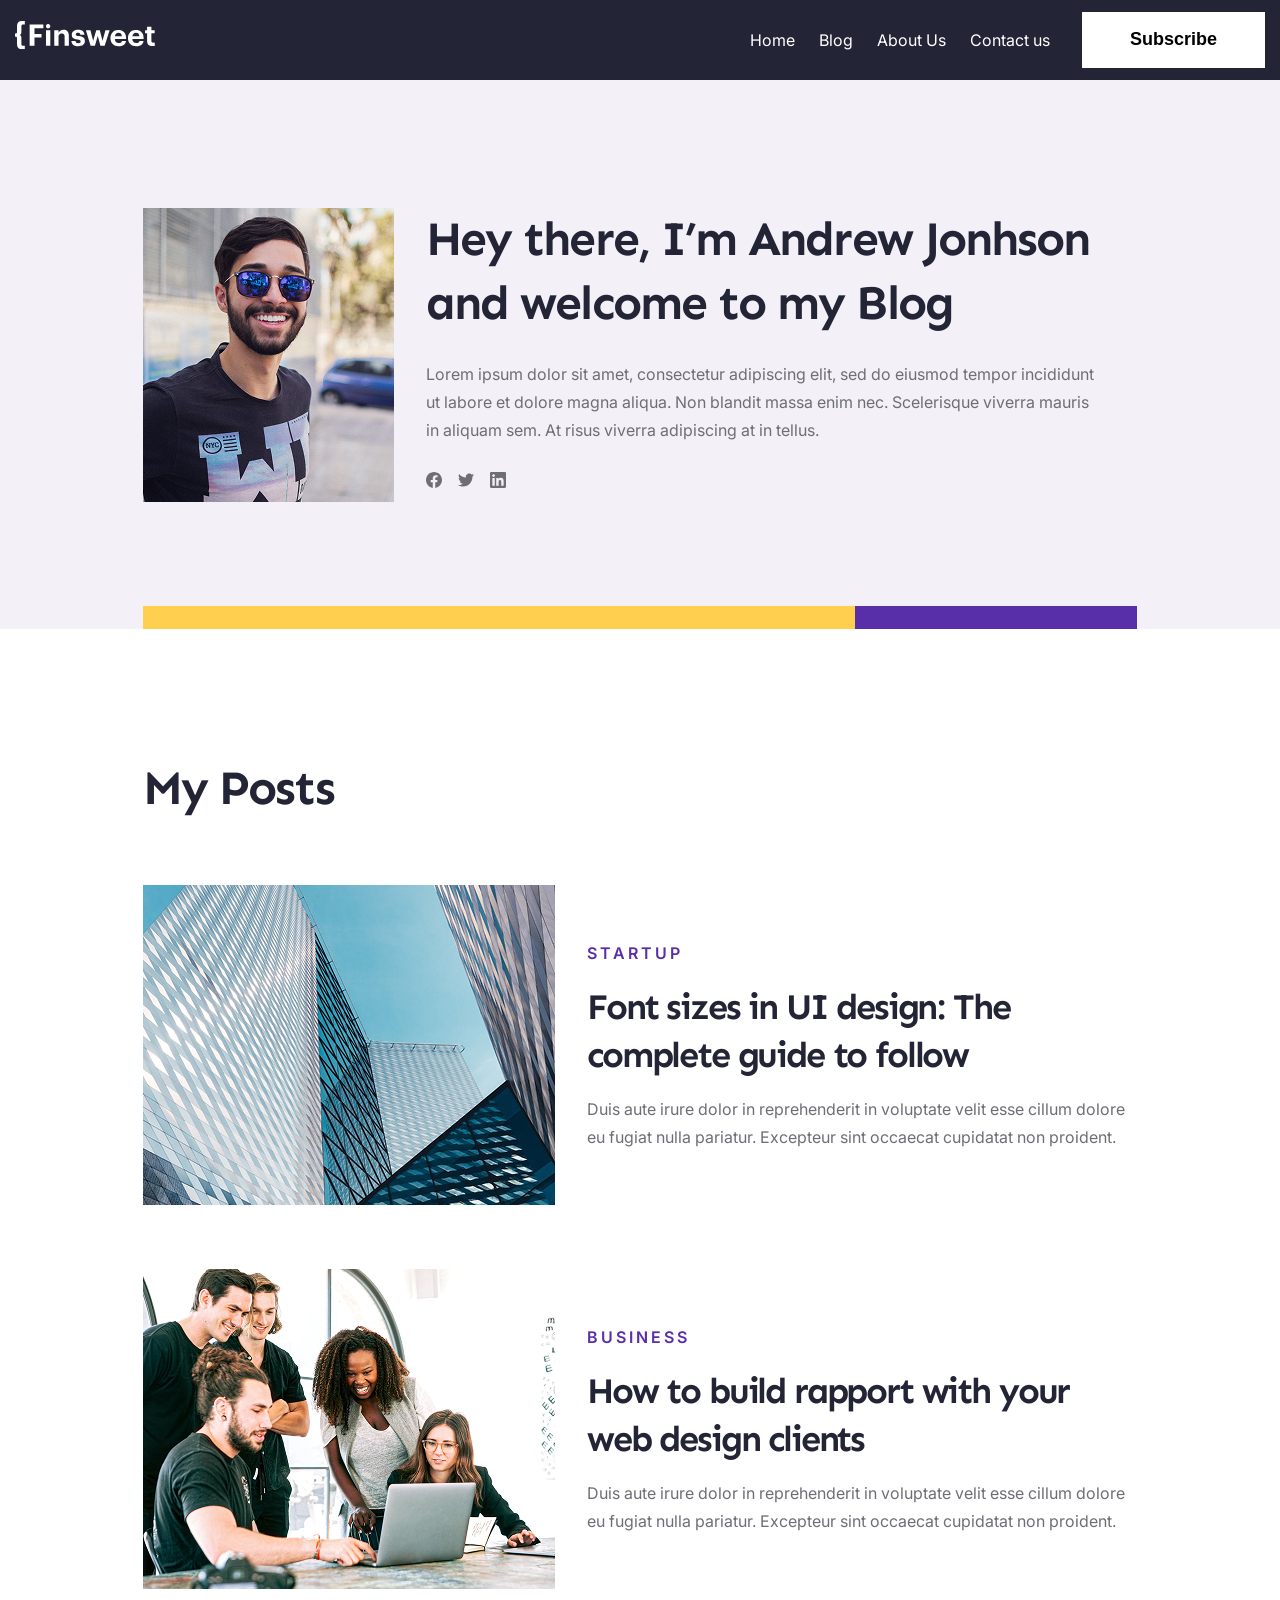
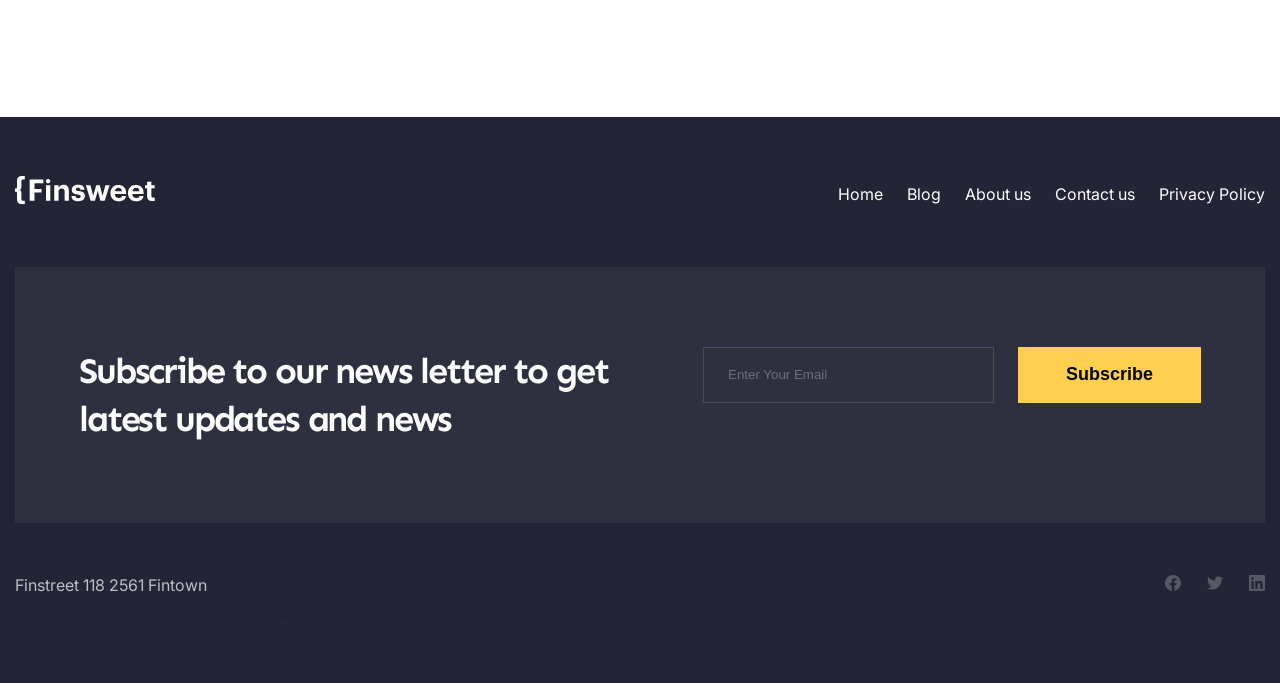
<file: pages/author.html>
<!DOCTYPE html>
<html lang="en">

<head>
    <meta charset="UTF-8">
    <meta name="viewport" content="width=device-width, initial-scale=1.0">
    <title>Category</title>

    <link rel="preconnect" href="https://fonts.googleapis.com">
    <link rel="preconnect" href="https://fonts.gstatic.com" crossorigin>
    <link
        href="https://fonts.googleapis.com/css2?family=Inter:opsz,wght@14..32,100..900&family=Sen:wght@700&display=swap"
        rel="stylesheet">

    <link rel="stylesheet" href="/css/reset.css">
    <link rel="stylesheet" href="/css/style.css">

</head>

<body>

    <div class="wrapper">
        <header class="header">
            <div class="container">
                <a href="../home.html" class="logo">
                    <img src="/img/logo.svg" alt="" class="logo__img">
                </a>

                <nav class="header__menu">
                    <ul class="header__menu-list">
                        <li class="header__menu-item">
                            <a href="/" class="header__menu-link">Home</a>
                        </li>
                        <li class="header__menu-item">
                            <a href="#" class="header__menu-link">Blog</a>
                        </li>
                        <li class="header__menu-item">
                            <a href="#" class="header__menu-link">About Us</a>
                        </li>
                        <li class="header__menu-item">
                            <a href="#" class="header__menu-link">Contact us</a>
                        </li>
                    </ul>
                    <button class="btn header__btn">Subscribe</button>
                </nav>
                <button class="header__menu-btn"><span class="header__menu-line"></span></button>
            </div>
        </header>

        <main class="main">
            <section class="author-post section-wrapper">
                <div class="container">
                    <div class="author__inner">
                        <img src="/img/author-icon.jpg" alt="" class="author__image">
                        <div class="author__text">
                            <h1 class="author__text-title">Hey there, I’m Andrew Jonhson and welcome to my Blog</h1>
                            <p class="author__text-desc">Lorem ipsum dolor sit amet, consectetur adipiscing elit, sed do eiusmod tempor incididunt ut labore et dolore magna aliqua. Non blandit massa enim nec. Scelerisque viverra mauris in aliquam sem. At risus viverra adipiscing at in tellus.</p>
                            <ul class="author__text-list">
                                <li class="author__text-list-item">
                                    <a href="#" target="_blank" rel="noopener noreferrer" class="author__text-list-link">
                                        <img src="/img/facebook.svg" alt="" class="author__text-list-icon">
                                    </a>
                                </li>
                                <li class="author__text-list-item">
                                    <a href="#" target="_blank" rel="noopener noreferrer" class="author__text-list-link">
                                        <img src="/img/twitter.svg" alt="" class="author__text-list-icon">
                                    </a>
                                </li>
                                <li class="author__text-list-item">
                                    <a href="#" target="_blank" rel="noopener noreferrer" class="author__text-list-link">
                                        <img src="/img/linkedin.svg" alt="" class="author__text-list-icon">
                                    </a>
                                </li>
                            </ul>
                        </div>
                        
                    </div>
                    <div class="author__lines lines">
                        <div class="line__yellow"></div>
                        <div class="line__purple"></div>
                    </div>
                </div>
            </section>

            <section class="my-posts section-wrapper">
                <div class="container">
                    <h2 class="my-posts__title">My Posts</h2>
                    <ul class="all-posts__list my-posts__list">
                        <li class="all-posts__list-item">
                            <article class="posts-card">
                                <img src="/img/my-post-1.jpg" alt="" class="posts-card__image posts-card__image--second">
                                <div class="posts-card__inner">
                                    <a href="#" class="posts__card-category">Startup</a>
                                    <h3 class="posts-card__title"><a href="#" class="posts__card-link">Font sizes in UI design: The complete guide to follow</a></h3>
                                    <p class="posts-card__desc">Duis aute irure dolor in reprehenderit in voluptate velit esse cillum dolore eu fugiat nulla pariatur. Excepteur sint occaecat cupidatat non proident.</p>
                                </div>
                            </article>
                        </li>
                        <li class="all-posts__list-item">
                            <article class="posts-card my-posts__card">
                                <img src="/img/my-post-2.jpg" alt="" class="posts-card__image posts-card__image--second">
                                <div class="posts-card__inner">
                                    <a href="#" class="posts__card-category">BUSINESS</a>
                                    <h3 class="posts-card__title"><a href="#" class="posts__card-link">How to build rapport with your web design clients</a></h3>
                                    <p class="posts-card__desc">Duis aute irure dolor in reprehenderit in voluptate velit esse cillum dolore eu fugiat nulla pariatur. Excepteur sint occaecat cupidatat non proident.</p>
                                </div>
                            </article>
                        </li>
                    </ul>
                </div>
            </section>
        </main>

        <footer class="footer">
            <div class="container">
                <nav class="footer__nav">
                    <a href="/home.html" class="logo">
                        <img src="/img/logo.svg" alt="" class="logo__img">
                    </a>
                    <ul class="footer__nav-list">
                        <li class="footer__nav-item">
                            <a href="home.html" class="footer__nav-link">Home</a>
                        </li>
                        <li class="footer__nav-item">
                            <a href="#" class="footer__nav-link">Blog</a>
                        </li>
                        <li class="footer__nav-item">
                            <a href="#" class="footer__nav-link">About us</a>
                        </li>
                        <li class="footer__nav-item">
                            <a href="#" class="footer__nav-link">Contact us</a>
                        </li>
                        <li class="footer__nav-item">
                            <a href="#" class="footer__nav-link">Privacy Policy</a>
                        </li>
                    </ul>
                </nav>

                <div class="footer__inner">
                    <span class="title footer__inner-title">Subscribe to our news letter to get latest updates and
                        news</span>
                    <form action="" class="footer__form">
                        <input type="email" name="user-email" placeholder="Enter Your Email" class="footer__form-input">
                        <button type="submit" class="btn footer__btn">Subscribe</button>
                    </form>
                </div>

                <div class="footer__contact">
                    <div class="footer__contact-text">
                        <p class="footer__contact-desc">Finstreet 118 2561 Fintown</p>
                        <a href="mailto:Hello@finsweet.com" class="footer__contact-link">Hello@finsweet.com</a>
                        <a href="tel:02079932905" class="footer__contact-link">020 7993 2905</a>
                    </div>

                    <div class="footer__contact-social">
                        <ul class="footer__contact-list">
                            <li class="footer__contact-item">
                                <a href="#" class="footer__contact-link">
                                    <img src="/img/facebook.svg" alt="" class="footer__contact-img">
                                </a>
                            </li>
                            <li class="footer__contact-item">
                                <a href="#" class="footer__contact-link">
                                    <img src="/img/twitter.svg" alt="" class="footer__contact-img">
                                </a>
                            </li>
                            <li class="footer__contact-item">
                                <a href="#" class="footer__contact-link">
                                    <img src="/img/linkedin.svg" alt="" class="footer__contact-img">
                                </a>
                            </li>
                        </ul>
                    </div>
                </div>
            </div>
        </footer>
    </div>

    <script src="../js/main.js"></script>
</body>

</html>
</file>
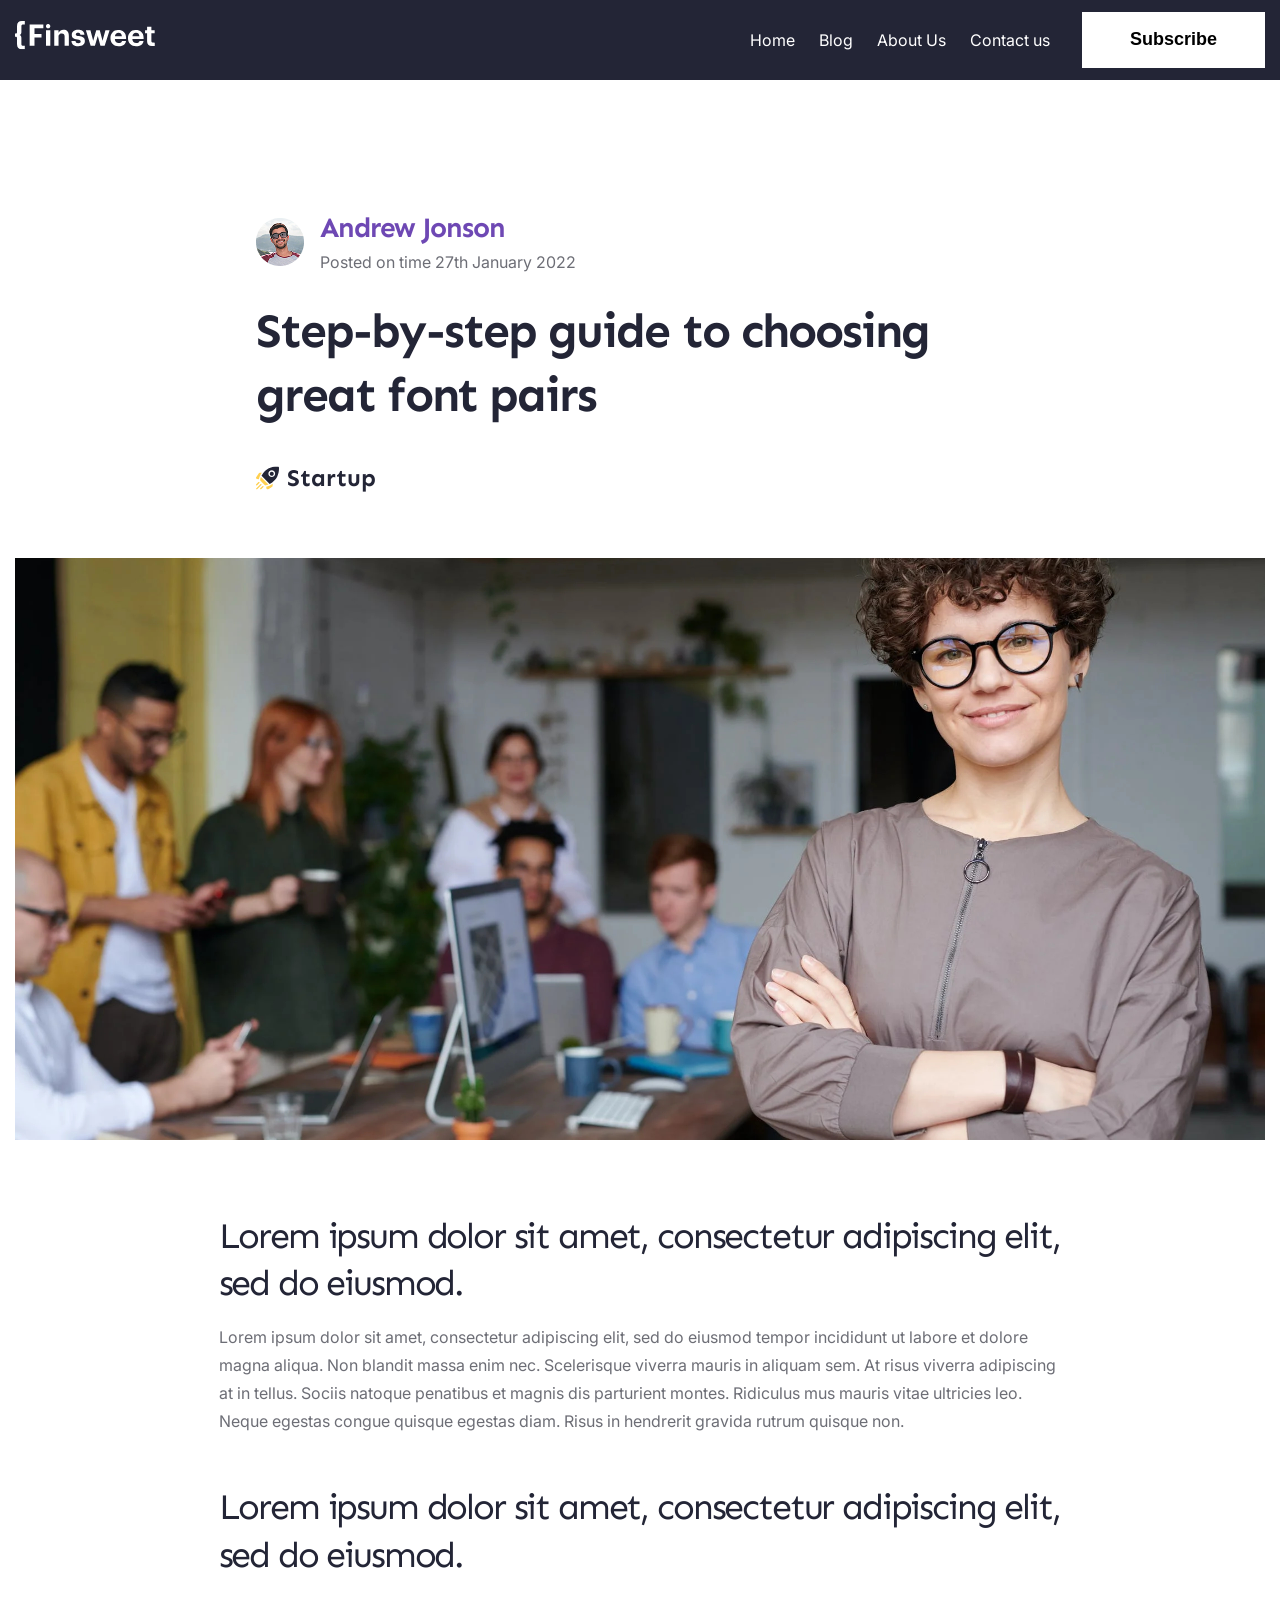
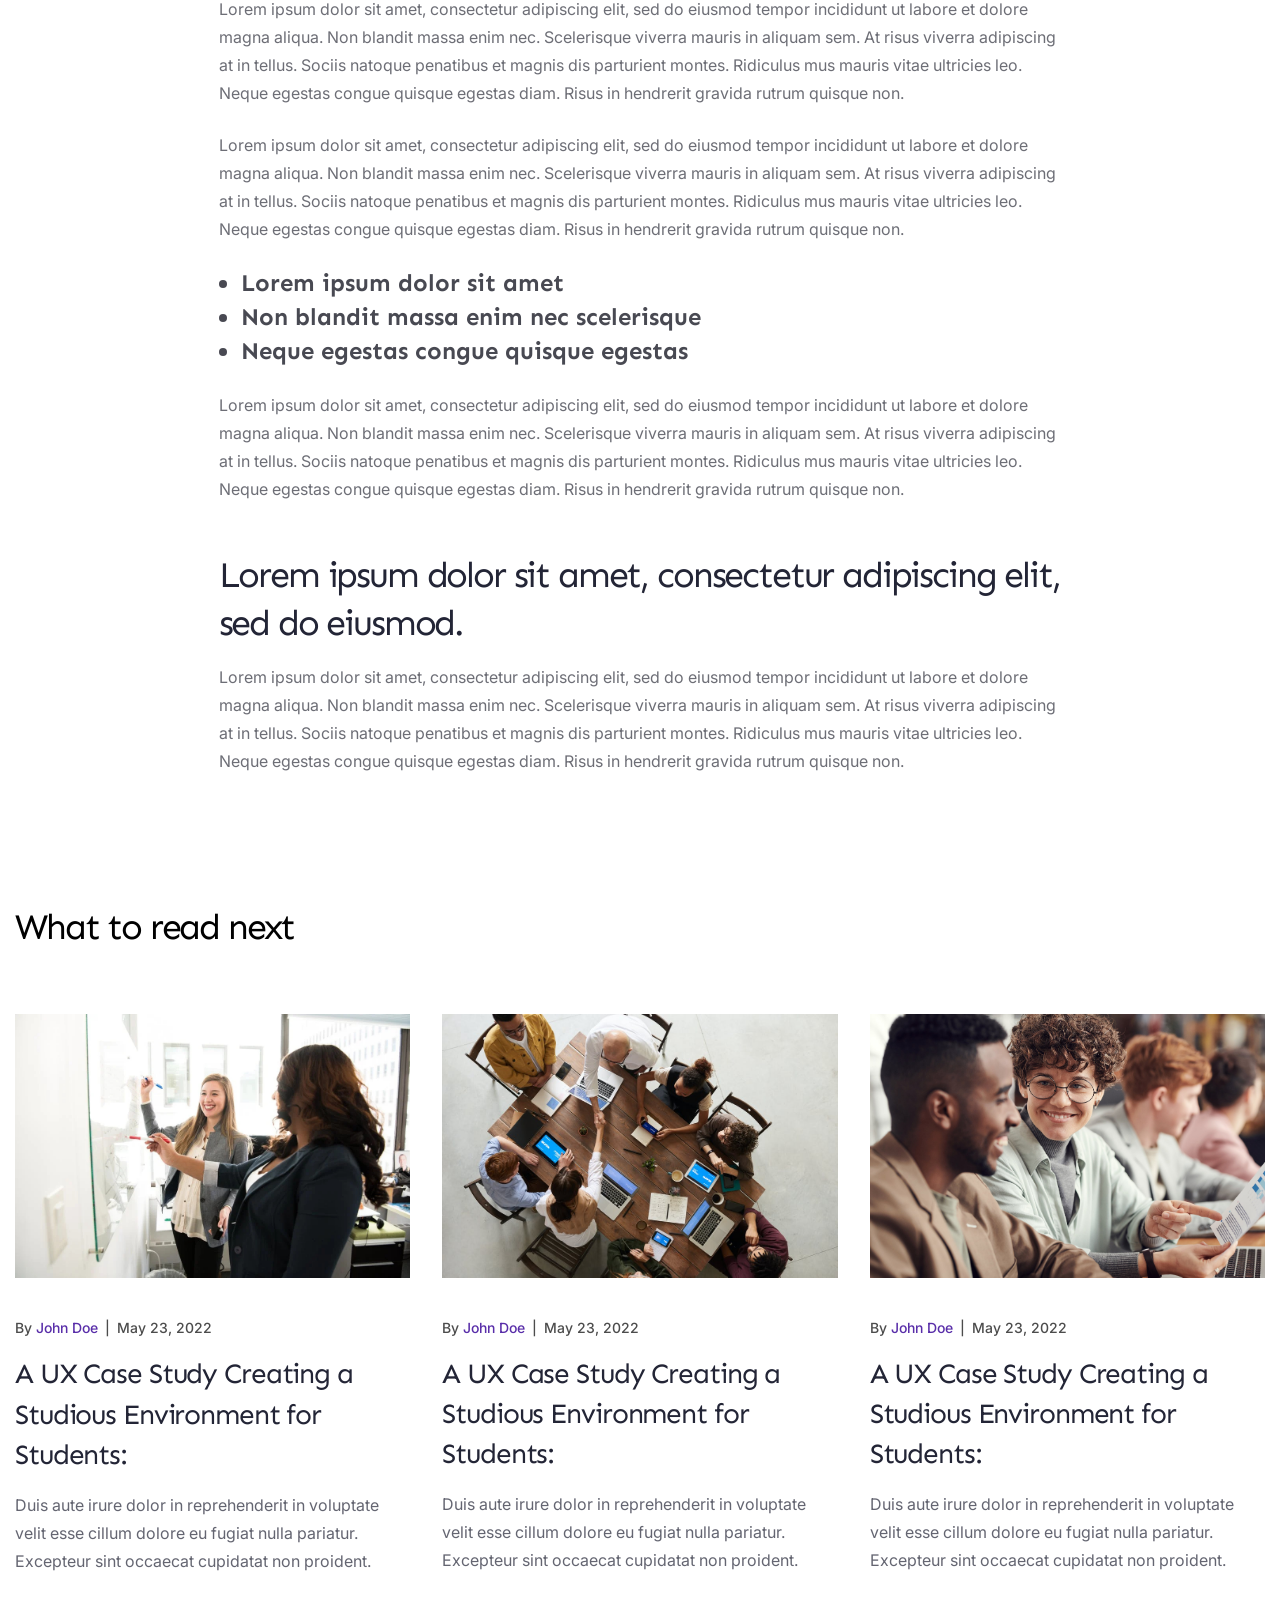
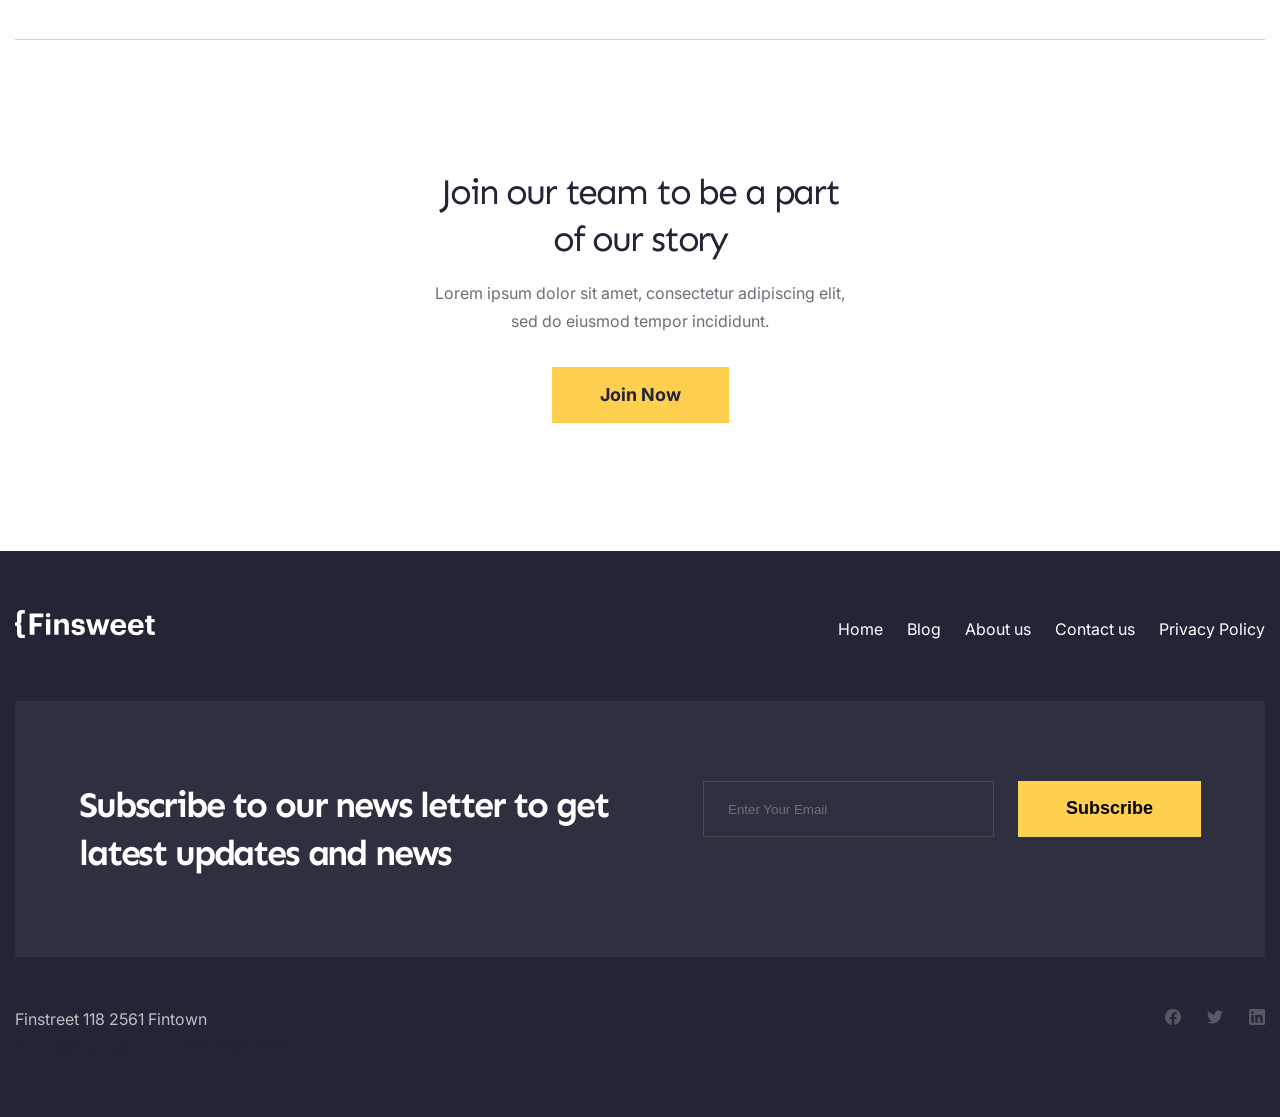
<file: pages/blog-post.html>
<!DOCTYPE html>
<html lang="en">

<head>
    <meta charset="UTF-8">
    <meta name="viewport" content="width=device-width, initial-scale=1.0">
    <title>Blog post</title>

    <link rel="preconnect" href="https://fonts.googleapis.com">
    <link rel="preconnect" href="https://fonts.gstatic.com" crossorigin>
    <link
        href="https://fonts.googleapis.com/css2?family=Inter:opsz,wght@14..32,100..900&family=Sen:wght@700&display=swap"
        rel="stylesheet">

    <link rel="stylesheet" href="/css/reset.css">
    <link rel="stylesheet" href="/css/style.css">

</head>

<body>

    <div class="wrapper">
        <header class="header">
            <div class="container">
                <a href="../home.html" class="logo">
                    <img src="/img/logo.svg" alt="" class="logo__img">
                </a>

                <nav class="header__menu">
                    <ul class="header__menu-list">
                        <li class="header__menu-item">
                            <a href="/" class="header__menu-link">Home</a>
                        </li>
                        <li class="header__menu-item">
                            <a href="#" class="header__menu-link">Blog</a>
                        </li>
                        <li class="header__menu-item">
                            <a href="#" class="header__menu-link">About Us</a>
                        </li>
                        <li class="header__menu-item">
                            <a href="#" class="header__menu-link">Contact us</a>
                        </li>
                    </ul>
                    <button class="btn header__btn">Subscribe</button>
                </nav>
                <button class="header__menu-btn"><span class="header__menu-line"></span></button>
            </div>
        </header>

        <main class="main">
            <section class="blog-post section-wrapper">
                <div class="container">
                    <article class="blog-post__inner-wrapper">
                        <div class="blog-post__first">
                            <div class="blog-post__first-inner">
                                <img src="/img/blog-post-user.png" alt="" class="blog-post__first-image">
                                <div class="blog-post__first__text">
                                    <a href="#" class="blog-post__first-link">Andrew Jonson</a>
                                    <p class="blog-post__first-txt">Posted on time <time datetime="2022-01-27"
                                            class="blog-post__first-date">27th January 2022</time></p>
                                </div>
                            </div>
                            <h1 class="blog-post__title">Step-by-step guide to choosing great font pairs</h1>
                            <a href="#" class="blog-post__category">
                                <img src="/img/choose-startup.svg" alt="" class="blog-post__category-image">
                                Startup
                            </a>
                        </div>
                        <img src="/img/blog-post.jpg" alt="" class="blog-post__image">
                        <div class="blog-post__second">
                            <div class="blog-post__second-item">
                                <h2 class="blog-post__second-title section__title">Lorem ipsum dolor sit amet,
                                    consectetur adipiscing elit, sed do eiusmod.</h2>
                                <p class="blog-post__second-text">Lorem ipsum dolor sit amet, consectetur adipiscing
                                    elit, sed do eiusmod tempor incididunt ut labore et dolore magna aliqua. Non blandit
                                    massa enim nec. Scelerisque viverra mauris in aliquam sem. At risus viverra
                                    adipiscing at in tellus. Sociis natoque penatibus et magnis dis parturient montes.
                                    Ridiculus mus mauris vitae ultricies leo. Neque egestas congue quisque egestas diam.
                                    Risus in hendrerit gravida rutrum quisque non.</p>
                            </div>
                            <div class="blog-post__second-item">
                                <h2 class="blog-post__second-title section__title">Lorem ipsum dolor sit amet,
                                    consectetur adipiscing elit, sed do eiusmod.</h2>
                                <p class="blog-post__second-text blog-post__second-txt">Lorem ipsum dolor sit amet,
                                    consectetur adipiscing
                                    elit, sed do eiusmod tempor incididunt ut labore et dolore magna aliqua. Non blandit
                                    massa enim nec. Scelerisque viverra mauris in aliquam sem. At risus viverra
                                    adipiscing at in tellus. Sociis natoque penatibus et magnis dis parturient montes.
                                    Ridiculus mus mauris vitae ultricies leo. Neque egestas congue quisque egestas diam.
                                    Risus in hendrerit gravida rutrum quisque non.</p>
                                <p class="blog-post__second-text blog-post__second-txt">Lorem ipsum dolor sit amet,
                                    consectetur adipiscing
                                    elit, sed do eiusmod tempor incididunt ut labore et dolore magna aliqua. Non blandit
                                    massa enim nec. Scelerisque viverra mauris in aliquam sem. At risus viverra
                                    adipiscing at in tellus. Sociis natoque penatibus et magnis dis parturient montes.
                                    Ridiculus mus mauris vitae ultricies leo. Neque egestas congue quisque egestas diam.
                                    Risus in hendrerit gravida rutrum quisque non.</p>

                                <ul class="blog-post__second-list">
                                    <li class="blog-post__second-element">Lorem ipsum dolor sit amet</li>
                                    <li class="blog-post__second-element">Non blandit massa enim nec scelerisque</li>
                                    <li class="blog-post__second-element">Neque egestas congue quisque egestas</li>
                                </ul>
                                <p class="blog-post__second-text">Lorem ipsum dolor sit amet, consectetur adipiscing
                                    elit, sed do eiusmod tempor incididunt ut labore et dolore magna aliqua. Non blandit
                                    massa enim nec. Scelerisque viverra mauris in aliquam sem. At risus viverra
                                    adipiscing at in tellus. Sociis natoque penatibus et magnis dis parturient montes.
                                    Ridiculus mus mauris vitae ultricies leo. Neque egestas congue quisque egestas diam.
                                    Risus in hendrerit gravida rutrum quisque non.</p>
                            </div>
                            <div class="blog-post__second-item">
                                <h2 class="blog-post__second-title section__title">Lorem ipsum dolor sit amet,
                                    consectetur adipiscing elit, sed do eiusmod.</h2>
                                <p class="blog-post__second-text">Lorem ipsum dolor sit amet, consectetur adipiscing
                                    elit, sed do eiusmod tempor incididunt ut labore et dolore magna aliqua. Non blandit
                                    massa enim nec. Scelerisque viverra mauris in aliquam sem. At risus viverra
                                    adipiscing at in tellus. Sociis natoque penatibus et magnis dis parturient montes.
                                    Ridiculus mus mauris vitae ultricies leo. Neque egestas congue quisque egestas diam.
                                    Risus in hendrerit gravida rutrum quisque non.</p>
                            </div>
                        </div>

                    </article>
                </div>
            </section>

            <section class="read-next section-wrapper">
                <div class="container">
                    <h2 class="read-next__title section__title">What to read next</h2>
                    <ul class="read-next__list">
                        <li class="read-next__list-item">
                            <article class="read-next__post">
                                <img src="/img/posts-1.jpg" alt="" class="read-next__post-image">
                                <p class="featured__info">By <a href="#" class="featured__info-link">John Doe</a> |
                                    <time datetime="2022-05-23" class="featured__info-date">May 23, 2022 </time></p>
                                <h3 class="read-next__post-title"><a href="#" class="read-next__post-link">A UX Case Study Creating a Studious Environment for
                                    Students:</a></h3>
                                <p class="read-next__post-text">Duis aute irure dolor in reprehenderit in voluptate
                                    velit esse cillum dolore eu fugiat nulla pariatur. Excepteur sint occaecat cupidatat
                                    non proident.</p>
                            </article>
                        </li>
                        <li class="read-next__list-item">
                            <article class="read-next__post">
                                <img src="/img/posts-2.jpg" alt="" class="read-next__post-image">
                                <p class="featured__info">By <a href="#" class="featured__info-link">John Doe</a> |
                                    <time datetime="2022-05-23" class="featured__info-date">May 23, 2022 </time></p>
                                <h3 class="read-next__post-title"><a href="#" class="read-next__post-link">A UX Case Study Creating a Studious Environment for
                                    Students:</a></h3>
                                <p class="read-next__post-text">Duis aute irure dolor in reprehenderit in voluptate
                                    velit esse cillum dolore eu fugiat nulla pariatur. Excepteur sint occaecat cupidatat
                                    non proident.</p>
                            </article>
                        </li>
                        <li class="read-next__list-item">
                            <article class="read-next__post">
                                <img src="/img/posts-3.jpg" alt="" class="read-next__post-image">
                                <p class="featured__info">By <a href="#" class="featured__info-link">John Doe</a> |
                                    <time datetime="2022-05-23" class="featured__info-date">May 23, 2022 </time></p>
                                <h3 class="read-next__post-title"><a href="#" class="read-next__post-link">A UX Case Study Creating a Studious Environment for
                                    Students:</a></h3>
                                <p class="read-next__post-text">Duis aute irure dolor in reprehenderit in voluptate
                                    velit esse cillum dolore eu fugiat nulla pariatur. Excepteur sint occaecat cupidatat
                                    non proident.</p>
                            </article>
                        </li>
                    </ul>
                </div>
            </section>

            <section class="join section-wrapper">
                <div class="container">
                    <div class="join__inner">
                        <h2 class="join__title section__title">Join our team to be a part of our story</h2>
                        <p class="join__text">Lorem ipsum dolor sit amet, consectetur adipiscing elit, sed do eiusmod
                            tempor incididunt.</p>
                        <a href="#" class="join__btn btn">Join Now</a>
                    </div>
                </div>
            </section>
        </main>

        <footer class="footer">
            <div class="container">
                <nav class="footer__nav">
                    <a href="/home.html" class="logo">
                        <img src="/img/logo.svg" alt="" class="logo__img">
                    </a>
                    <ul class="footer__nav-list">
                        <li class="footer__nav-item">
                            <a href="home.html" class="footer__nav-link">Home</a>
                        </li>
                        <li class="footer__nav-item">
                            <a href="#" class="footer__nav-link">Blog</a>
                        </li>
                        <li class="footer__nav-item">
                            <a href="#" class="footer__nav-link">About us</a>
                        </li>
                        <li class="footer__nav-item">
                            <a href="#" class="footer__nav-link">Contact us</a>
                        </li>
                        <li class="footer__nav-item">
                            <a href="#" class="footer__nav-link">Privacy Policy</a>
                        </li>
                    </ul>
                </nav>

                <div class="footer__inner">
                    <span class="title footer__inner-title">Subscribe to our news letter to get latest updates and
                        news</span>
                    <form action="" class="footer__form">
                        <input type="email" name="user-email" placeholder="Enter Your Email" class="footer__form-input">
                        <button type="submit" class="btn footer__btn">Subscribe</button>
                    </form>
                </div>

                <div class="footer__contact">
                    <div class="footer__contact-text">
                        <p class="footer__contact-desc">Finstreet 118 2561 Fintown</p>
                        <a href="mailto:Hello@finsweet.com" class="footer__contact-link">Hello@finsweet.com</a>
                        <a href="tel:02079932905" class="footer__contact-link">020 7993 2905</a>
                    </div>

                    <div class="footer__contact-social">
                        <ul class="footer__contact-list">
                            <li class="footer__contact-item">
                                <a href="#" class="footer__contact-link">
                                    <img src="/img/facebook.svg" alt="" class="footer__contact-img">
                                </a>
                            </li>
                            <li class="footer__contact-item">
                                <a href="#" class="footer__contact-link">
                                    <img src="/img/twitter.svg" alt="" class="footer__contact-img">
                                </a>
                            </li>
                            <li class="footer__contact-item">
                                <a href="#" class="footer__contact-link">
                                    <img src="/img/linkedin.svg" alt="" class="footer__contact-img">
                                </a>
                            </li>
                        </ul>
                    </div>
                </div>
            </div>
        </footer>
    </div>

    <script src="../js/main.js"></script>
</body>

</html>
</file>
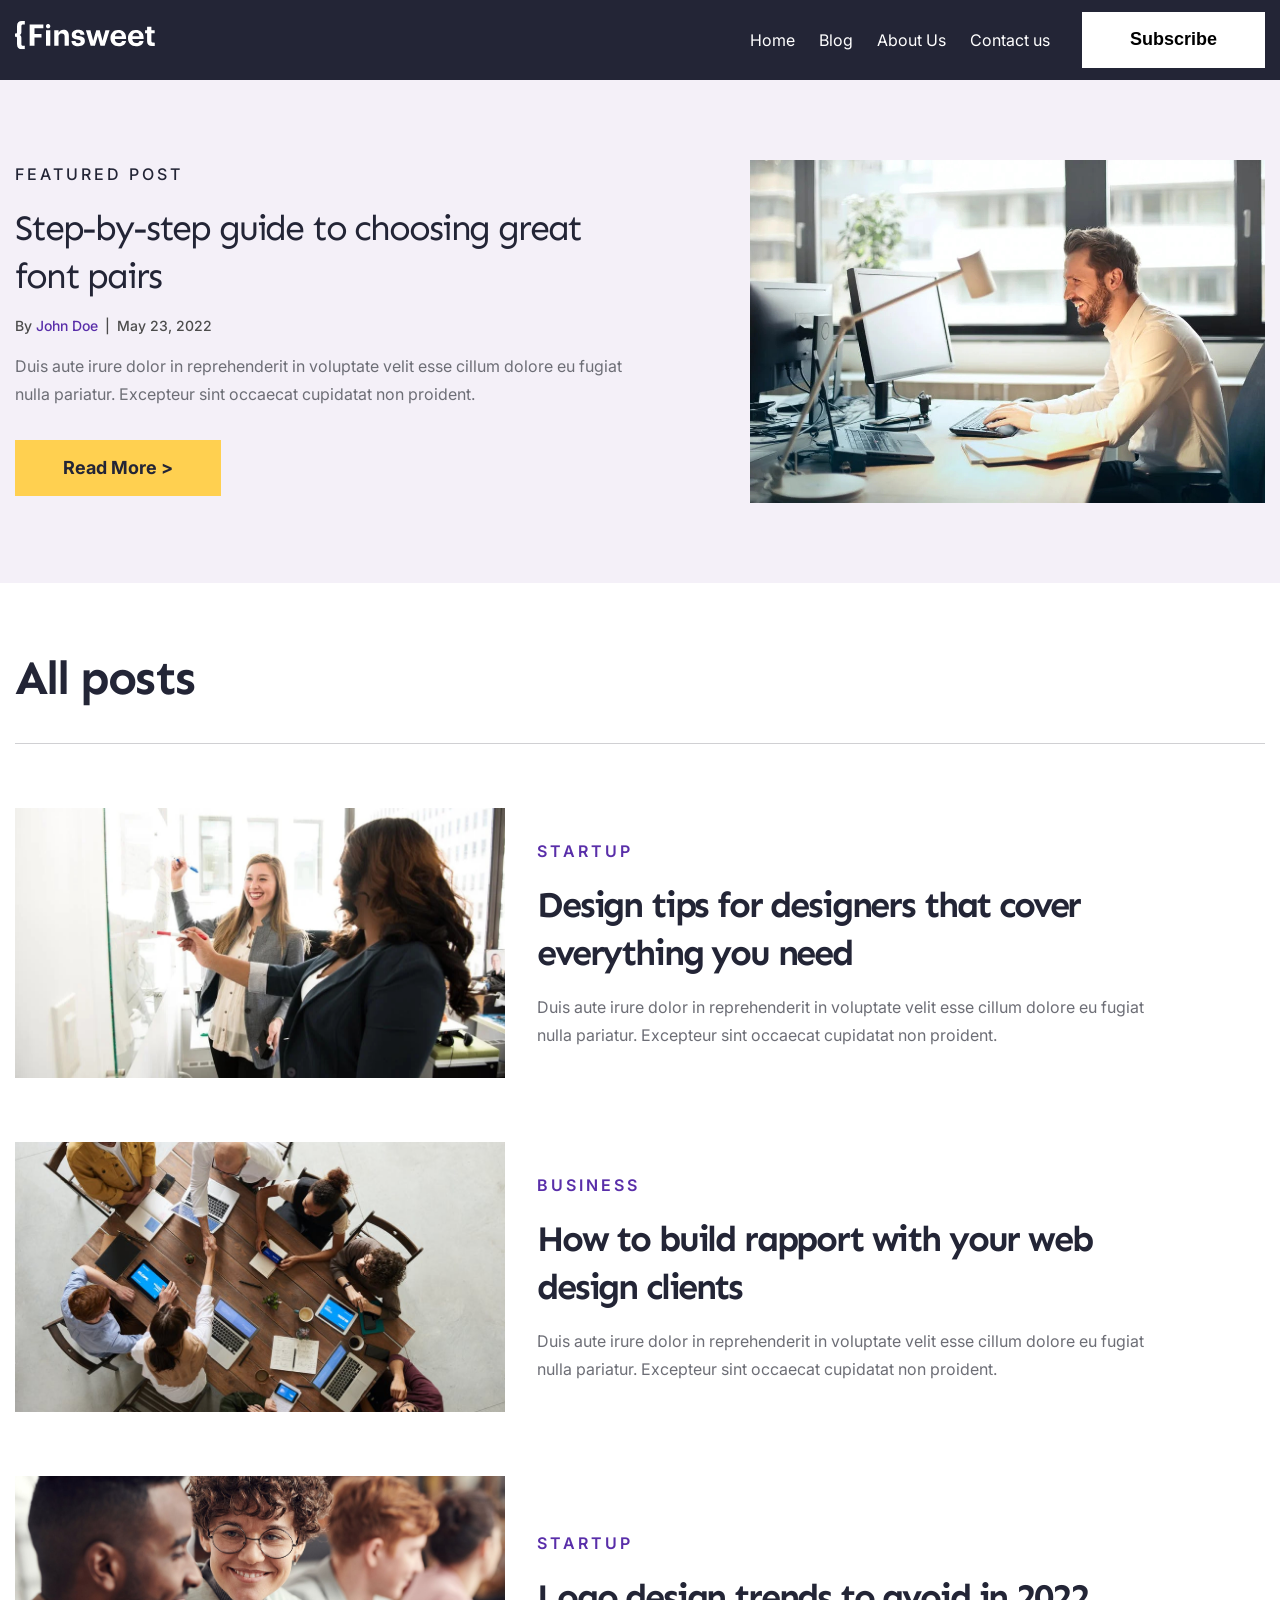
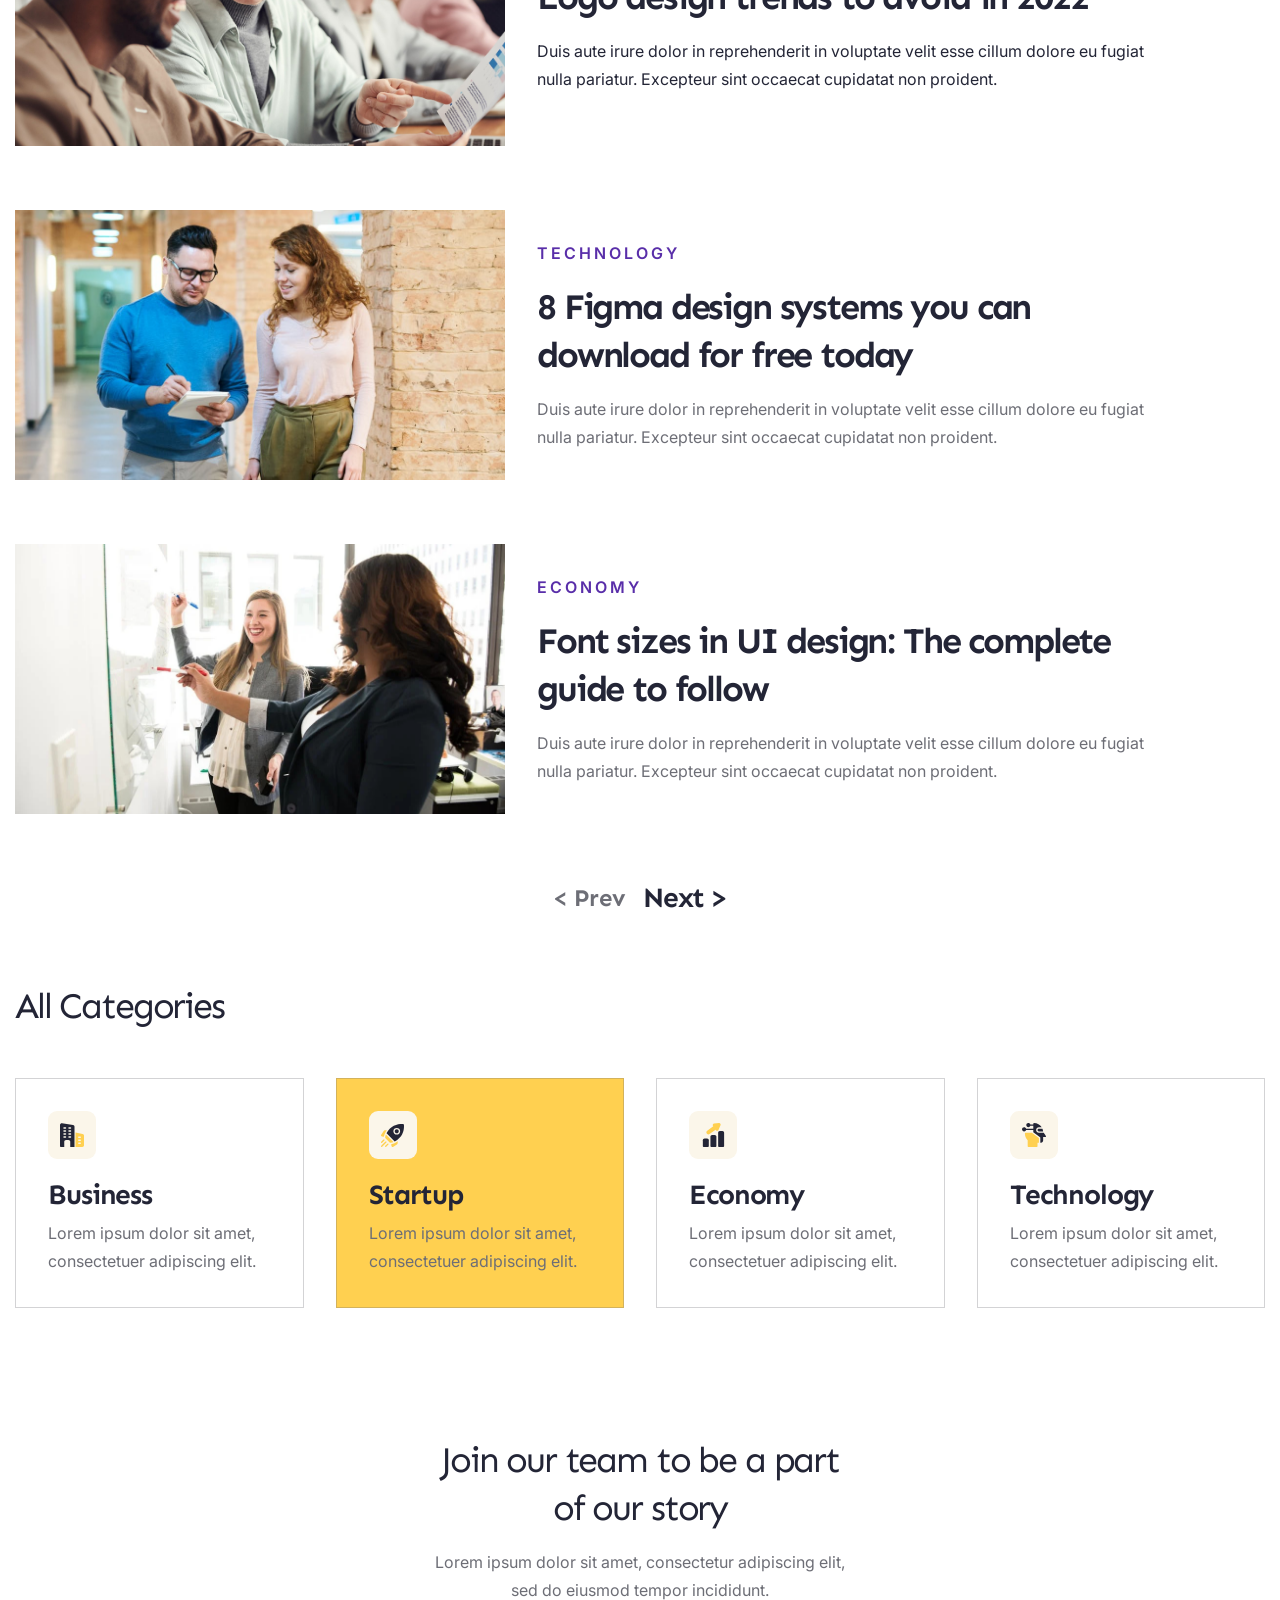
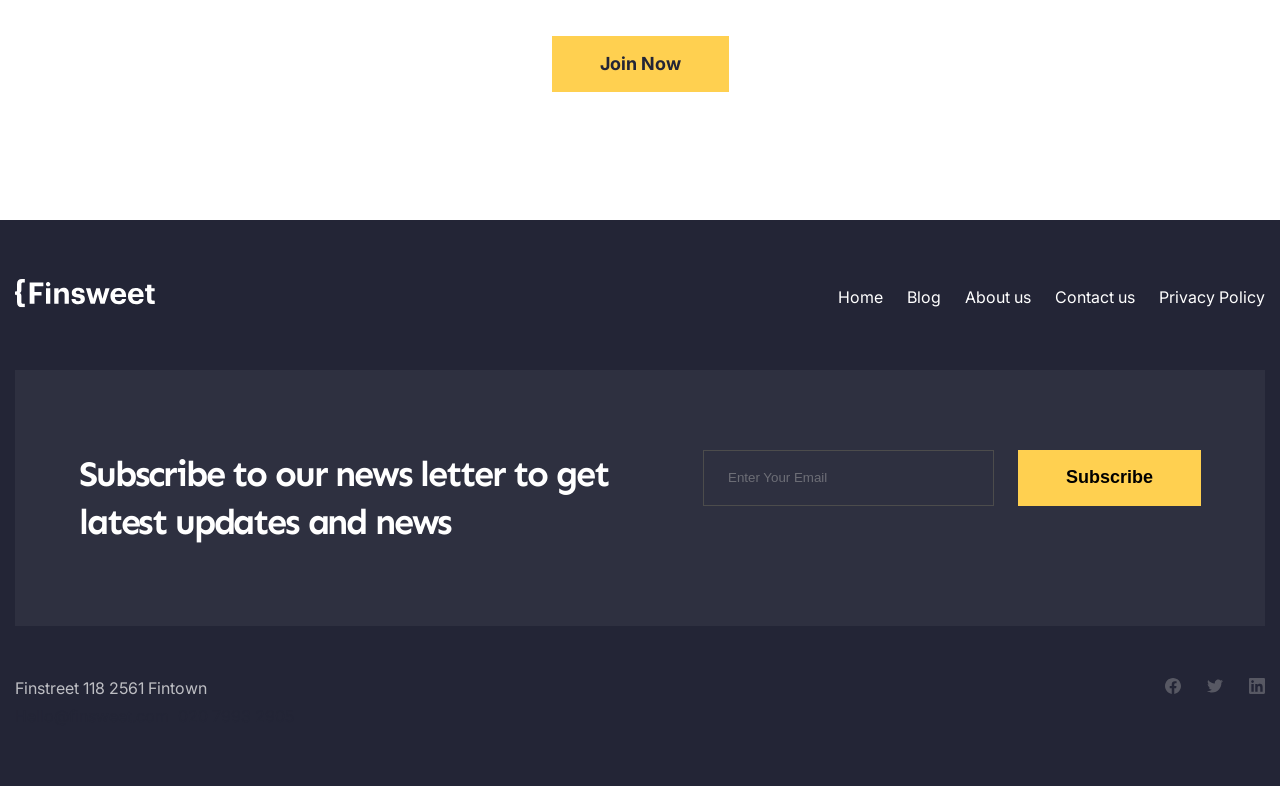
<file: pages/blog.html>
<!DOCTYPE html>
<html lang="en">

<head>
    <meta charset="UTF-8">
    <meta name="viewport" content="width=device-width, initial-scale=1.0">
    <title>Blog</title>

    <link rel="preconnect" href="https://fonts.googleapis.com">
    <link rel="preconnect" href="https://fonts.gstatic.com" crossorigin>
    <link
        href="https://fonts.googleapis.com/css2?family=Inter:opsz,wght@14..32,100..900&family=Sen:wght@700&display=swap"
        rel="stylesheet">

    <link rel="stylesheet" href="/css/reset.css">
    <link rel="stylesheet" href="/css/style.css">

</head>

<body>

    <div class="wrapper">
        <header class="header">
            <div class="container">
                <a href="../home.html" class="logo">
                    <img src="/img/logo.svg" alt="" class="logo__img">
                </a>

                <nav class="header__menu">
                    <ul class="header__menu-list">
                        <li class="header__menu-item">
                            <a href="/" class="header__menu-link">Home</a>
                        </li>
                        <li class="header__menu-item">
                            <a href="#" class="header__menu-link">Blog</a>
                        </li>
                        <li class="header__menu-item">
                            <a href="#" class="header__menu-link">About Us</a>
                        </li>
                        <li class="header__menu-item">
                            <a href="#" class="header__menu-link">Contact us</a>
                        </li>
                    </ul>
                    <button class="btn header__btn">Subscribe</button>
                </nav>
                <button class="header__menu-btn"><span class="header__menu-line"></span></button>
            </div>
        </header>

        <main class="main">
            <section class="featured-post section-wrapper section-wrapper--second">
                <div class="container">
                    <div class="featured-post__inner">
                        <span class="featured-post__subtitle">Featured Post</span>
                        <h1 class="featured-post__title section__title">Step-by-step guide to choosing great font pairs</h1>
                        <p class="featured__info">By <a href="#" class="featured__info-link">John Doe</a> | <time
                                datetime="2022-05-23" class="featured__info-date">May 23, 2022 </time></p>
                        <p class="featured-post__text">Duis aute irure dolor in reprehenderit in voluptate velit esse cillum dolore eu fugiat nulla pariatur. Excepteur sint occaecat cupidatat non proident.</p>
                        <a href="#" class="featured-post__btn btn">Read More ></a>       
                    </div>
                    <img src="/img/featured-post.jpg" alt="" class="featured-post__image">
                </div>
            </section>


            <section class="all-post ssection-wrapper section-wrapper--second">
                <div class="container">
                    <h2 class="all-posts__title">All posts</h2>
                    <ul class="all-posts__list">
                        <li class="all-posts__list-item">
                            <article class="posts-card">
                                <img src="/img/posts-1.jpg" alt="" class="posts-card__image">
                                <div class="posts-card__inner">
                                    <a href="#" class="posts__card-category">Startup</a>
                                    <h3 class="posts-card__title"><a href="#" class="posts__card-link">Design tips for designers that cover everything you need</a></h3>
                                    <p class="posts-card__desc">Duis aute irure dolor in reprehenderit in voluptate velit esse cillum dolore eu fugiat nulla pariatur. Excepteur sint occaecat cupidatat non proident.</p>
                                </div>
                            </article>
                        </li>
                        <li class="all-posts__list-item">
                            <article class="posts-card">
                                <img src="/img/posts-2.jpg" alt="" class="posts-card__image">
                                <div class="posts-card__inner">
                                    <a href="#" class="posts__card-category">BUSINESS</a>
                                    <h3 class="posts-card__title"><a href="#" class="posts__card-link">How to build rapport with your web design clients</a></h3>
                                    <p class="posts-card__desc">Duis aute irure dolor in reprehenderit in voluptate velit esse cillum dolore eu fugiat nulla pariatur. Excepteur sint occaecat cupidatat non proident.</p>
                                </div>
                            </article>
                        </li>
                        <li class="all-posts__list-item">
                            <article class="posts-card">
                                <img src="/img/posts-3.jpg" alt="" class="posts-card__image">
                                <div class="posts-card__inner">
                                    <a href="#" class="posts__card-category">Startup</a>
                                    <h3 class="posts-card__title"><a href="#" class="posts__card-link">Logo design trends to avoid in 2022</a></h3>
                                    <p class="posts-card__desc"><a href="#" class="posts__card-link">Duis aute irure dolor in reprehenderit in voluptate velit esse cillum dolore eu fugiat nulla pariatur. Excepteur sint occaecat cupidatat non proident.</a></p>
                                </div>
                            </article>
                        </li>
                        <li class="all-posts__list-item">
                            <article class="posts-card">
                                <img src="/img/posts-4.jpg" alt="" class="posts-card__image">
                                <div class="posts-card__inner">
                                    <a href="#" class="posts__card-category">TECHNOLOGY</a>
                                    <h3 class="posts-card__title"><a href="#" class="posts__card-link">8 Figma design systems you can download for free today</a></h3>
                                    <p class="posts-card__desc">Duis aute irure dolor in reprehenderit in voluptate velit esse cillum dolore eu fugiat nulla pariatur. Excepteur sint occaecat cupidatat non proident.</p>
                                </div>
                            </article>
                        </li>
                        <li class="all-posts__list-item">
                            <article class="posts-card">
                                <img src="/img/posts-1.jpg" alt="" class="posts-card__image">
                                <div class="posts-card__inner">
                                    <a href="#" class="posts__card-category">ECONOMY</a>
                                    <h3 class="posts-card__title"><a href="#" class="posts__card-link">Font sizes in UI design: The complete guide to follow</a></h3>
                                    <p class="posts-card__desc">Duis aute irure dolor in reprehenderit in voluptate velit esse cillum dolore eu fugiat nulla pariatur. Excepteur sint occaecat cupidatat non proident.</p>
                                </div>
                            </article>
                        </li>
                    </ul>
                    <div class="all-posts__pagination">
                        <span class="all-posts__pagination-txt">&lt; Prev</span>
                        <a href="#" class="all-posts__pagination-link">Next &gt;</a>
                    </div>
                </div>
            </section>

            <section class="choose section-wrapper">
                <div class="container">
                    <h4 class="choose__title choose__title--second section__title">All Categories</h2>

                    <ul class="choose__list">
                        <li class="choose__list-item">
                            <div class="choose__list-wrapper"><img src="/img/choose-businnes.svg" alt=""
                                    class="choose__list-image"></div>
                            <span class="choose__list-title"><a href="#" class="choose__list-link">Business</a></span>
                            <p class="choose__list-text">Lorem ipsum dolor sit amet, consectetuer adipiscing elit.</p>
                        </li>
                        <li class="choose__list-item">
                            <div class="choose__list-wrapper"><img src="/img/choose-startup.svg" alt=""
                                    class="choose__list-image"></div>
                            <span class="choose__list-title"><a href="#" class="choose__list-link">Startup</a></span>
                            <p class="choose__list-text">Lorem ipsum dolor sit amet, consectetuer adipiscing elit.</p>
                        </li>
                        <li class="choose__list-item">
                            <div class="choose__list-wrapper"><img src="/img/choose-economy.svg" alt=""
                                    class="choose__list-image"></div>
                            <span class="choose__list-title"><a href="#" class="choose__list-link">Economy</a></span>
                            <p class="choose__list-text">Lorem ipsum dolor sit amet, consectetuer adipiscing elit.</p>
                        </li>
                        <li class="choose__list-item">
                            <div class="choose__list-wrapper"><img src="/img/choose-technology.svg" alt=""
                                    class="choose__list-image"></div>
                            <span class="choose__list-title"><a href="#" class="choose__list-link">Technology</a></span>
                            <p class="choose__list-text">Lorem ipsum dolor sit amet, consectetuer adipiscing elit.</p>
                        </li>
                    </ul>
                </div>
            </section>

            <section class="join section-wrapper">
                <div class="container">
                    <div class="join__inner">
                        <h2 class="join__title section__title">Join our team to be a part of our story</h2>
                        <p class="join__text">Lorem ipsum dolor sit amet, consectetur adipiscing elit, sed do eiusmod
                            tempor incididunt.</p>
                        <a href="#" class="join__btn btn">Join Now</a>
                    </div>
                </div>
            </section>
        </main>

        <footer class="footer">
            <div class="container">
                <nav class="footer__nav">
                    <a href="/home.html" class="logo">
                        <img src="/img/logo.svg" alt="" class="logo__img">
                    </a>
                    <ul class="footer__nav-list">
                        <li class="footer__nav-item">
                            <a href="home.html" class="footer__nav-link">Home</a>
                        </li>
                        <li class="footer__nav-item">
                            <a href="#" class="footer__nav-link">Blog</a>
                        </li>
                        <li class="footer__nav-item">
                            <a href="#" class="footer__nav-link">About us</a>
                        </li>
                        <li class="footer__nav-item">
                            <a href="#" class="footer__nav-link">Contact us</a>
                        </li>
                        <li class="footer__nav-item">
                            <a href="#" class="footer__nav-link">Privacy Policy</a>
                        </li>
                    </ul>
                </nav>

                <div class="footer__inner">
                    <span class="title footer__inner-title">Subscribe to our news letter to get latest updates and
                        news</span>
                    <form action="" class="footer__form">
                        <input type="email" name="user-email" placeholder="Enter Your Email" class="footer__form-input">
                        <button type="submit" class="btn footer__btn">Subscribe</button>
                    </form>
                </div>

                <div class="footer__contact">
                    <div class="footer__contact-text">
                        <p class="footer__contact-desc">Finstreet 118 2561 Fintown</p>
                        <a href="mailto:Hello@finsweet.com" class="footer__contact-link">Hello@finsweet.com</a>
                        <a href="tel:02079932905" class="footer__contact-link">020 7993 2905</a>
                    </div>

                    <div class="footer__contact-social">
                        <ul class="footer__contact-list">
                            <li class="footer__contact-item">
                                <a href="#" class="footer__contact-link">
                                    <img src="/img/facebook.svg" alt="" class="footer__contact-img">
                                </a>
                            </li>
                            <li class="footer__contact-item">
                                <a href="#" class="footer__contact-link">
                                    <img src="/img/twitter.svg" alt="" class="footer__contact-img">
                                </a>
                            </li>
                            <li class="footer__contact-item">
                                <a href="#" class="footer__contact-link">
                                    <img src="/img/linkedin.svg" alt="" class="footer__contact-img">
                                </a>
                            </li>
                        </ul>
                    </div>
                </div>
            </div>
        </footer>
    </div>

    <script src="../js/main.js"></script>
</body>

</html>
</file>
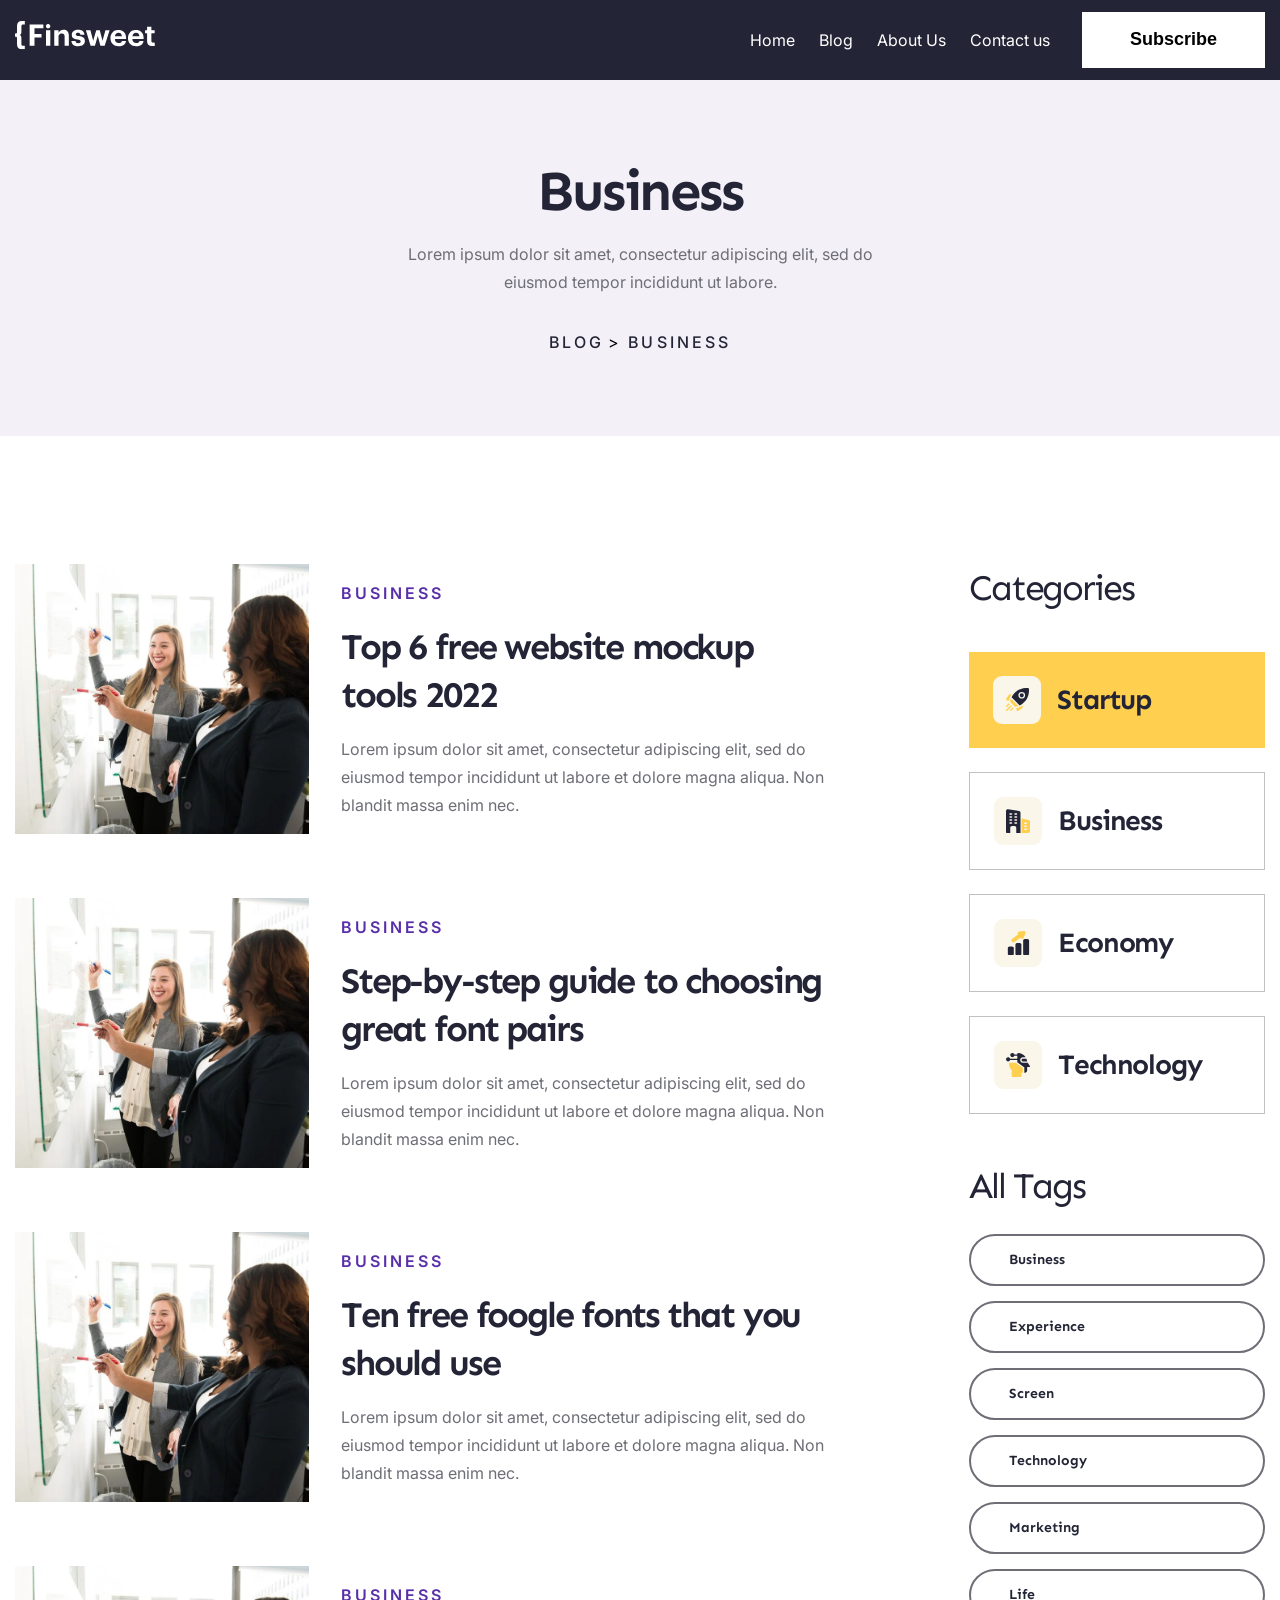
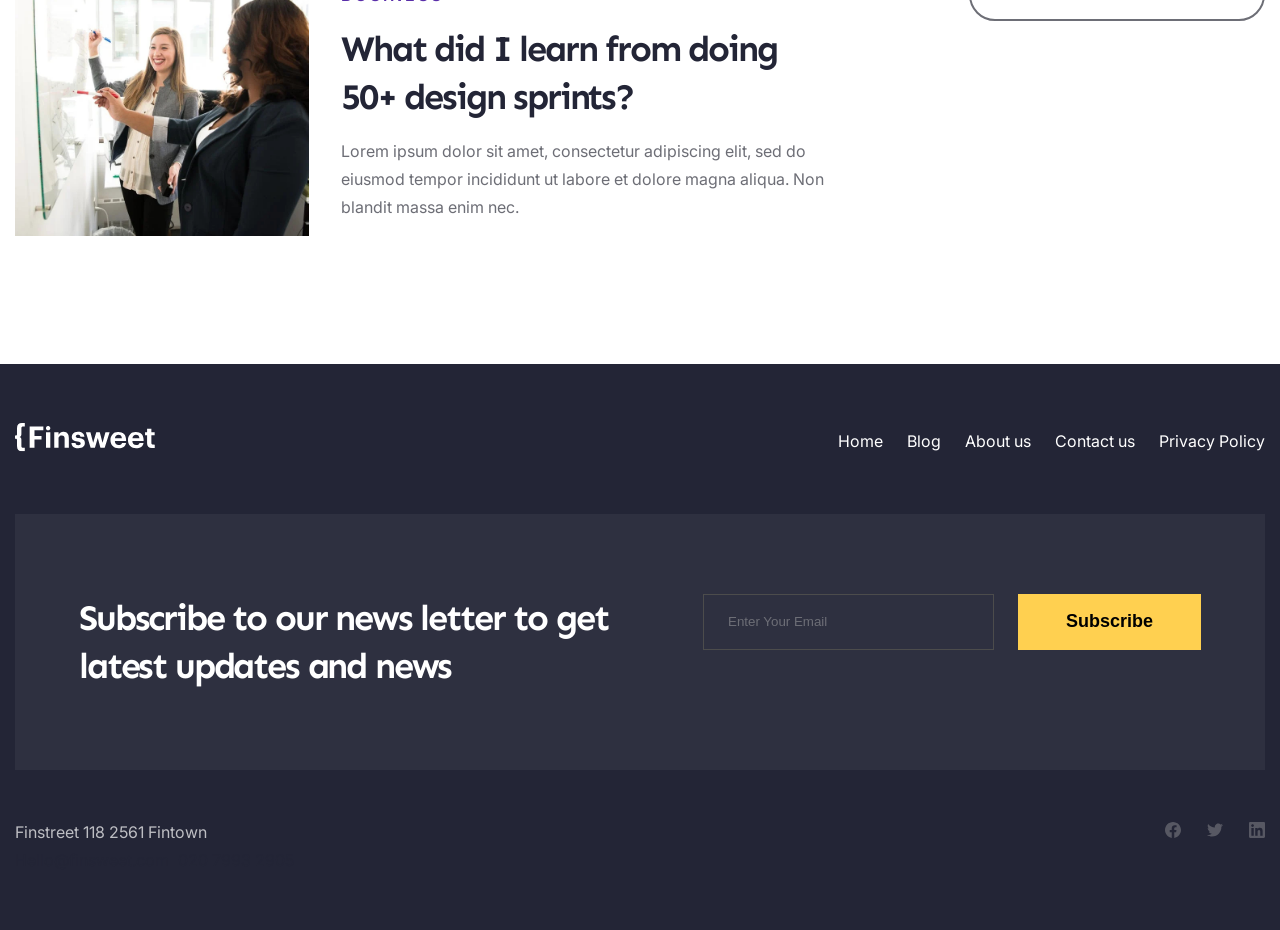
<file: pages/category.html>
<!DOCTYPE html>
<html lang="en">

<head>
    <meta charset="UTF-8">
    <meta name="viewport" content="width=device-width, initial-scale=1.0">
    <title>Category</title>

    <link rel="preconnect" href="https://fonts.googleapis.com">
    <link rel="preconnect" href="https://fonts.gstatic.com" crossorigin>
    <link
        href="https://fonts.googleapis.com/css2?family=Inter:opsz,wght@14..32,100..900&family=Sen:wght@700&display=swap"
        rel="stylesheet">

    <link rel="stylesheet" href="/css/reset.css">
    <link rel="stylesheet" href="/css/style.css">

</head>

<body>

    <div class="wrapper">
        <header class="header">
            <div class="container">
                <a href="../home.html" class="logo">
                    <img src="/img/logo.svg" alt="" class="logo__img">
                </a>

                <nav class="header__menu">
                    <ul class="header__menu-list">
                        <li class="header__menu-item">
                            <a href="/" class="header__menu-link">Home</a>
                        </li>
                        <li class="header__menu-item">
                            <a href="#" class="header__menu-link">Blog</a>
                        </li>
                        <li class="header__menu-item">
                            <a href="#" class="header__menu-link">About Us</a>
                        </li>
                        <li class="header__menu-item">
                            <a href="#" class="header__menu-link">Contact us</a>
                        </li>
                    </ul>
                    <button class="btn header__btn">Subscribe</button>
                </nav>
                <button class="header__menu-btn"><span class="header__menu-line"></span></button>
            </div>
        </header>

        <main class="main">
            <section class="businnes section-wrapper">
                <div class="container">
                    <h1 class="businnes__title">Business</h1>
                    <p class="businnes__text">Lorem ipsum dolor sit amet, consectetur adipiscing elit, sed do eiusmod
                        tempor incididunt ut labore.</p>
                    <div class="businnes__category">
                        <a href="#" class="businnes__category-link">Blog</a>
                        &gt;
                        <a href="#" class="businnes__category-link">Business</a>
                    </div>
                </div>
            </section>

            <section class="posts-category section-wrapper">
                <div class="container">
                    <div class="posts-category__first">
                        <ul class="posts-category__first-list all-posts__list">
                            <li class="all-posts__list-item">
                                <article class="posts-card posts-category__card">
                                    <img src="/img/posts-1.jpg" alt="" class="posts-card__image">
                                    <div class="posts-card__inner">
                                        <a href="#" class="posts__card-category">Business</a>
                                        <h3 class="posts-card__title"><a href="#" class="posts__card-link">Top 6 free
                                                website mockup tools 2022</a></h3>
                                        <p class="posts-card__desc">Lorem ipsum dolor sit amet, consectetur adipiscing
                                            elit, sed do eiusmod tempor incididunt ut labore et dolore magna aliqua. Non
                                            blandit massa enim nec.</p>
                                    </div>
                                </article>
                            </li>
                            <li class="all-posts__list-item">
                                <article class="posts-card posts-category__card">
                                    <img src="/img/posts-1.jpg" alt="" class="posts-card__image">
                                    <div class="posts-card__inner">
                                        <a href="#" class="posts__card-category">BUSINESS</a>
                                        <h3 class="posts-card__title"><a href="#" class="posts__card-link">Step-by-step
                                                guide to choosing great font pairs</a></h3>
                                        <p class="posts-card__desc">Lorem ipsum dolor sit amet, consectetur adipiscing
                                            elit, sed do eiusmod tempor incididunt ut labore et dolore magna aliqua. Non
                                            blandit massa enim nec.</p>
                                    </div>
                                </article>
                            </li>
                            <li class="all-posts__list-item">
                                <article class="posts-card posts-category__card">
                                    <img src="/img/posts-1.jpg" alt="" class="posts-card__image">
                                    <div class="posts-card__inner">
                                        <a href="#" class="posts__card-category">Business</a>
                                        <h3 class="posts-card__title"><a href="#" class="posts__card-link">Ten free
                                                foogle fonts that you should use</a></h3>
                                        <p class="posts-card__desc">Lorem ipsum dolor sit amet, consectetur adipiscing
                                            elit, sed do eiusmod tempor incididunt ut labore et dolore magna aliqua. Non
                                            blandit massa enim nec.</p>
                                    </div>
                                </article>
                            </li>
                            <li class="all-posts__list-item">
                                <article class="posts-card posts-category__card">
                                    <img src="/img/posts-1.jpg" alt="" class="posts-card__image">
                                    <div class="posts-card__inner">
                                        <a href="#" class="posts__card-category">Business</a>
                                        <h3 class="posts-card__title"><a href="#" class="posts__card-link">What did I
                                                learn from doing 50+ design sprints?</a></h3>
                                        <p class="posts-card__desc">Lorem ipsum dolor sit amet, consectetur adipiscing
                                            elit, sed do eiusmod tempor incididunt ut labore et dolore magna aliqua. Non
                                            blandit massa enim nec.</p>
                                    </div>
                                </article>
                            </li>
                        </ul>
                    </div>
                    <div class="posts-category__second">
                        <h2 class="posts-category__second-title section__title">Categories</h2>
                        <ul class="posts-category__list">
                            <li class="posts-category__list-item">
                                <a href="#" class="posts-category__list-link">
                                    <div class="posts-category__list-inner"><img src="/img/choose-startup.svg" alt=""
                                            class="posts-category__list-image"></div>
                                    Startup
                                </a>
                            </li>
                            <li class="posts-category__list-item">
                                <a href="#" class="posts-category__list-link">
                                    <div class="posts-category__list-inner"><img src="/img/choose-businnes.svg" alt=""
                                            class="posts-category__list-image"></div>
                                    Business
                                </a>
                            </li>
                            <li class="posts-category__list-item">
                                <a href="#" class="posts-category__list-link">
                                    <div class="posts-category__list-inner"><img src="/img/choose-economy.svg" alt=""
                                            class="posts-category__list-image"></div>
                                    Economy
                                </a>
                            </li>
                            <li class="posts-category__list-item">
                                <a href="#" class="posts-category__list-link">
                                    <div class="posts-category__list-inner"><img src="/img/choose-technology.svg" alt=""
                                            class="posts-category__list-image"></div>
                                    Technology
                                </a>
                            </li>
                        </ul>
                        <h2 class="posts-category__second-title posts-category__second-title--2  section__title">
                            All Tags</h2>
                        <div class="posts-category__second-list">
                            <a href="#" class="posts-category__second-list-link">Business</a>
                            <a href="#" class="posts-category__second-list-link">Experience</a>
                            <a href="#" class="posts-category__second-list-link">Screen</a>
                            <a href="#" class="posts-category__second-list-link">Technology</a>
                            <a href="#" class="posts-category__second-list-link">Marketing</a>
                            <a href="#" class="posts-category__second-list-link">Life</a>
                        </div>
                    </div>
                </div>
            </section>
        </main>

        <footer class="footer">
            <div class="container">
                <nav class="footer__nav">
                    <a href="/home.html" class="logo">
                        <img src="/img/logo.svg" alt="" class="logo__img">
                    </a>
                    <ul class="footer__nav-list">
                        <li class="footer__nav-item">
                            <a href="home.html" class="footer__nav-link">Home</a>
                        </li>
                        <li class="footer__nav-item">
                            <a href="#" class="footer__nav-link">Blog</a>
                        </li>
                        <li class="footer__nav-item">
                            <a href="#" class="footer__nav-link">About us</a>
                        </li>
                        <li class="footer__nav-item">
                            <a href="#" class="footer__nav-link">Contact us</a>
                        </li>
                        <li class="footer__nav-item">
                            <a href="#" class="footer__nav-link">Privacy Policy</a>
                        </li>
                    </ul>
                </nav>

                <div class="footer__inner">
                    <span class="title footer__inner-title">Subscribe to our news letter to get latest updates and
                        news</span>
                    <form action="" class="footer__form">
                        <input type="email" name="user-email" placeholder="Enter Your Email" class="footer__form-input">
                        <button type="submit" class="btn footer__btn">Subscribe</button>
                    </form>
                </div>

                <div class="footer__contact">
                    <div class="footer__contact-text">
                        <p class="footer__contact-desc">Finstreet 118 2561 Fintown</p>
                        <a href="mailto:Hello@finsweet.com" class="footer__contact-link">Hello@finsweet.com</a>
                        <a href="tel:02079932905" class="footer__contact-link">020 7993 2905</a>
                    </div>

                    <div class="footer__contact-social">
                        <ul class="footer__contact-list">
                            <li class="footer__contact-item">
                                <a href="#" class="footer__contact-link">
                                    <img src="/img/facebook.svg" alt="" class="footer__contact-img">
                                </a>
                            </li>
                            <li class="footer__contact-item">
                                <a href="#" class="footer__contact-link">
                                    <img src="/img/twitter.svg" alt="" class="footer__contact-img">
                                </a>
                            </li>
                            <li class="footer__contact-item">
                                <a href="#" class="footer__contact-link">
                                    <img src="/img/linkedin.svg" alt="" class="footer__contact-img">
                                </a>
                            </li>
                        </ul>
                    </div>
                </div>
            </div>
        </footer>
    </div>

    <script src="../js/main.js"></script>
</body>

</html>
</file>
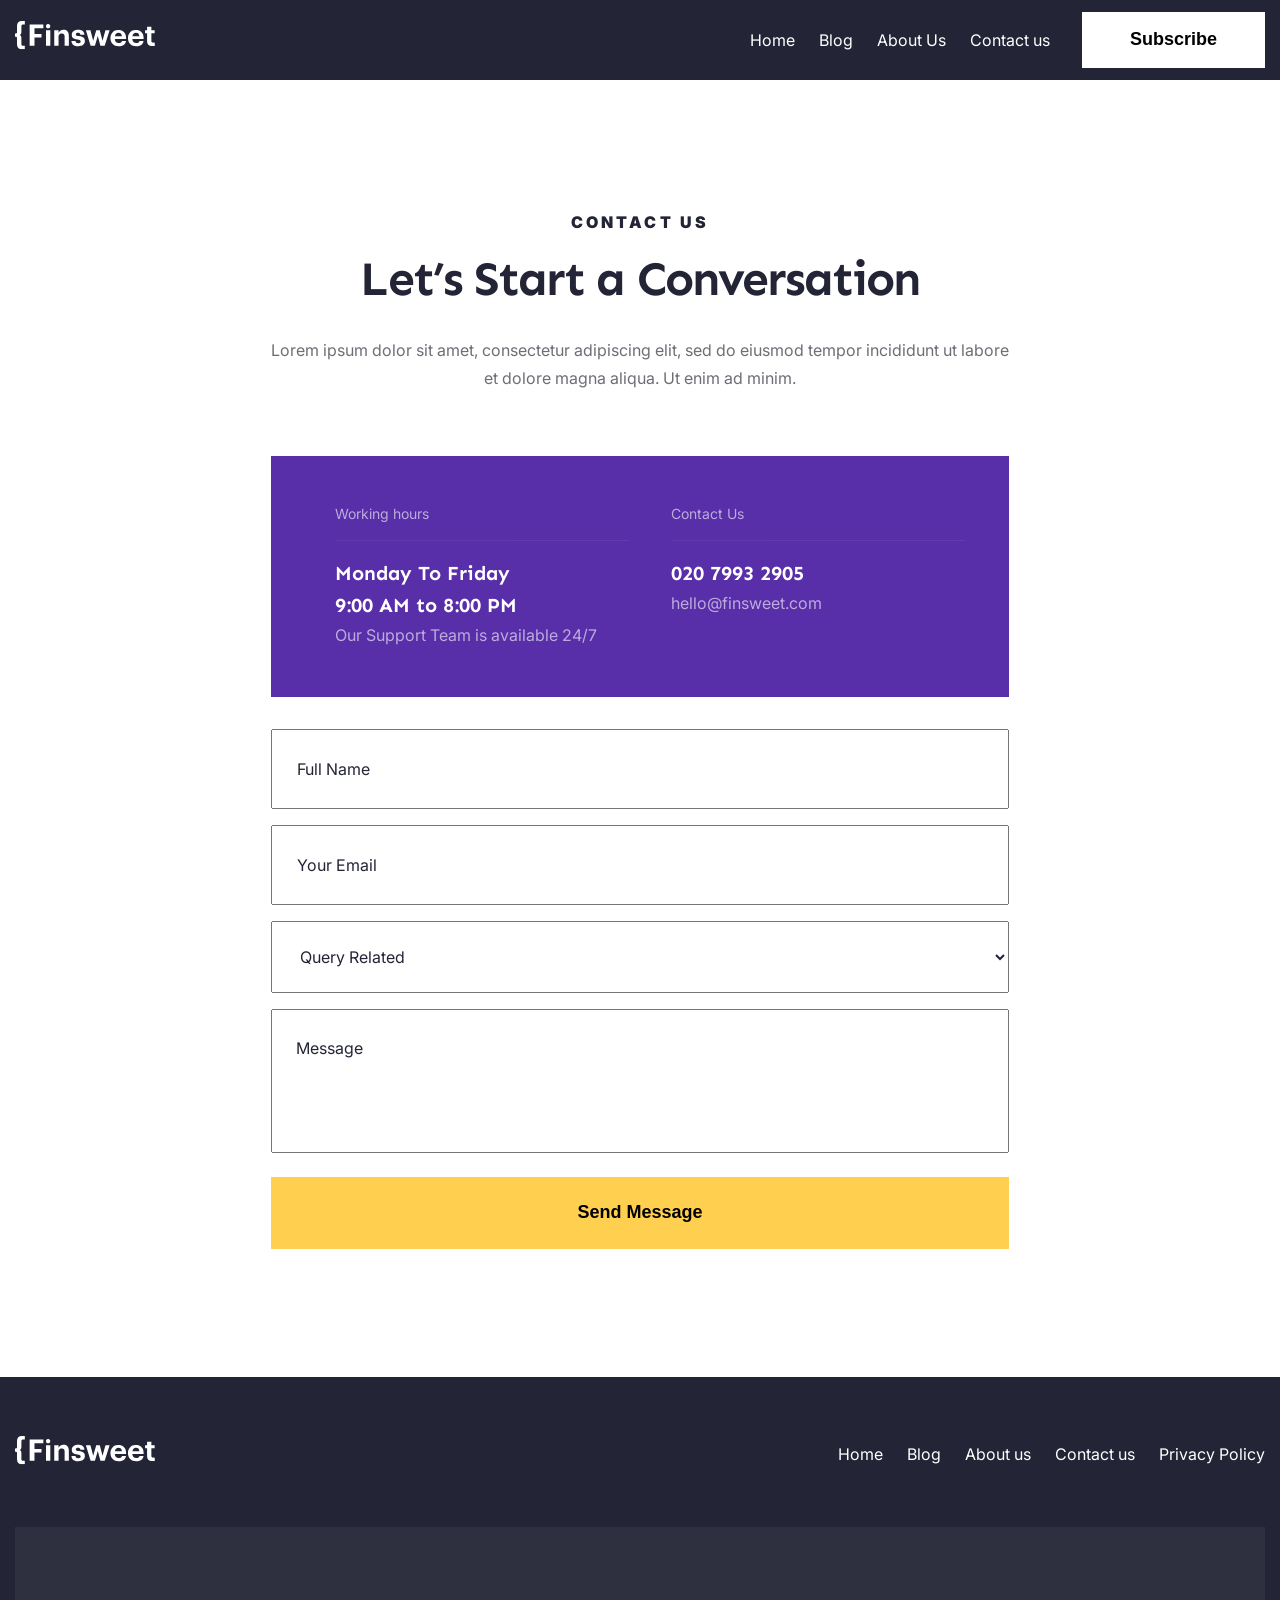
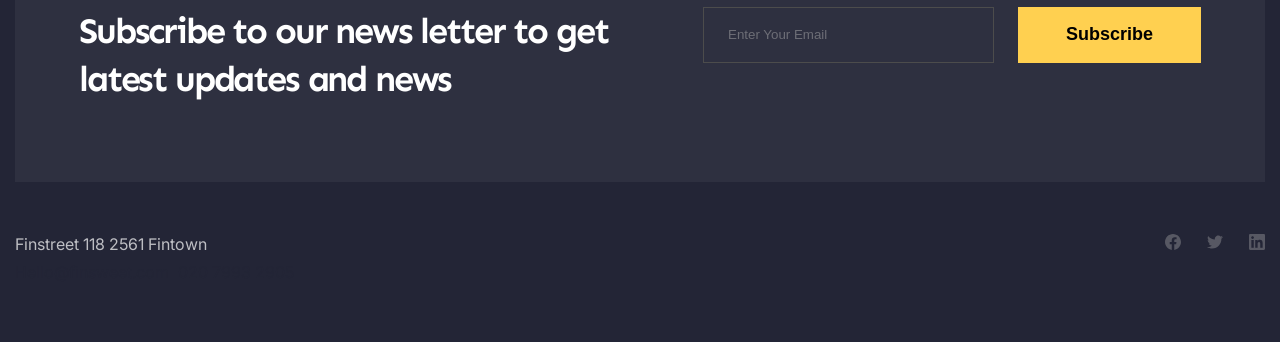
<file: pages/contact.html>
<!DOCTYPE html>
<html lang="en">

<head>
    <meta charset="UTF-8">
    <meta name="viewport" content="width=device-width, initial-scale=1.0">
    <title>Contact us</title>

    <link rel="preconnect" href="https://fonts.googleapis.com">
    <link rel="preconnect" href="https://fonts.gstatic.com" crossorigin>
    <link
        href="https://fonts.googleapis.com/css2?family=Inter:opsz,wght@14..32,100..900&family=Sen:wght@700&display=swap"
        rel="stylesheet">

    <link rel="stylesheet" href="/css/reset.css">
    <link rel="stylesheet" href="/css/style.css">

</head>

<body>

    <div class="wrapper">
        <header class="header">
            <div class="container">
                <a href="../home.html" class="logo">
                    <img src="/img/logo.svg" alt="" class="logo__img">
                </a>

                <nav class="header__menu">
                    <ul class="header__menu-list">
                        <li class="header__menu-item">
                            <a href="/" class="header__menu-link">Home</a>
                        </li>
                        <li class="header__menu-item">
                            <a href="#" class="header__menu-link">Blog</a>
                        </li>
                        <li class="header__menu-item">
                            <a href="#" class="header__menu-link">About Us</a>
                        </li>
                        <li class="header__menu-item">
                            <a href="#" class="header__menu-link">Contact us</a>
                        </li>
                    </ul>
                    <button class="btn header__btn">Subscribe</button>
                </nav>
                <button class="header__menu-btn"><span class="header__menu-line"></span></button>
            </div>
        </header>

        <main class="main">
            <section class="contact-us section-wrapper">
                <div class="container">
                    <div class="contauct-us__text">
                        <span class="contauct-us__text-subtitle">Contact us</span>
                        <h1 class="contauct-us__text-title">Let’s Start a Conversation</h1>
                        <p class="contauct-us__text-desc">Lorem ipsum dolor sit amet, consectetur adipiscing elit, sed
                            do eiusmod tempor incididunt ut labore et dolore magna aliqua. Ut enim ad minim.</p>
                    </div>
                    <div class="contact-us__info">
                        <div class="contact-us__info-first">
                            <h2 class="contact-us__info-title">Working hours</h2>
                            <span class="contact-us__info-day">Monday To Friday</span>
                            <span class="contact-us__info-time">9:00 AM to 8:00 PM</span>
                            <p class="contact-us__info-text">Our Support Team is available 24/7</p>
                        </div>
                        <div class="contact-us__info-second">
                            <h2 class="contact-us__info-title">Contact Us</h2>
                            <a href="tel:02079932905" class="contact-us__info-link">020 7993 2905</a>
                            <a href="mailto:hello@finsweet.com" class="contact-us__info-email">hello@finsweet.com</a>
                        </div>
                    </div>
                    <form action="." class="contact-us__form">
                        <input type="text" name="user-name" placeholder="Full Name" class="contact-us__form-input" required>
                        <input type="email" name="user-email" placeholder="Your Email" class="contact-us__form-input" required>
                        <select name="user-category" class="contact-us__form-list" required>
                            <option value="" disabled selected>Query Related</option>
                            <option value="business">Business</option>
                            <option value="startup">Startup</option>
                        </select>
                        <textarea name="user-text" placeholder="Message" class="contact-us__form-textarea" required></textarea>
                        <button type="submit" class="contact-us__form-button btn">Send Message</button>
                    </form>
                </div>
            </section>
        </main>

        <footer class="footer">
            <div class="container">
                <nav class="footer__nav">
                    <a href="/home.html" class="logo">
                        <img src="/img/logo.svg" alt="" class="logo__img">
                    </a>
                    <ul class="footer__nav-list">
                        <li class="footer__nav-item">
                            <a href="home.html" class="footer__nav-link">Home</a>
                        </li>
                        <li class="footer__nav-item">
                            <a href="#" class="footer__nav-link">Blog</a>
                        </li>
                        <li class="footer__nav-item">
                            <a href="#" class="footer__nav-link">About us</a>
                        </li>
                        <li class="footer__nav-item">
                            <a href="#" class="footer__nav-link">Contact us</a>
                        </li>
                        <li class="footer__nav-item">
                            <a href="#" class="footer__nav-link">Privacy Policy</a>
                        </li>
                    </ul>
                </nav>

                <div class="footer__inner">
                    <span class="title footer__inner-title">Subscribe to our news letter to get latest updates and
                        news</span>
                    <form action="" class="footer__form">
                        <input type="email" name="user-email" placeholder="Enter Your Email" class="footer__form-input">
                        <button type="submit" class="btn footer__btn">Subscribe</button>
                    </form>
                </div>

                <div class="footer__contact">
                    <div class="footer__contact-text">
                        <p class="footer__contact-desc">Finstreet 118 2561 Fintown</p>
                        <a href="mailto:Hello@finsweet.com" class="footer__contact-link">Hello@finsweet.com</a>
                        <a href="tel:02079932905" class="footer__contact-link">020 7993 2905</a>
                    </div>

                    <div class="footer__contact-social">
                        <ul class="footer__contact-list">
                            <li class="footer__contact-item">
                                <a href="#" class="footer__contact-link">
                                    <img src="/img/facebook.svg" alt="" class="footer__contact-img">
                                </a>
                            </li>
                            <li class="footer__contact-item">
                                <a href="#" class="footer__contact-link">
                                    <img src="/img/twitter.svg" alt="" class="footer__contact-img">
                                </a>
                            </li>
                            <li class="footer__contact-item">
                                <a href="#" class="footer__contact-link">
                                    <img src="/img/linkedin.svg" alt="" class="footer__contact-img">
                                </a>
                            </li>
                        </ul>
                    </div>
                </div>
            </div>
        </footer>
    </div>

    <script src="../js/main.js"></script>
</body>

</html>
</file>
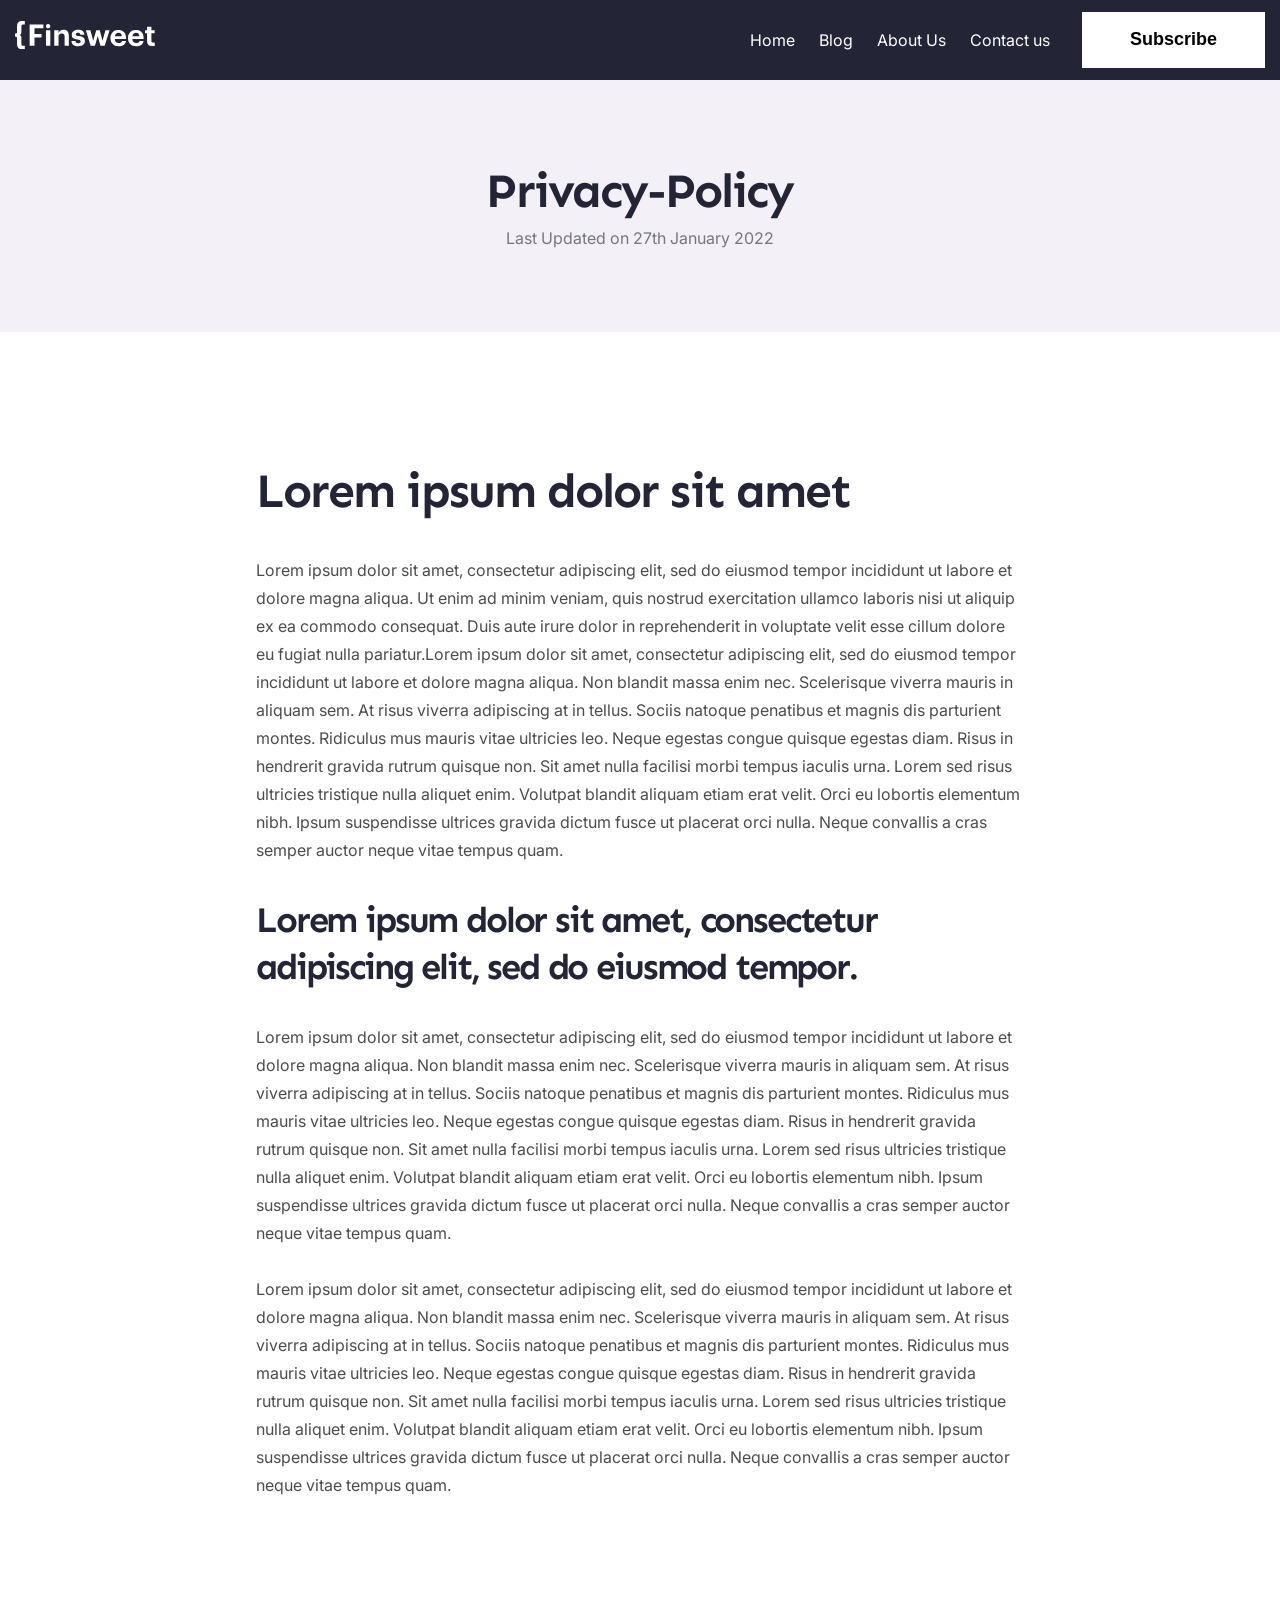
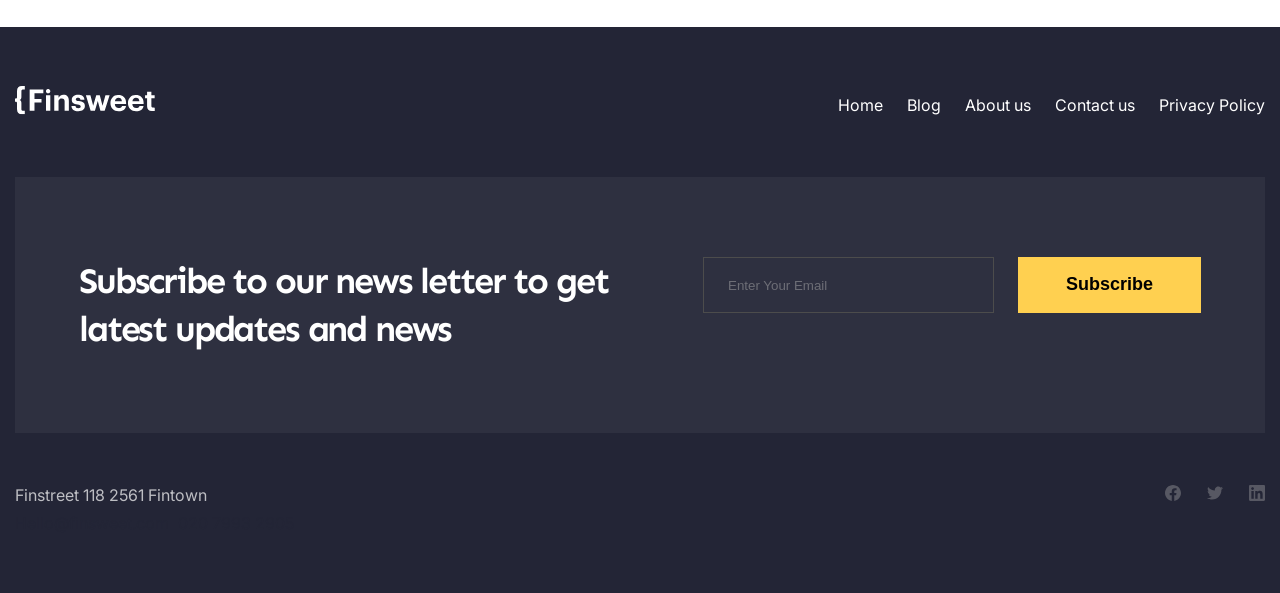
<file: pages/privacy-policy.html>
<!DOCTYPE html>
<html lang="en">

<head>
    <meta charset="UTF-8">
    <meta name="viewport" content="width=device-width, initial-scale=1.0">
    <title>Privacy Policy</title>

    <link rel="preconnect" href="https://fonts.googleapis.com">
    <link rel="preconnect" href="https://fonts.gstatic.com" crossorigin>
    <link
        href="https://fonts.googleapis.com/css2?family=Inter:opsz,wght@14..32,100..900&family=Sen:wght@700&display=swap"
        rel="stylesheet">

    <link rel="stylesheet" href="/css/reset.css">
    <link rel="stylesheet" href="/css/style.css">

</head>

<body>

    <div class="wrapper">
        <header class="header">
            <div class="container">
                <a href="../home.html" class="logo">
                    <img src="/img/logo.svg" alt="" class="logo__img">
                </a>

                <nav class="header__menu">
                    <ul class="header__menu-list">
                        <li class="header__menu-item">
                            <a href="/" class="header__menu-link">Home</a>
                        </li>
                        <li class="header__menu-item">
                            <a href="#" class="header__menu-link">Blog</a>
                        </li>
                        <li class="header__menu-item">
                            <a href="#" class="header__menu-link">About Us</a>
                        </li>
                        <li class="header__menu-item">
                            <a href="#" class="header__menu-link">Contact us</a>
                        </li>
                    </ul>
                    <button class="btn header__btn">Subscribe</button>
                </nav>
                <button class="header__menu-btn"><span class="header__menu-line"></span></button>
            </div>
        </header>

        <main class="main">
            <section class="privacy-policy section-wrapper">
                <div class="container">
                    <h1 class="privacy-policy__title">privacy-policy</h1>
                    <p class="privacy-policy__text">Last Updated on <time datetime="2025-01-27"
                            class="privacy-policy__text-time">27th January 2022</time></p>
                </div>
            </section>

            <section class="privacy-text section-wrapper">
                <div class="container">
                    <h2 class="privacy-text__title">Lorem ipsum dolor sit amet</h2>
                    <p class="privacy-text-desc privacy-text-desc--second">Lorem ipsum dolor sit amet, consectetur adipiscing elit, sed do eiusmod
                        tempor incididunt ut labore et dolore magna aliqua. Ut enim ad minim veniam, quis nostrud
                        exercitation ullamco laboris nisi ut aliquip ex ea commodo consequat. Duis aute irure dolor in
                        reprehenderit in voluptate velit esse cillum dolore eu fugiat nulla pariatur.Lorem ipsum dolor
                        sit amet, consectetur adipiscing elit, sed do eiusmod tempor incididunt ut labore et dolore
                        magna aliqua. Non blandit massa enim nec. Scelerisque viverra mauris in aliquam sem. At risus
                        viverra adipiscing at in tellus. Sociis natoque penatibus et magnis dis parturient montes.
                        Ridiculus mus mauris vitae ultricies leo. Neque egestas congue quisque egestas diam. Risus in
                        hendrerit gravida rutrum quisque non. Sit amet nulla facilisi morbi tempus iaculis urna. Lorem
                        sed risus ultricies tristique nulla aliquet enim. Volutpat blandit aliquam etiam erat velit.
                        Orci eu lobortis elementum nibh. Ipsum suspendisse ultrices gravida dictum fusce ut placerat
                        orci nulla. Neque convallis a cras semper auctor neque vitae tempus quam.</p>

                    <h2 class="privacy-text__title privacy-text__title--second">Lorem ipsum dolor sit amet, consectetur adipiscing elit, sed do
                        eiusmod tempor.</h2>
                    <p class="privacy-text-desc">Lorem ipsum dolor sit amet, consectetur adipiscing elit, sed do eiusmod
                        tempor incididunt ut labore et dolore magna aliqua. Non blandit massa enim nec. Scelerisque
                        viverra mauris in aliquam sem. At risus viverra adipiscing at in tellus. Sociis natoque
                        penatibus et magnis dis parturient montes. Ridiculus mus mauris vitae ultricies leo. Neque
                        egestas congue quisque egestas diam. Risus in hendrerit gravida rutrum quisque non. Sit amet
                        nulla facilisi morbi tempus iaculis urna. Lorem sed risus ultricies tristique nulla aliquet
                        enim. Volutpat blandit aliquam etiam erat velit. Orci eu lobortis elementum nibh. Ipsum
                        suspendisse ultrices gravida dictum fusce ut placerat orci nulla. Neque convallis a cras semper
                        auctor neque vitae tempus quam.
                        <br><br>
                        Lorem ipsum dolor sit amet, consectetur adipiscing elit, sed do eiusmod tempor incididunt ut
                        labore et dolore magna aliqua. Non blandit massa enim nec. Scelerisque viverra mauris in aliquam
                        sem. At risus viverra adipiscing at in tellus. Sociis natoque penatibus et magnis dis parturient
                        montes. Ridiculus mus mauris vitae ultricies leo. Neque egestas congue quisque egestas diam.
                        Risus in hendrerit gravida rutrum quisque non. Sit amet nulla facilisi morbi tempus iaculis
                        urna. Lorem sed risus ultricies tristique nulla aliquet enim. Volutpat blandit aliquam etiam
                        erat velit. Orci eu lobortis elementum nibh. Ipsum suspendisse ultrices gravida dictum fusce ut
                        placerat orci nulla. Neque convallis a cras semper auctor neque vitae tempus quam.</p>
                </div>
            </section>
        </main>

        <footer class="footer">
            <div class="container">
                <nav class="footer__nav">
                    <a href="/home.html" class="logo">
                        <img src="/img/logo.svg" alt="" class="logo__img">
                    </a>
                    <ul class="footer__nav-list">
                        <li class="footer__nav-item">
                            <a href="home.html" class="footer__nav-link">Home</a>
                        </li>
                        <li class="footer__nav-item">
                            <a href="#" class="footer__nav-link">Blog</a>
                        </li>
                        <li class="footer__nav-item">
                            <a href="#" class="footer__nav-link">About us</a>
                        </li>
                        <li class="footer__nav-item">
                            <a href="#" class="footer__nav-link">Contact us</a>
                        </li>
                        <li class="footer__nav-item">
                            <a href="#" class="footer__nav-link">Privacy Policy</a>
                        </li>
                    </ul>
                </nav>

                <div class="footer__inner">
                    <span class="title footer__inner-title">Subscribe to our news letter to get latest updates and
                        news</span>
                    <form action="" class="footer__form">
                        <input type="email" name="user-email" placeholder="Enter Your Email" class="footer__form-input">
                        <button type="submit" class="btn footer__btn">Subscribe</button>
                    </form>
                </div>

                <div class="footer__contact">
                    <div class="footer__contact-text">
                        <p class="footer__contact-desc">Finstreet 118 2561 Fintown</p>
                        <a href="mailto:Hello@finsweet.com" class="footer__contact-link">Hello@finsweet.com</a>
                        <a href="tel:02079932905" class="footer__contact-link">020 7993 2905</a>
                    </div>

                    <div class="footer__contact-social">
                        <ul class="footer__contact-list">
                            <li class="footer__contact-item">
                                <a href="#" class="footer__contact-link">
                                    <img src="/img/facebook.svg" alt="" class="footer__contact-img">
                                </a>
                            </li>
                            <li class="footer__contact-item">
                                <a href="#" class="footer__contact-link">
                                    <img src="/img/twitter.svg" alt="" class="footer__contact-img">
                                </a>
                            </li>
                            <li class="footer__contact-item">
                                <a href="#" class="footer__contact-link">
                                    <img src="/img/linkedin.svg" alt="" class="footer__contact-img">
                                </a>
                            </li>
                        </ul>
                    </div>
                </div>
            </div>
        </footer>
    </div>

    <script src="../js/main.js"></script>
</body>

</html>
</file>
<file: css/style.css>
html {
    box-sizing: border-box;
}

*,
*::before,
*::after {
    box-sizing: inherit;
}

html,
body {
    height: 100%;
}

body {
    font-family: "Inter", sans-serif;
    font-weight: 400;
    font-size: 16px;
    line-height: 175%;
}

.wrapper {
    min-height: 100%;
    display: flex;
    flex-direction: column;
}

.main {
    flex-grow: 1;
}

a {
    color: #232536;
    text-decoration: none;
}

.container {
    margin: 0 auto;
    padding: 0 15px;
    max-width: 1310px;
}

.title {
    font-family: "Sen", sans-serif;
    font-weight: 700;
    font-size: 36px;
    line-height: 133%;
    letter-spacing: -0.06em;
    color: #232536;
}

.btn {
    padding: 16px 48px;
    background-color: #ffd050;
    display: inline-block;
    font-weight: 700;
    font-size: 18px;
    line-height: 133%;
    border: none;
    cursor: pointer;
    transition: background-color .3s;
}

.btn:hover {
    background-color: #edc14a;
}

.section-wrapper {
    margin-bottom: 128px;
}

.section__title {
    font-family: "Sen", sans-serif;
    font-size: 36px;
    line-height: 133%;
    letter-spacing: -0.06em;
    color: #232536;
}


/*-------
  HEADER
---------*/

.header {
    padding: 12px 0;
    background-color: #232536;
}

header .container {
    display: flex;
    justify-content: space-between;
    align-items: center;
}

.header__menu {
    display: flex;
    align-items: center;
    gap: 32px;
}

.header__menu-list {
    display: flex;
    gap: 24px;
}

.header__menu-link {
    line-height: 175%;
    color: #fff;
}

.header__btn {
    background-color: #fff;
}

.header__menu-btn {
    display: none;
}

/*--------
  WELCOME
----------*/

.welcome {
    min-height: 100vh;
    position: relative;
}

.welcome::before {
    content: '';

    position: absolute;
    inset: 0;
    background:
        radial-gradient(circle, rgba(0, 0, 0, 0) 0%, #000 100%),
        image-set('../img/welcome.avif' type("image/avif"),
            '../img/welcome.webp' type("image/webp"),
            '../img/welcome.jpg' type("image/jpeg"));
    background-size: cover;
    background-position: center;
    transform: scale(-1, 1);
    z-index: -1;
}

.welcome__desc {
    max-width: 804px;
    padding-top: 128px;
    color: #fff;
}

.welocme__sub-title,
.welcome__title {
    margin-bottom: 24px;
}


.welocme__sub-title {
    display: inline-block;
    font-weight: 500;
    line-height: 125%;
    letter-spacing: 0.19em;
    text-transform: uppercase;
}

.welocme__sub-title b {
    font-weight: 900;
}

.welcome__title {
    font-family: "Sen", sans-serif;
    font-weight: 700;
    font-size: 56px;
    line-height: 114%;
    letter-spacing: -0.04em;
}

.welcome__info {
    margin-bottom: 16px;

}

.welcome__info-link {
    color: #ffd050;
}

.welcome__text {
    margin-bottom: 48px;
    max-width: 599px;
}

.welcome__btn {
    color: #232536;
}

/*------
  POSTS
--------*/

.posts__wrapper {
    display: flex;
    gap: 32px;
}

.featured__title,
.all__inner {
    margin-bottom: 32px;
}

.featured__card {
    width: 733px;
    padding: 32px;
    border: 1px solid rgba(109, 110, 118, 0.1);
}

.featured__card-image {
    margin-bottom: 30px;
    max-width: 669px;
    width: 100%;
    height: 352px;
    object-fit: cover;
}

.posts__info {
    font-weight: 500;
    font-size: 14px;
    line-height: 143%;
    color: #4c4c4c;
}

.posts__info--second {
    margin-bottom: 18px;
}

.posts__info-link {
    color: #592ea9;
}

.featured__card-title {
    display: inline-block;
    margin-bottom: 15px;
    font-family: "Sen", sans-serif;
    font-size: 28px;
    line-height: 143%;
    letter-spacing: -0.04em;
    color: #232536;
}

.featured__card-text {
    margin-bottom: 33px;
    color: #6d6e76;
}

.all__inner {
    display: flex;
    justify-content: space-between;
    align-items: center;
}

.all__inner-link {
    color: #592ea9;
}

.all__list-item {
    padding: 32px 32px 25px;
    transition: background-color .5s;
}

.all__list-item:hover {
    background-color: #fbf6ea;
}

.all__list-item:nth-child(2) {
    background-color: #fbf6ea;
}

.all__list-item:nth-child(2):hover {
    background-color: #fff;
}

.all__list-item:nth-child(2) .posts__info {
    margin-bottom: 14px;
}

.all__list-item .posts__info {
    margin-bottom: 10px;
}

.all__list-link {
    display: inline-block;
    max-width: 370px;
    font-family: "Sen", sans-serif;
    font-weight: 700;
    font-size: 24px;
    line-height: 133%;
    color: #232536;
}

/*----------
  COMMUNITY
------------*/

.lines {
    margin-left: auto;
    max-width: 1061px;
    display: flex;
}

.line__yellow {
    max-width: 779px;
    background-color: #ffd050;
}

.line__purple {
    max-width: 282px;
    background-color: #592ea9;
}

.line__yellow,
.line__purple {
    width: 100%;
    height: 23px;
}

.community__inner {
    padding: 96px 80px;
    background-color: #f4f0f8;
    display: grid;
    grid-template-columns: repeat(2, 1fr);
    gap: 61px;
}

.community__about,
.community__target {
    max-width: 516px;
}

.community__about-subtitle,
.community__target-subtitle {
    display: inline-block;
    margin-bottom: 24px;
    font-weight: 600;
    line-height: 125%;
    letter-spacing: 0.19em;
    text-transform: uppercase;
    color: #232536;
}

.community__about-title,
.community__target-title {
    font-family: "Sen", sans-serif;
    color: #232536;
}

.community__about-title,
.community__target-title,
.community__target-text {
    max-width: 485px;
}

.community__about-title {
    margin-bottom: 16px;
    font-weight: 700;
    font-size: 36px;
    line-height: 133%;
    letter-spacing: -0.06em;
}

.community__about-title,
.community__about-text,
.community__target-title {
    margin-bottom: 16px;
}

.community__about-text,
.community__target-text {
    color: #6d6e76;
}

.community__about-link {
    font-weight: 700;
    font-size: 18px;
    line-height: 178%;
    color: #592ea9;
}

.community__target-title {
    font-weight: 700;
    font-size: 28px;
    line-height: 143%;
    letter-spacing: -0.04em;
}

/*-------
  CHOOSE
---------*/

.choose__title {
    margin-bottom: 48px;
    text-align: center;
}

.choose__list {
    display: grid;
    grid-template-columns: repeat(4, 1fr);
    gap: 32px;
}

.choose__list-item {
    padding: 32px;
    border: 1px solid rgba(109, 110, 118, 0.3);
}

.choose__list-item:nth-child(2) {
    background-color: #ffd050;
}

.choose__list-wrapper {
    margin-bottom: 16px;
    background-color: #fbf6ea;
    width: 48px;
    height: 48px;
    display: flex;
    justify-content: center;
    align-items: center;
    border-radius: 9px;
}

.choose__list-title {
    display: inline-block;
    margin-bottom: 4px;
    font-family: "Sen", sans-serif;
    font-weight: 700;
    font-size: 28px;
    line-height: 143%;
    letter-spacing: -0.04em;
    color: #232536;
}

.choose__list-text {
    color: #6d6e76;
}

/*--------
  STARTED
----------*/

.started__inner {
    position: relative;

}

.started__first-image {
    max-width: 949px;
    max-height: 705px;
    width: 100%;
    height: 100%;
}

.started__second {
    max-width: 708px;
    padding: 80px;
    background-color: #fff;
    position: absolute;
    top: 121px;
    right: 0;
    z-index: 5;
}

.started__second-subtitle,
.started__second-title {
    color: #232536;
}

.started__second-subtitle {
    display: inline-block;
    margin-bottom: 24px;
    font-weight: 600;
    line-height: 125%;
    letter-spacing: 0.19em;
    text-transform: uppercase;
}

.started__second-title {
    margin-bottom: 16px;
    font-family: "Sen", sans-serif;
    font-weight: 700;
    font-size: 48px;
    line-height: 133%;
    letter-spacing: -0.04em;
}

.started__second-text {
    margin-bottom: 32px;
    color: #6d6e76;
}

/*-------
  AUTHOR
---------*/

.author.section-wrapper {
    margin-bottom: 96px;
}

.author__title {
    margin-bottom: 48px;
    text-align: center;
}

.author__list {
    display: grid;
    grid-template-columns: repeat(4, 1fr);
    gap: 32px;
}

.author__list-item {
    padding: 40px;
    background-color: #f4f4f4;
    text-align: center;
}

.author__list-item:nth-child(2) {
    background-color: #fbf6ea;
}

.author__list-image {
    display: block;
    margin: 0 auto;
}

.author__list-image,
.author__list-text {
    margin-bottom: 20px;
}

.author__list-link,
.author__list-text {
    line-height: 143%;
}

.author__list-link {
    font-family: "Sen", sans-serif;
    font-weight: 700;
    font-size: 28px;
    letter-spacing: -0.04em;
    color: #232536;
}

.author__list-text {
    font-size: 14px;
    color: #6d6e76;
}

.author__socials {
    display: flex;
    justify-content: center;
    gap: 16px;
}

/*--------------
  FEATURED LOGO
----------------*/

.featured-logo.section-wrapper {
    margin-bottom: 96px;
}

.featured-logo .container {
    display: flex;
    align-items: center;
    gap: 87px;
}

.featured-logo__first {
    color: #6d6e76;
    flex-shrink: 0;
}

.featured-logo__first-one {
    display: block;
    font-size: 14px;
    line-height: 143%;
    opacity: 0.6;
}

.featured-logo__first-two {
    font-family: "Sen", sans-serif;
    font-size: 24px;
    line-height: 133%;
}

.featured-logo__two-list {
    display: grid;
    grid-template-columns: repeat(5, 1fr);
    gap: 75px;
}

.featured-logo__two-image {
    max-width: 100%;
}

/*-------------
  TESTIMONIALS
---------------*/

.testimonials .container {
    padding: 80px 112px;
    background-color: #fbf6ea;
    display: flex;
    justify-content: space-between;
    position: relative;
}

.testimonials__first {
    max-width: 345px;
    width: 100%;
    color: #232536;
}

.subtitle {
    display: inline-block;
    margin-bottom: 12px;
    font-weight: 600;
    line-height: 125%;
    letter-spacing: 0.19em;
    text-transform: uppercase;
}

.testimonials__title {
    margin-bottom: 16px;
}

.testimonials__line {
    margin-right: 96px;
    margin-left: 80px;
    background-color: #6d6e76;
    width: 1px;
    height: 310px;
    opacity: 0.4;
}

.swiper {
    max-width: 532px;
}

.swiper-slide__text {
    max-width: 469px;
    margin-bottom: 115px;
    font-family: "Sen", sans-serif;
    font-weight: 700;
    font-size: 24px;
    line-height: 133%;
    color: #232536;
}

.swiper-slide__user {
    display: flex;
    gap: 16px;
}

.swiper-slide__user-icon {
    width: 48px;
    height: 48px;
}

.swiper-slide__inner {
    display: flex;
    flex-direction: column;
}

.swiper-slide__inner-name {
    max-width: 210px;
    font-family: "Sen", sans-serif;
    font-weight: 700;
    font-size: 24px;
    line-height: 133%;
    color: #232536;
}

.swiper-slide__inner-location {
    color: #6d6e76;
}

.testimonials__btn-wrapper {

    display: flex;
    align-items: center;
    gap: 24px;
    position: absolute;
    right: 129px;
    bottom: 80px;
    z-index: 10;
}

.testimonials-button-next,
.testimonials-button-prev {
    display: flex;
    justify-content: center;
    align-items: center;
    border-radius: 50%;
    cursor: pointer;
}

.testimonials-button-next {
    background-color: #fff;
    width: 48px;
    height: 48px;
}

.testimonials-button-prev {
    background-color: #232536;
    width: 62px;
    height: 62px;
}

/*-------------
  FEATURED POST
---------------*/

.featured-post {
    background-color: #f4f0f8;
}

.section-wrapper--second {
    margin-bottom: 64px;
}

.featured-post .container {
    padding: 80px 15px;
    display: flex;
    justify-content: space-between;
    gap: 20px;
}

.featured-post__inner {
    max-width: 624px;
}

.featured-post__subtitle,
.featured-post__title {
    color: #232536;
}

.featured-post__subtitle {
    display: inline-block;
    margin-bottom: 20px;
    font-weight: 500;
    line-height: 125%;
    letter-spacing: 0.19em;
    text-transform: uppercase;
}

.featured-post__title,
.featured__info {
    margin-bottom: 16px;
}

.featured__info {
    font-weight: 500;
    font-size: 14px;
    line-height: 143%;
    color: #4c4c4c;
}

.featured__info-link {
    margin-right: 3px;
    color: #592ea9;
}

.featured__info-date {
    margin-left: 3px;
}

.featured-post__text {
    margin-bottom: 32px;
    color: #6d6e76;
}

.featured-post__image {
    max-width: 515px;
    width: 100%;
    max-height: 359px;
    height: 100%;
    object-fit: cover;
}

/*----------
  ALL POSTS
------------*/

.all-posts__title,
.posts-card__title {
    font-family: "Sen", sans-serif;
    font-weight: 700;
    color: #232536;
}

.all-posts__title {
    margin-bottom: 64px;
    padding-bottom: 32px;
    font-size: 48px;
    line-height: 133%;
    letter-spacing: -0.04em;
    border-bottom: 1px solid rgb(109 110 118 / 0.32);
}

.all-posts__list-item {
    margin-bottom: 64px;
}

.posts-card {
    display: flex;
    align-items: center;
    gap: 32px;
}

.posts-card__image {
    max-width: 490px;
    width: 100%;
    height: 270px;
    object-fit: cover;
    flex-shrink: 0;
}

.posts-card__inner {
    max-width: 624px;
}

.posts__card-category {
    display: inline-block;
    margin-bottom: 20px;
    font-weight: 600;
    line-height: 125%;
    letter-spacing: 0.19em;
    text-transform: uppercase;
    color: #592ea9;
}

.posts-card__title {
    margin-bottom: 16px;
    font-size: 36px;
    line-height: 133%;
    letter-spacing: -0.06em;
}

.posts-card__desc,
.all-posts__pagination-txt {
    color: #6d6e76;
}

.all-posts__pagination {
    display: flex;
    justify-content: center;
    align-items: center;
    gap: 17px;
}

.all-posts__pagination-txt,
.all-posts__pagination-link {
    font-family: "Sen", sans-serif;
    font-weight: 700;
}

.all-posts__pagination-txt {
    font-size: 24px;
    line-height: 133%;
}

.all-posts__pagination-link {
    font-size: 28px;
    line-height: 143%;
    letter-spacing: -0.04em;
    color: #232536;
}

/*---------------
  ALL CATEGORIES
-----------------*/

.choose__title--second {
    text-align: left;
}

/*----------
  BLOG POST
------------*/

.blog-post .container {
    padding-top: 128px;
}

.blog-post__first {
    max-width: 768px;
    margin: 0 auto;
}

.blog-post__first,
.blog-post__image {
    margin-bottom: 64px;
}

.blog-post__first-inner {
    margin-bottom: 24px;
    display: flex;
    align-items: center;
    gap: 16px;
}

.blog-post__first-image {
    width: 48px;
    height: 48px;
}

.blog-post__first-link,
.blog-post__title,
.blog-post__category {
    font-family: "Sen", sans-serif;
    font-weight: 700;
}


.blog-post__first-link {
    font-size: 28px;
    line-height: 143%;
    letter-spacing: -0.04em;
    color: #592ea9;
    opacity: 0.87;
}

.blog-post__first-txt {
    color: #6d6e76;
}

.blog-post__title {
    margin-bottom: 34px;
    font-size: 48px;
    line-height: 133%;
    letter-spacing: -0.04em;
    color: #232536;
}

.blog-post__category {
    display: flex;
    font-size: 24px;
    line-height: 133%;
    color: #232536;
}

.blog-post__category-image {
    margin-right: 8px;
}

.blog-post__image {

    max-width: 1280px;
    width: 100%;
    max-height: 582px;
    height: 100%;
    object-fit: cover;
}

.blog-post__second {
    max-width: 843px;
    margin: 0 auto;
}

.blog-post__second-item {
    margin-bottom: 48px;
}

.blog-post__second-title {
    margin-bottom: 16px;
}

.blog-post__second-text {
    color: #6d6e76;
}

.blog-post__second-txt {
    margin-bottom: 24px;
}

.blog-post__second-list {
    margin-bottom: 24px;
    padding-left: 22px;
    list-style-type: disc;
}

.blog-post__second-element {
    margin-bottom: 2px;
    font-family: "Sen", sans-serif;
    font-weight: 700;
    font-size: 24px;
    line-height: 133%;
    color: #161722;
    opacity: 0.78;
}

/*----------
  READ NEXT
------------*/

.read-next__title {
    margin-bottom: 64px;
    color: #000;
}

.read-next__list {
    padding-bottom: 64px;
    display: grid;
    grid-template-columns: repeat(3, 1fr);
    gap: 32px;
    border-bottom: 1px solid rgb(109 110 118 / 0.3);
}

.read-next__list-item {
    max-width: 405px;
}

.read-next__post-image {
    margin-bottom: 32px;
    width: 100%;
    max-height: 318px;
    height: 100%;
    object-fit: cover;
}

.read-next__post-title {
    margin-bottom: 16px;
    font-family: "Sen", sans-serif;
    font-size: 28px;
    line-height: 143%;
    letter-spacing: -0.04em;
    color: #232536;
}

.read-next__post-text {
    color: #232536;
    opacity: 0.7;
}

/*---------
  ABOUT US
-----------*/

.about-us__first {
    padding-top: 16px;
    max-width: 1133px;
    margin: 0 auto;
    display: flex;
    align-items: center;
    gap: 32px;
    position: relative;
    bottom: -64px;
    z-index: 5;
}

.about-us__first-inner {
    background-color: #fff;
    padding: 64px;
    max-width: 624px;
    width: 100%;

}

.about-us__subtitle {
    font-weight: 500;
    line-height: 125%;
    letter-spacing: 0.19em;
    text-transform: uppercase;
    color: #232536;
}

.about-us__first-title {
    font-family: "Sen", sans-serif;
    font-weight: 700;
    font-size: 48px;
    line-height: 133%;
    letter-spacing: -0.04em;
    color: #232536;
}

.about-us__first-txt {
    max-width: 477px;
    color: #4c4c4c;
}

.about-us__second {
    background-image: url('../img/about-us.jpg');
    background-size: cover;
    background-position: center;
    height: 444px;
    position: relative;
}

.about-us__second-inner {
    max-width: 861px;
    width: 100%;
    position: absolute;
    bottom: 0;
    left: 109px;
}

.about-us__list {
    padding: 32px 48px;
    background-color: #ffd050;
    display: flex;
    gap: 68px;
}

.about-us__list-item {
    color: #232536;
}

.about-us__list-title {
    font-family: "Sen", sans-serif;
    font-size: 56px;
    line-height: 114%;
    letter-spacing: -0.04em;
}

.about-us__second-lines {
    flex-direction: row-reverse;
}

.about-us__second-lines .line__yellow {
    max-width: 550px;
}

.about-us__second-lines .line__purple {
    max-width: 311px;
}

.about-us__third {
    padding: 128px 108px 64px;
    background-color: #f4f0f8;
    display: flex;
    gap: 32px;
}

.about-us__third-one,
.about-us__third-two {
    max-width: 516px;
}

.about-us__third-title {
    max-width: 481px;
    margin-bottom: 16px;
    padding-top: 24px;
    font-family: "Sen", sans-serif;
    font-size: 28px;
    line-height: 143%;
    letter-spacing: -0.04em;
    color: #232536;
}

.about-us__third-txt {
    color: #6d6e76;
}

/*---------
  OUR TEAM
-----------*/

.our-team__inner {
    margin-bottom: 128px;
    display: flex;
    align-items: center;
    gap: 137px;
}

.our-team__inner--second {
    gap: 80px;
}

.our-team__text-wrapper {
    max-width: 519px;
}

.our-team__title,
.our-team__text {
    margin-bottom: 16px;
}

.our-team__text {
    font-family: "Sen", sans-serif;
    font-weight: 700;
    font-size: 24px;
    line-height: 133%;
    color: #232536;
}

.our-team__subtext {
    color: #232536;
}

.our-team__img-wrapper {
    max-width: 624px;
    width: 100%;
    position: relative;
}

.our-team__img-wrapper::before {
    content: '';
    background-image: url('../img/our-team-icon-1.svg');
    width: 103px;
    height: 116px;
    position: absolute;
    top: 114px;
    left: -58px;
    z-index: 5;

}

.our-team__image-wrapper {
    position: relative;
}

.our-team__image-wrapper::before {
    content: '';
    background-image: url('../img/our-team-icon-2.svg');
    width: 74px;
    height: 74px;
    position: absolute;
    left: 107px;
    bottom: -32px;

}

.our-team__image {
    max-width: 624px;
    width: 100%;
    height: 480px;
    object-fit: cover;
}

/*---------
  BUSINNES
-----------*/

.businnes {
    background-color: #F4F0F8;
}

.businnes .container {
    padding: 80px 0;
    max-width: 515px;
    text-align: center;
}

.businnes__title,
.businnes__category-link {
    color: #232536;
}

.businnes__title {
    margin-bottom: 16px;
    font-family: "Sen", sans-serif;
    font-weight: 700;
    font-size: 56px;
    line-height: 114%;
    letter-spacing: -0.04em;
}

.businnes__text {
    margin-bottom: 32px;
    color: #6d6e76;
}

.businnes__category-link {
    font-weight: 500;
    line-height: 125%;
    letter-spacing: 0.19em;
    text-transform: uppercase;
}

.businnes__category-link+.businnes__category-link {
    margin-left: 5px;
}

/*---------------
  POSTS-CATEGORY
-----------------*/

.posts-category .container {
    display: flex;
    gap: 144px;
}

.posts-category__card .posts-card__image {
    max-width: 294px;
    max-height: 312px;
}

.posts-category__card .posts-card__inner {
    max-width: 512px;
}

.posts-category__second-title {
    margin-bottom: 40px;
}

.posts-category__first-list .all-posts__list-item:last-child {
    margin-bottom: 0;
}

.posts-category__list {
    margin-bottom: 48px;
    display: flex;
    flex-direction: column;
    gap: 24px;
}

.posts-category__list-item {
    padding: 24px;
    border: 1.50px solid #c1c1c3;
    width: 296px;
}

.posts-category__list-item:first-child {
    background-color: #ffd050;
    border: none;
}

.posts-category__list-link {
    display: flex;
    align-items: center;
    gap: 16px;
    font-family: "Sen";
    font-weight: 700;
    font-size: 28px;
    line-height: 143%;
    letter-spacing: -0.04em;
    color: #232536;
}

.posts-category__list-inner {
    background-color: #fbf6ea;
    width: 48px;
    height: 48px;
    display: flex;
    justify-content: center;
    align-items: center;
    border-radius: 9px;
}

.posts-category__second-title--2 {
    margin-bottom: 24px;
}

.posts-category__second-list {
    display: flex;
    flex-wrap: wrap;
    gap: 16px;
    max-width: 325px;
}

.posts-category__second-list-link {
    display: inline-block;

    padding: 8px 38px;
    border: 2px solid #6d6e76;
    border-radius: 28px;
    font-family: "Sen", sans-serif;
    font-weight: 700;
    font-size: 14px;
    line-height: 229%;
    color: #232536;
}

/*------------
  AUTHOR PAGE
--------------*/

.author-post {
    background-color: #F4F0F8;
}

.author-post .container {
    max-width: 1024px;
    padding-top: 128px;
}

.author__inner {
    padding-bottom: 104px;
    display: flex;
    gap: 32px;
}

.author__image {
    max-width: 251px;
    width: 100%;
    max-height: 294px;
    height: 100%;
    object-fit: cover;
}

.author__text {
    max-width: 669px;
}

.author__text-title,
.author__text-desc {
    margin-bottom: 24px;
}

.author__text-title {
    font-family: "Sen", sans-serif;
    font-weight: 700;
    font-size: 48px;
    line-height: 133%;
    letter-spacing: -0.04em;
    color: #232536;
}

.author__text-desc {
    color: #6d6e76;
}

.author__text-list {
    display: flex;
    gap: 16px;
}

/*---------
  MY POSTS
-----------*/

.my-posts .container {
    max-width: 1024px;
}

.my-posts__title {
    margin-bottom: 64px;
    font-family: "Sen", sans-serif;
    font-weight: 700;
    font-size: 48px;
    line-height: 133%;
    letter-spacing: -0.04em;
    color: #232536;
}

.posts-card__image--second {
    max-width: 412px;
    width: 100%;
    max-height: 320px;
    height: 100%;
    object-fit: cover;
}

/*-----------
  CONTACT US
-------------*/

.contact-us .container {
    max-width: 768px;
}

.contauct-us__text {
    margin-bottom: 64px;
    padding-top: 128px;
    text-align: center;
}

.contauct-us__text-subtitle,
.contauct-us__text-title {
    color: #232536;
}

.contauct-us__text-subtitle {
    font-weight: 900;
    font-size: 16px;
    line-height: 125%;
    letter-spacing: 0.19em;
    text-transform: uppercase;
}

.contauct-us__text-title {
    margin-bottom: 24px;
    padding-top: 12px;
    font-family: "Sen", sans-serif;
    font-weight: 700;
    font-size: 48px;
    line-height: 133%;
    letter-spacing: -0.04em;
}

.contauct-us__text-desc {
    color: #6d6e76;
}

.contact-us__info {
    margin-bottom: 32px;
    width: 100%;
    background-color: #592ea9;
    padding: 48px 64px;
    color: #fff;
    display: flex;
    gap: 42px;
}

.contact-us__info-first,
.contact-us__info-second {
    width: 294px;
    flex-shrink: 0;
}

.contact-us__info-title {
    margin-bottom: 16px;
    padding-bottom: 16px;
    font-size: 14px;
    line-height: 143%;
    border-bottom: 1px solid rgb(255 255 255 / 0.1);
}

.contact-us__info-title,
.contact-us__info-text,
.contact-us__info-email {
    opacity: 0.6;
}

.contact-us__info-day,
.contact-us__info-time,
.contact-us__info-link {
    display: block;
    font-family: "Sen", sans-serif;
    font-weight: 700;
    font-size: 20px;
    line-height: 160%;
}

.contact-us__info-link,
.contact-us__info-email {
    color: #fff;
}

.contact-us__form-input,
.contact-us__form-list,
.contact-us__form-textarea,
.contact-us__form-input::placeholder,
.contact-us__form-textarea::placeholder {
    margin-bottom: 16px;
    font-family: "Inter", sans-serif;
    font-weight: 400;
    font-size: 16px;
    line-height: 175%;
    color: #232536;
}

.contact-us__form-input,
.contact-us__form-list,
.contact-us__form-textarea,
.contact-us__form-button {
    padding: 24px;
    width: 100%;
}

.contact-us__form-textarea {
    height: 144px;
    resize: none;
}

/*---------------
  PRIVACY POLICY
-----------------*/

.privacy-policy {
    background-color: #F4F0F8;
}

.section-wrapper {}

.privacy-policy .container {
    max-width: 310px;
    padding: 80px 0;
    text-align: center;
}

.privacy-policy__title {
    text-transform: capitalize;
}

.privacy-policy__title,
.privacy-text__title {
    font-family: "Sen", sans-serif;
    font-weight: 700;
    font-size: 48px;
    line-height: 133%;
    letter-spacing: -0.04em;
    color: #232536;
}

.privacy-policy__text {
    color: #232536;
    opacity: 0.6;
}

.privacy-policy__text-time {}

.privacy-text .container {
    max-width: 798px;
}

.privacy-text__title {
    margin-bottom: 32px;
}

.privacy-text__title--second {
    font-size: 36px;
    letter-spacing: -0.06em;
}

.privacy-text-desc {
    color: #4c4c4c;
}

.privacy-text-desc--second {
    margin-bottom: 32px;
}

/*-----
  JOIN
-------*/

.join__inner {
    margin: 0 auto;
    max-width: 410px;
    text-align: center;
}

.join__title {
    margin-bottom: 16px;
}

.join__text {
    margin-bottom: 32px;
    color: #6d6e76;
}

/*-------
  FOOTER
---------*/

.footer {
    padding: 59px 0 56px;
    background-color: #232536;
}

.footer__nav {
    margin-bottom: 54px;
    display: flex;
    justify-content: space-between;
    align-items: center;
}

.footer__nav-list {
    display: flex;
    gap: 24px;
}

.footer__nav-link {
    color: #fff;
}

.footer__inner {
    margin-bottom: 48px;
    background-color: rgba(255, 255, 255, 0.05);
    padding: 80px 64px;
    display: flex;
    gap: 64px;
}

.footer__inner-title {
    max-width: 560px;
    color: #fff;
}

.footer__form {
    display: flex;
    gap: 24px;
    max-width: 526px;
    height: 56px;
    flex: 1;
}

.footer__form-input {
    padding: 14px 24px;
    background-color: transparent;
    flex: 1;
    line-height: 175%;
    color: #fff;
    border: 1px solid #4c4c4c;
    outline: none;
}

.footer__form-input::placeholder {
    color: #6d6e76;
}

.footer__contact {
    display: flex;
    justify-content: space-between;
    color: #fff;
    opacity: 0.7;
}

.footer__contact-text {
    line-height: 175%;
}

.footer__contact-link+.footer__contact-link {
    margin-left: 5px;
}

.footer__contact-list {
    display: flex;
    gap: 26px;
}







@media (max-width: 1285px) {
    .posts-category__second-list {
        flex-direction: column;
        gap: 15px;
    }
}

@media (max-width: 1200px) {
    .testimonials__btn-wrapper {
        right: 20px;
    }
}


@media (max-width: 1150px) {
    .btn {
        padding: 10px 38px;
    }

    .featured__card {
        max-width: 733px;
        width: 100%;
    }

    .all__list-link {
        font-size: 22px;
    }

    .community__about-title {
        font-size: 32px;
    }

    .choose__list {
        grid-template-columns: repeat(2, 1fr);
        justify-items: center;
    }

    .choose__list-item {
        max-width: 450px;
    }

    .started__second {
        padding: 60px;
        max-width: 600px;
        top: 170px;
    }

    .started__second-title {
        font-size: 40px;
    }

    .author__list-item {
        padding: 30px;
    }

    .author__list-link {
        font-size: 24px;
    }

    .featured-logo .container {
        justify-content: space-between;
    }

    .featured-logo__two-list {
        grid-template-columns: repeat(3, 1fr);
        gap: 45px;
    }

    .testimonials__line {
        margin-right: 30px;
        margin-left: 20px;
    }

    .featured-post__title {
        font-size: 30px;
    }

    .featured-post__image {
        max-width: 420px;
    }

    .posts-card__image {
        max-width: 450px;
    }

    .posts-card__title {
        font-size: 32px;
    }

    .choose__title--second {
        text-align: center;
    }

    .blog-post .container {
        padding-top: 90px;
    }

    .read-next__post-image {
        margin-bottom: 20px;
    }

    .read-next__post-title {
        font-size: 25px;
    }

    .about-us__first {
        bottom: -34px;
    }

    .about-us__first-inner {
        padding: 34px;
    }

    .about-us__first-title {
        font-size: 38px;
    }

    .about-us__second-inner {
        left: 40px;
    }

    .about-us__third {
        padding: 70px 50px;
    }

    .our-team__inner {
        gap: 80px;
    }

    .our-team__text-wrapper {
        max-width: 420px;
    }

    .our-team__image {
        height: 400px;
    }

    .posts-category .container {
        gap: 100px;
    }

    .posts-category__card .posts-card__image {
        width: 260px;
    }

    .posts-category__list-item {
        width: 240px;
    }

    .author__text-title {
        font-size: 42px;
    }

    .footer__inner {
        padding: 60px 44px;
    }

    .footer__inner-title {
        font-size: 28px;
    }
}

@media (max-width: 950px) {
    .not-scroll {
        overflow: hidden;
    }
    .header {
        padding: 20px 0;
    }

    .header__menu-btn {
        background-color: transparent;
        height: 40px;
        display: inline-flex;
        justify-content: center;
        align-items: center;
        border: none;
        position: relative;
        z-index: 10;
        cursor: pointer;
    }

    .header__menu-btn::before,
    .header__menu-btn::after {
        content: '';
        background-color: #fff;
        width: 40px;
        height: 3px;
        position: absolute;

    }

    .header__menu-btn::before {
        top: 0;
    }

    .header__menu-btn::after {
        bottom: 0;
    }

    .header__menu-line {
        background-color: #fff;
        width: 40px;
        height: 3px;
    }

    .header__menu,
    .header__menu-list {
        flex-direction: column;
        align-items: center;
    }

    .header__menu {
        background-color: #232536;
        justify-content: center;
        position: fixed;
        inset: 0;
        z-index: 10;
        transform: translateY(-100%);
        transition: transform 0.5s ease-in-out;
    }

    .header__menu.active {
        transform: translateY(0);
    }

    .header__menu-link {
        font-size: 20px;
    }

    .section-wrapper {
        margin-bottom: 90px;
    }

    .welcome__title {
        font-size: 36px;
    }

    .section__title {
        font-size: 32px;
    }

    .posts__wrapper {
        gap: 25px;
    }

    .featured__card {
        padding: 20px;
    }

    .featured__card-image {
        height: 295px;
    }

    .featured__card-title {
        font-size: 24px;
    }

    .all__list-link {
        font-size: 20px;
    }

    .community__inner {
        gap: 30px;
    }

    .started__second {
        max-width: 500px;
        padding: 40px;
        top: 190px;
    }

    .started__second-title {
        font-size: 35px;
    }

    .author__list {
        grid-template-columns: repeat(2, 1fr);
        justify-items: center;
    }

    .author__list-item {
        max-width: 380px;
        width: 100%;
    }

    .testimonials .container {
        padding: 80px 40px;
    }

    .swiper-slide__inner-name {
        font-size: 22px;
    }

    .featured-post .container {
        padding: 60px 15px;
    }

    .posts-card__image {
        max-width: 400px;
    }

    .posts-card__title {
        font-size: 30px;
    }

    .blog-post .container {
        padding-top: 45px;
    }

    .blog-post__first,
    .blog-post__image {
        margin-bottom: 30px;
    }

    .blog-post__title {
        font-size: 38px;
    }

    .read-next__list {
        gap: 20px;
    }

    .read-next__post-image {
        margin-bottom: 15px;
    }

    .read-next__post-title {
        font-size: 23px;
    }

    .about-us__first-inner {
        padding: 20px;
    }

    .about-us__first-title {
        font-size: 28px;
    }

    .about-us__second-inner {
        left: 0;
    }

    .about-us__list {
        padding: 25px;
    }

    .about-us__list-title {
        font-size: 46px;
    }

    .about-us__third {
        padding: 50px 35px;
        gap: 20px;
    }

    .our-team__inner {
        gap: 50px;
    }

    .our-team__text-wrapper {
        width: 100%;
    }

    .our-team__image {
        height: 370px;
    }

    .our-team__img-wrapper::before {
        width: 74px;
        height: 84px;
        left: -32px;
    }

    .posts-category .container {
        flex-direction: column;
    }

    .posts-category .container {
        gap: 40px;
    }

    .posts-category__card .posts-card__image {
        width: 290px;
    }

    .posts-category__list {
        margin-bottom: 28px;
        display: grid;
        grid-template-columns: repeat(2, 1fr);
    }

    .posts-category__list-item {
        max-width: 420px;
        width: 100%;
    }

    .posts-category__second-title {
        text-align: center;
    }

    .posts-category__second-list {
        display: grid;
        grid-template-columns: repeat(3, 1fr);
    }

    .posts-category__second-list {
        max-width: 100%;
    }

    .posts-category__second-list-link {
        max-width: 275px;
        width: 100%;
    }

    .author-post .container {
        padding-top: 80px;
    }

    .author__text-title,
    .author__text-desc {
        margin-bottom: 18px;
    }

    .author__text-title {
        font-size: 38px;
    }

    .my-posts__title {
        margin-bottom: 40px;
    }

    .contauct-us__text {
        margin-bottom: 40px;
        padding-top: 60px;
    }

    .contauct-us__text-title {
        font-size: 42px;
    }

    .contact-us__form-input,
    .contact-us__form-list,
    .contact-us__form-textarea,
    .contact-us__form-button {
        padding: 20px;
    }

    .privacy-policy {
        margin-bottom: 60px;
    }

    .privacy-policy .container {
        padding: 50px 0;
    }

    .privacy-text__title {
        margin-bottom: 20px;
    }

    .privacy-policy__title,
    .privacy-text__title {
        font-size: 42px;
    }

    .privacy-text__title--second {
        font-size: 32px;
    }

    .footer {
        padding: 40px 0;
    }

    .footer__nav,
    .footer__inner {
        margin-bottom: 35px;
    }

    .footer__inner {
        padding: 45px 30px;
    }

    .footer__inner-title {
        font-size: 24px;
    }


}

@media (max-width: 860px) {
    .posts__wrapper {
        flex-direction: column;
        align-items: center;
    }

    .all {
        max-width: 733px;
        width: 100%;
    }

    .all__list-item {
        padding-left: 15px;
    }

    .all__list-link {
        max-width: 550px;
        font-size: 22px;
    }

    .community__inner {
        grid-template-columns: 1fr;
        justify-items: center;
    }

    .community__target {
        width: 100%;
    }

    .started__second {
        max-width: 400px;
        padding: 30px;
    }

    .started__second-title {
        font-size: 24px;
    }

    .featured-logo__two-list {
        grid-template-columns: repeat(2, 1fr);
        gap: 30px;
    }

    .swiper-slide__text {
        font-size: 22px;
    }

    .testimonials__btn-wrapper {
        bottom: 10px;
    }

    .featured-post .container {
        align-items: center;
    }

    .featured-post__image {
        max-width: 375px;
    }

    .posts-card {
        gap: 28px;
    }

    .posts-card__image {
        max-width: 370px;
    }

    .posts-card__title {
        font-size: 26px;
    }

    .read-next__list {
        grid-template-columns: repeat(2, 1fr);
        gap: 40px 20px;
    }

    .about-us__first {
        margin: 30px 0;
        padding-top: 0;
        flex-direction: column;
        align-items: start;
        gap: 20px;
        bottom: 0;
    }

    .about-us__first-inner {
        padding: 0;
    }

    .about-us__first-title {
        font-size: 30px;
    }

    .about-us__second {
        height: 344px;
    }

    .about-us__list-title {
        font-size: 36px;
    }

    .about-us__list {
        padding: 10px;
    }

    .about-us__third {
        padding: 30px 25px;
    }

    .about-us__third-title {
        padding-top: 10px;
        font-size: 24px;
    }

    .our-team__inner {
        gap: 25px;
    }

    .our-team__text-wrapper {
        max-width: 370px;
    }

    .our-team__img-wrapper::before,
    .our-team__image-wrapper::before {
        display: none;
    }

    .author__text-title {
        font-size: 34px;
    }
}

@media (max-width: 775px) {

    .section-wrapper {
        margin-bottom: 60px;
    }

    .featured__title,
    .all__inner {
        margin-bottom: 20px;
    }

    .community__inner {
        padding: 55px;
    }

    .community__about-title {
        font-size: 28px;
    }

    .community__target-title {
        font-size: 24px;
    }

    .started__second {
        padding: 20px;
        top: 0;
    }

    .testimonials .container {
        padding: 70px 30px;
    }

    .swiper-slide__text {
        margin-bottom: 90px;
    }

    .swiper-slide__text,
    .swiper-slide__inner-name {
        font-size: 21px;
    }

    .featured-post__image {
        max-width: 280px;
    }

    .posts-card__image {
        max-width: 310px;
    }

    .posts__card-category,
    .posts-card__title {
        margin-bottom: 10px;
    }

    .posts-card__title {
        font-size: 23px;
    }

    .blog-post__title {
        font-size: 34px;
    }

    .blog-post__second-item {
        margin-bottom: 30px;
    }

    .blog-post__second-txt {
        margin-bottom: 20px;
    }

    .blog-post__second-element {
        font-size: 22px;
    }

    .read-next__post-title {
        font-size: 22px;
    }

    .about-us__third {
        flex-direction: column;
        gap: 30px;
    }

    .our-team__inner {
        margin-bottom: 25px;
        flex-direction: column-reverse;
        gap: 15px;
    }

    .our-team__text-wrapper {
        max-width: 624px;
    }

    .our-team__image {
        height: 290px;
    }

    .our-team__image-wrapper {
        max-width: 624px;
        width: 100%;
    }

    .businnes .container {
        padding: 60px 0;
    }

    .businnes__title {
        font-size: 52px;
    }

    .posts-category__card .posts-card__image {
        max-width: 260px;
        max-height: 240px;
    }

    .author__text-title {
        font-size: 30px;
    }

    .contauct-us__text {
        margin-bottom: 30px;
    }

    .contact-us__info {
        padding: 35px;
    }

    .contact-us__info-first,
    .contact-us__info-second {
        max-width: 290px;
        width: 100%;
        flex-shrink: 1;
    }

    .contauct-us__text-title {
        margin-bottom: 14px;
        font-size: 38px;
    }

    .footer__inner {
        flex-direction: column;
        align-items: center;
        gap: 34px;
    }

    .footer__form {
        width: 100%;
    }

    .footer__inner-title {
        font-size: 20px;
    }
}

@media (max-width: 650px) {

    .section-wrapper {
        margin-bottom: 40px;
    }

    .author.section-wrapper,
    .featured-logo.section-wrapper {
        margin-bottom: 40px;
    }

    .section__title {
        font-size: 28px;
    }

    .featured__card-image {
        margin-bottom: 15px;
    }

    .posts__info--second,
    .featured__card-title {
        margin-bottom: 10px;
    }

    .featured__card-text {
        margin-bottom: 20px;
    }

    .all__list-item {
        padding: 18px;
    }

    .all__list-link {
        font-size: 20px;
    }

    .community__inner {
        padding: 40px;
    }

    .choose__list {
        gap: 20px;
    }

    .choose__list-item {
        padding: 20px;
    }

    .choose__list-wrapper {
        margin-bottom: 10px;
    }

    .choose__list-title {
        font-size: 24px;
    }

    .started__first-image {
        display: none;
    }

    .started__second {
        padding: 0;
        position: relative;
    }

    .author__list-link {
        font-size: 23px;
    }

    .featured-logo .container {
        flex-direction: column;
        gap: 40px;
    }

    .testimonials .container {
        padding: 30px;
        flex-direction: column;
    }

    .testimonials__line {
        margin: 20px 0;
        width: 100%;
        height: 2px;
    }

    .swiper {
        max-width: 565px;
        width: 100%;
    }

    .swiper-slide__text {
        margin-bottom: 30px;
    }

    .swiper-slide__text,
    .swiper-slide__inner-name {
        font-size: 20px;
    }

    .featured-post .container {
        padding: 40px 15px;
    }

    .featured-post__image {
        display: none;
    }

    .all-posts__title {
        margin-bottom: 32px;
        padding-bottom: 18px;
        text-align: center;
        font-size: 40px;
    }

    .posts-card {
        max-width: 450px;
        flex-direction: column;
        gap: 15px;
        text-align: center;
    }

    .all-posts__list-item {
        margin-bottom: 30px;
        display: flex;
        justify-content: center;
    }

    .posts-card__image {
        width: 350px;
        height: 220px;
    }

    .posts-card__title {
        font-size: 25px;
    }

    .blog-post .container {
        padding-top: 25px;
    }

    .blog-post__first-inner {
        margin-bottom: 18px;
    }

    .blog-post__first-link {
        font-size: 25px;
    }

    .blog-post__title {
        margin-bottom: 18px;
        font-size: 29px;
    }

    .blog-post__image {
        max-height: 320px;
    }

    .blog-post__second-item {
        margin-bottom: 20px;
    }

    .blog-post__second-txt,
    .blog-post__second-list {
        margin-bottom: 15px;
    }

    .blog-post__second-element {
        font-size: 20px;
    }

    .read-next__title {
        margin-bottom: 35px;
        text-align: center;
    }

    .read-next__list {
        grid-template-columns: 1fr;
        justify-items: center;
    }

    .read-next__list-item {
        max-width: 450px;
    }

    .read-next__post-image {
        max-height: 270px;
    }

    .read-next__post-title {
        font-size: 25px;
    }

    .about-us__first-title {
        font-size: 28px;
    }

    .about-us__list {
        gap: 20px;
    }

    .about-us__list-title {
        font-size: 32px;
    }

    .about-us__third {
        padding: 20px;
    }

    .our-team__inner {
        margin-bottom: 20px;
        gap: 10px;
    }

    .our-team__title,
    .our-team__text {
        margin-bottom: 10px;
    }

    .businnes .container {
        padding: 40px 15px;
    }

    .businnes__title {
        font-size: 48px;
    }

    .posts-category .container {
        gap: 30px;
    }

    .posts-category__second-title {
        margin-bottom: 28px;
    }

    .posts-category__list {
        margin-bottom: 20px;
        gap: 15px;
    }

    .posts-category__list-item {
        padding: 14px;
    }

    .posts-category__list-link {
        font-size: 24px;
    }

    .posts-category__second-list {
        grid-template-columns: repeat(2, 1fr);
    }

    .author-post .container {
        padding-top: 40px;
    }

    .author__inner {
        padding-bottom: 35px;
        flex-direction: column;
        align-items: center;
        text-align: center;
        gap: 18px;
    }

    .author__image {
        width: 210px;
        height: 250px;
    }

    .my-posts__title {
        margin-bottom: 30px;
        text-align: center;
        font-size: 42px;
    }

    .author__text-list {
        justify-content: center;
    }

    .contauct-us__text {
        padding-top: 40px;
    }

    .contauct-us__text {
        margin-bottom: 25px;
    }

    .contauct-us__text-title {
        padding-top: 0;
        margin-bottom: 10px;
        font-size: 32px;
    }

    .contact-us__info {
        flex-direction: column;
    }

    .contact-us__info-first,
    .contact-us__info-second {
        max-width: 100%;
        text-align: center;
    }

    .contact-us__info {
        margin-bottom: 25px;
        padding: 20px;
        gap: 25px;
    }

    .contact-us__form-input,
    .contact-us__form-list,
    .contact-us__form-textarea,
    .contact-us__form-button {
        padding: 16px;
    }

    .privacy-policy {
        margin-bottom: 20px;
    }

    .privacy-policy .container {
        padding: 40px 0;
    }

    .privacy-policy__title,
    .privacy-text__title {
        font-size: 38px;
    }

    .privacy-text__title--second {
        font-size: 30px;
    }

    .privacy-text-desc--second {
        margin-bottom: 20px;
    }

    .footer__nav {
        flex-direction: column;
        align-items: flex-start;
        gap: 25px;
    }

    .footer__inner {
        padding: 25px;
    }
}

@media (max-width: 500px) {

    .welcome__desc {
        padding-top: 80px;
    }

    .featured__card-image {
        height: 250px;
    }

    .all__list-link {
        font-size: 19px;
    }

    .community__inner {
        padding: 25px;
        gap: 20px;
    }

    .community__about-title {
        font-size: 24px;
    }

    .community__target-title {
        font-size: 20px;
    }

    .community__about-subtitle,
    .community__target-subtitle {
        margin-bottom: 14px;
    }

    .community__about-title,
    .community__about-text,
    .community__target-title {
        margin-bottom: 10px;
    }

    .choose__title {
        margin-bottom: 28px;
    }

    .choose__list {
        grid-template-columns: 1fr;
    }

    .choose__list-item {
        padding: 15px;
    }

    .started__second-subtitle {
        margin-bottom: 14px;
    }

    .started__second-text {
        margin-bottom: 24px;
    }

    .author__title {
        margin-bottom: 28px;
    }

    .author__list {
        grid-template-columns: 1fr;
        gap: 25px;
    }

    .author__list-item {
        padding: 20px;
    }

    .author__list-link {
        font-size: 26px;
    }

    .featured-logo .container {
        gap: 25px;
    }

    .testimonials .container {
        padding: 20px;
        padding-bottom: 80px;
    }

    .subtitle {
        margin-bottom: 5px;
    }

    .testimonials__title {
        margin-bottom: 10px;
    }

    .swiper-slide__text,
    .swiper-slide__inner-name {
        font-size: 19px;
    }

    .testimonials__line {
        margin: 15px 0;
    }

    .featured-post .container {
        padding: 30px 15px;
    }

    .featured-post__subtitle {
        margin-bottom: 10px;
    }

    .featured-post__text {
        margin-bottom: 20px;
    }

    .all-posts__list-item {
        margin-bottom: 25px;
    }

    .posts-card__image {
        width: 100%;
        height: 185px;
    }

    .blog-post__first,
    .blog-post__image {
        margin-bottom: 20px;
    }

    .blog-post__first-inner {
        margin-bottom: 10px;
    }

    .blog-post__first-link {
        font-size: 23px;
    }

    .blog-post__title {
        margin-bottom: 15px;
        font-size: 26px;
    }

    .blog-post__second-title {
        font-size: 26px;
    }

    .blog-post__category {
        font-size: 22px;
    }

    .blog-post__second-item {
        margin-bottom: 15px;
    }

    .blog-post__second-element {
        font-size: 19px;
    }

    .read-next__list {
        padding-bottom: 40px;
        gap: 25px;
    }

    .read-next__post-image {
        margin-bottom: 10px;
        max-height: 245px;
    }

    .read-next__post .featured__info,
    .read-next__post-title {
        margin-bottom: 10px;
    }

    .read-next__post-title {
        font-size: 22px;
    }

    .about-us__first {
        gap: 10px;
    }

    .about-us__second-inner {
        top: 0;
    }

    .about-us__first-title,
    .about-us__list-title {
        font-size: 26px;
    }

    .about-us__second-lines {
        display: none;
    }

    .about-us__third {
        padding: 15px;
        gap: 25px;
    }

    .about-us__third-title {
        margin-bottom: 10px;
        padding-top: 5px;
        font-size: 22px;
    }

    .our-team__title {
        font-size: 26px;
    }

    .our-team__text {
        font-size: 21px;
    }

    .our-team__image {
        height: 260px;
    }

    .businnes .container {
        padding: 30px 15px;
    }

    .businnes__title {
        font-size: 40px;
    }

    .businnes__text {
        margin-bottom: 25px;
    }

    .posts-category__second-title {
        margin-bottom: 18px;
    }

    .posts-category__list {
        grid-template-columns: 1fr;
    }

    .posts-category__list-item {
        max-width: 100%;
    }

    .author__inner {
        padding-bottom: 25px;
    }

    .author__image {
        width: 190px;
        height: 220px;
    }

    .author__text-title,
    .author__text-desc {
        margin-bottom: 12px;
    }

    .author__text-title {
        font-size: 26px;
    }

    .my-posts__title {
        margin-bottom: 25px;
        font-size: 38px;
    }

    .contauct-us__text {
        padding-top: 30px;
    }

    .contauct-us__text-title {
        font-size: 28px;
    }

    .contact-us__form-input,
    .contact-us__form-list,
    .contact-us__form-textarea,
    .contact-us__form-button {
        padding: 12px;
    }

    .contact-us__form-textarea {
        height: 100px;
    }

    .privacy-policy .container {
        padding: 30px 15px;
    }

    .privacy-policy__title,
    .privacy-text__title {
        font-size: 34px;
    }

    .privacy-text__title--second {
        font-size: 28px;
    }

    .join__title {
        margin-bottom: 10px;
    }

    .join__text {
        margin-bottom: 20px;
    }

    .footer__nav-list,
    .footer__form {
        flex-direction: column;
    }

    .footer__inner {
        padding: 20px;
        gap: 20px;
    }
}

@media (max-width: 400px) {
    .featured-logo__two-list {
        grid-template-columns: 1fr;
        gap: 15px;
    }

    .posts-card__title {
        font-size: 24px;
    }

    .blog-post__title,
    .blog-post__second-title {
        font-size: 23px;
    }

    .blog-post__first-link {
        font-size: 21px;
    }

    .about-us__first-title,
    .about-us__list-title {
        font-size: 24px;
    }

    .about-us__third-title {
        font-size: 21px;
    }

    .our-team__title {
        font-size: 25px;
    }

    .our-team__text {
        font-size: 20px;
    }

    .posts-category__second-list {
        grid-template-columns: 1fr;
    }

    .posts-category__second-list-link {
        max-width: 100%;
    }

    .author-post .container {
        padding-top: 30px;
    }

    .author__inner {
        gap: 14px;
    }

    .author__image {
        width: 175px;
        height: 200px;
    }

    .author__text-title,
    .author__text-desc {
        margin-bottom: 10px;
    }

    .author__text-title {
        font-size: 23px;
    }

    .my-posts__title {
        font-size: 35px;
    }

    .contauct-us__text {
        margin-bottom: 20px;
    }

    .contauct-us__text-title {
        font-size: 26px;
    }

    .contact-us__info {
        gap: 20px;
    }

    .contact-us__info-title {
        margin-bottom: 10px;
        padding-bottom: 10px;
    }

    .contact-us__info-day,
    .contact-us__info-time,
    .contact-us__info-link {
        font-size: 18px;
    }

    .privacy-policy {
        margin-bottom: 10px;
    }

    .privacy-text__title {
        margin-bottom: 15px;
    }

    .privacy-policy__title,
    .privacy-text__title {
        font-size: 28px;
    }

    .privacy-text__title--second {
        font-size: 22px;
    }

    .privacy-text-desc--second {
        margin-bottom: 15px;
    }
}
</file>
